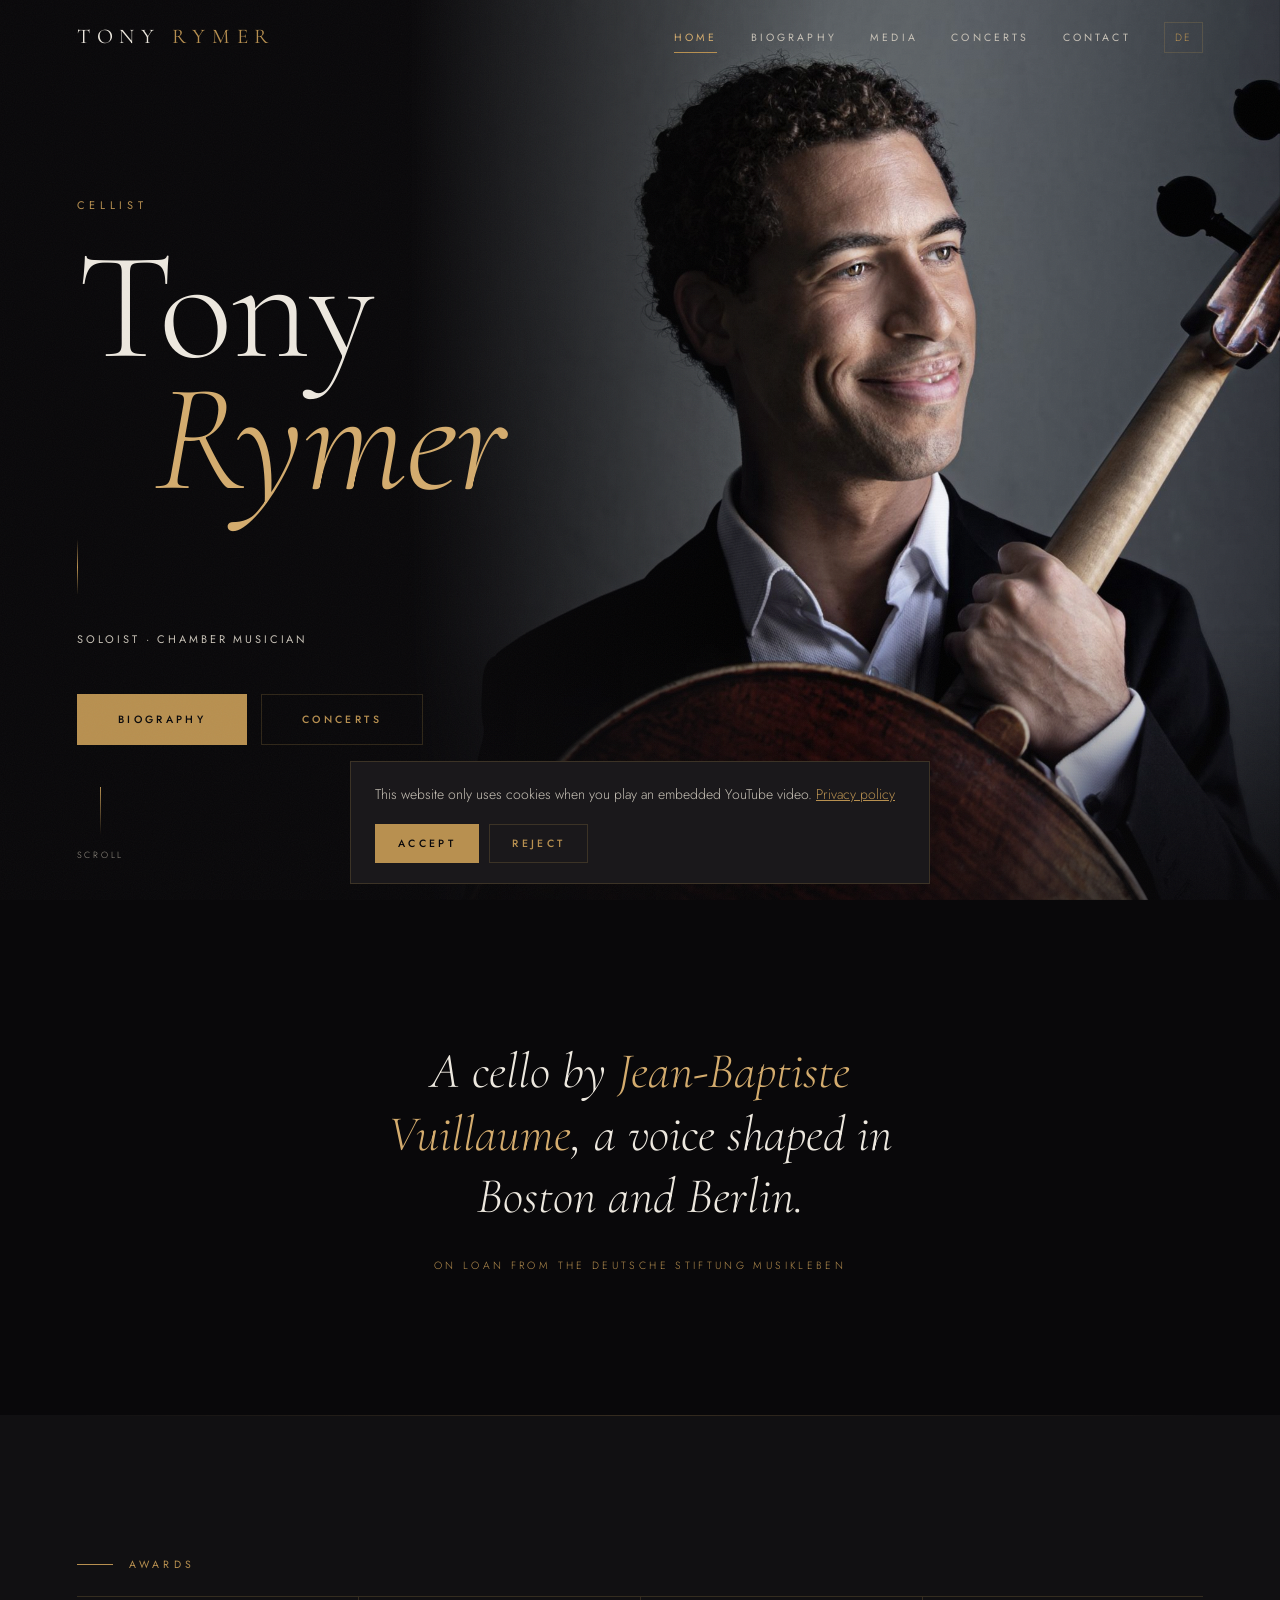
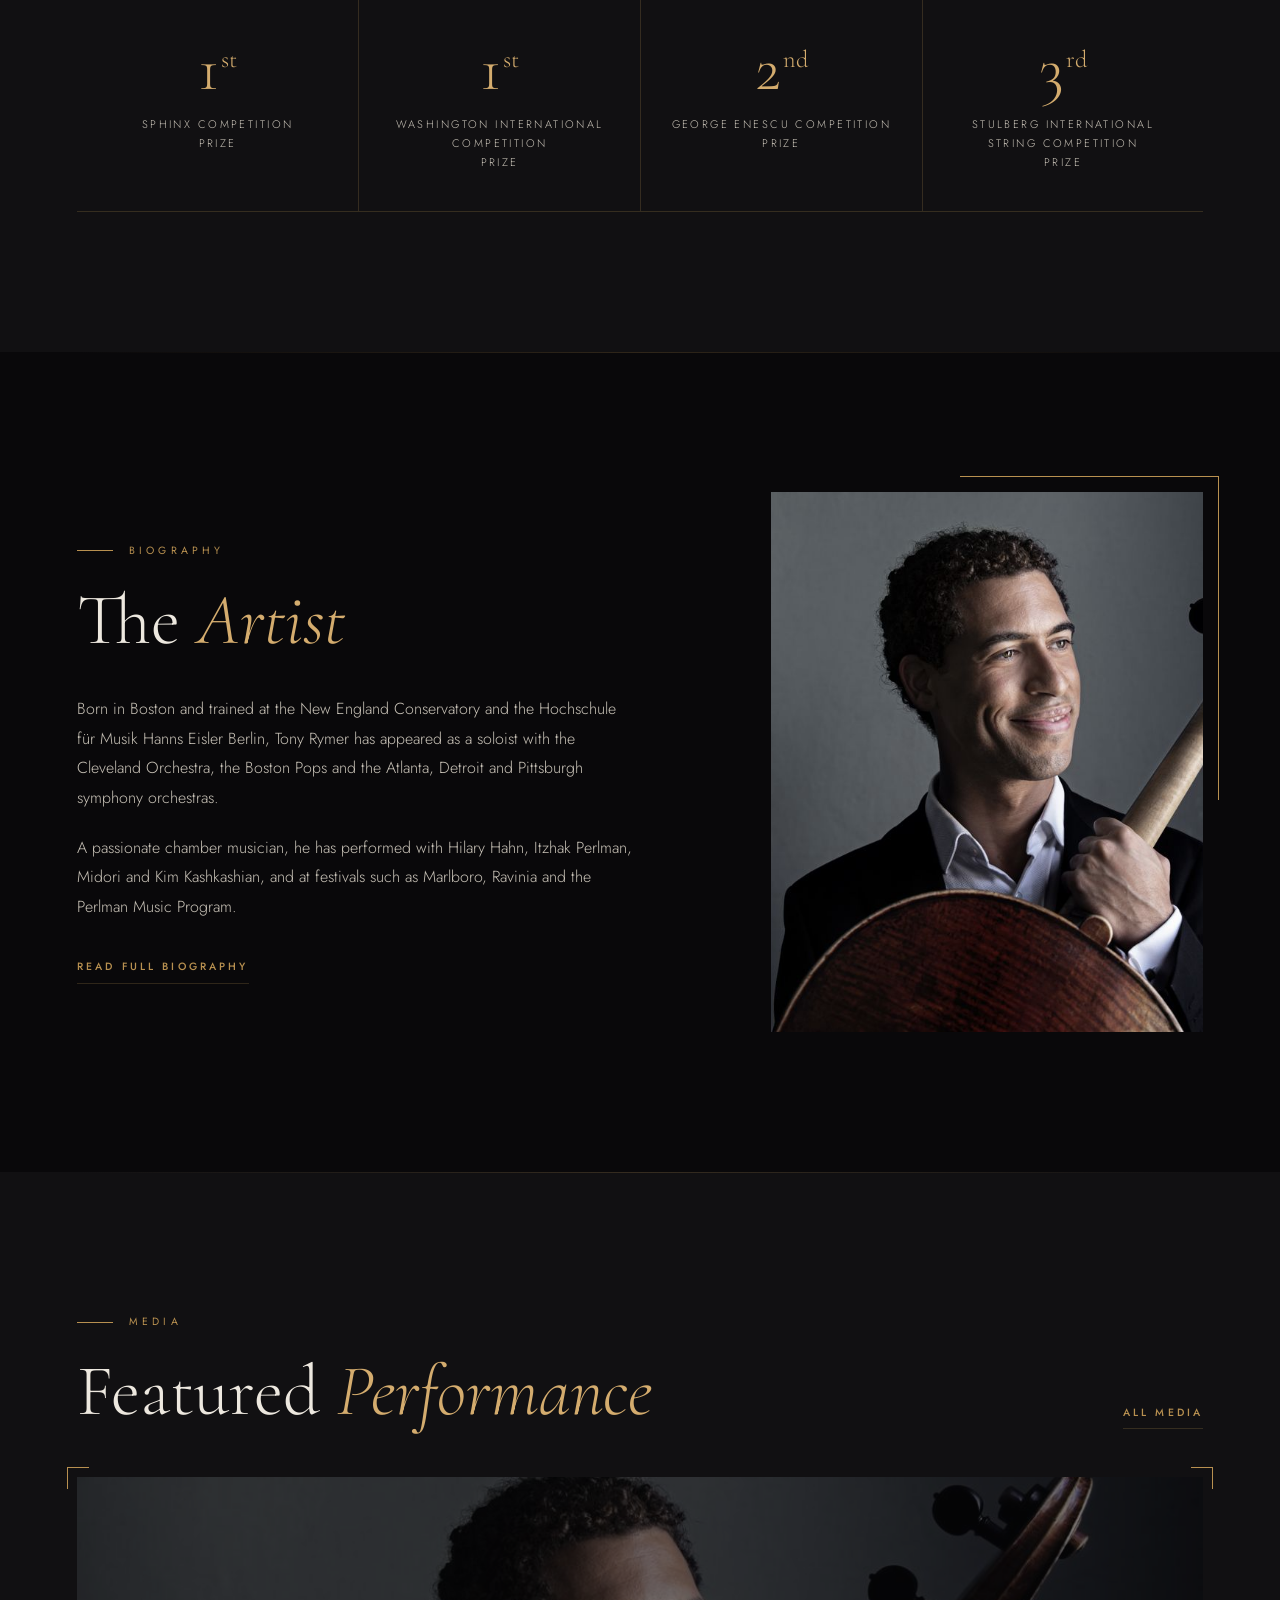
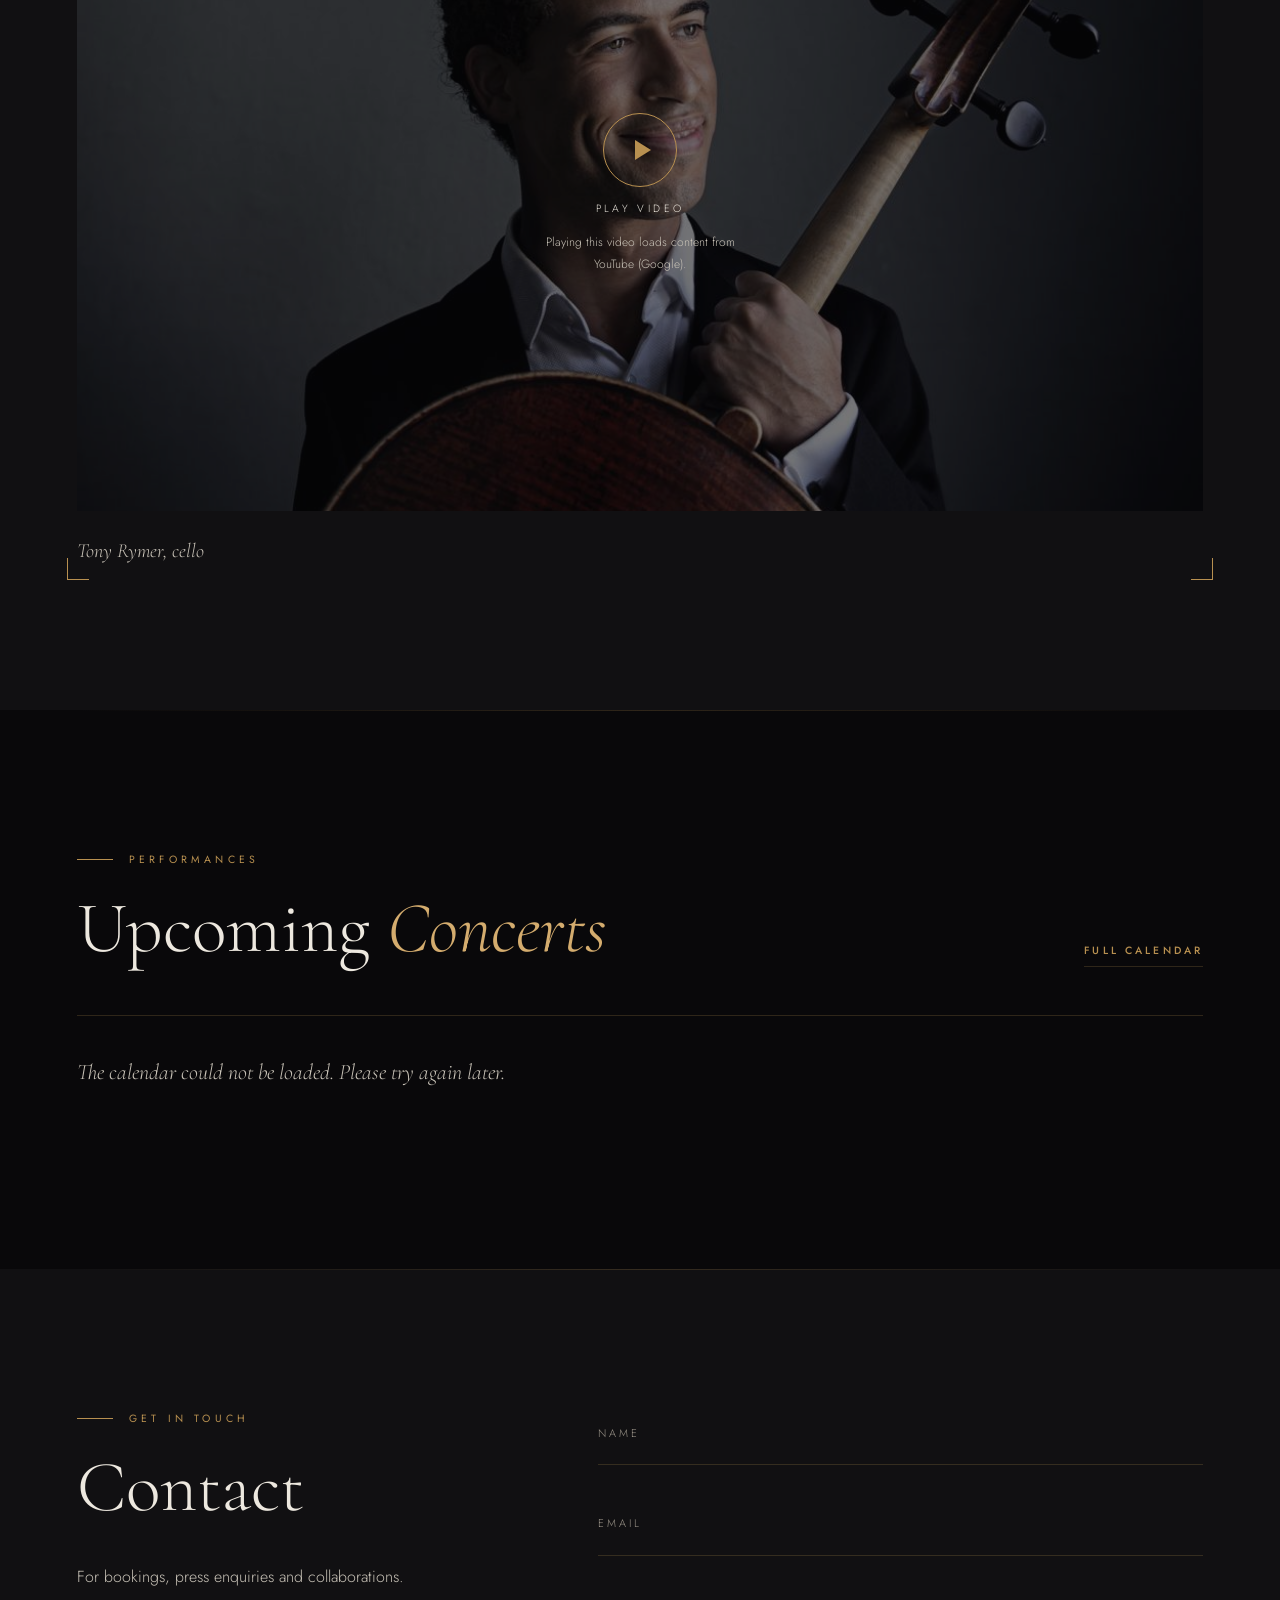
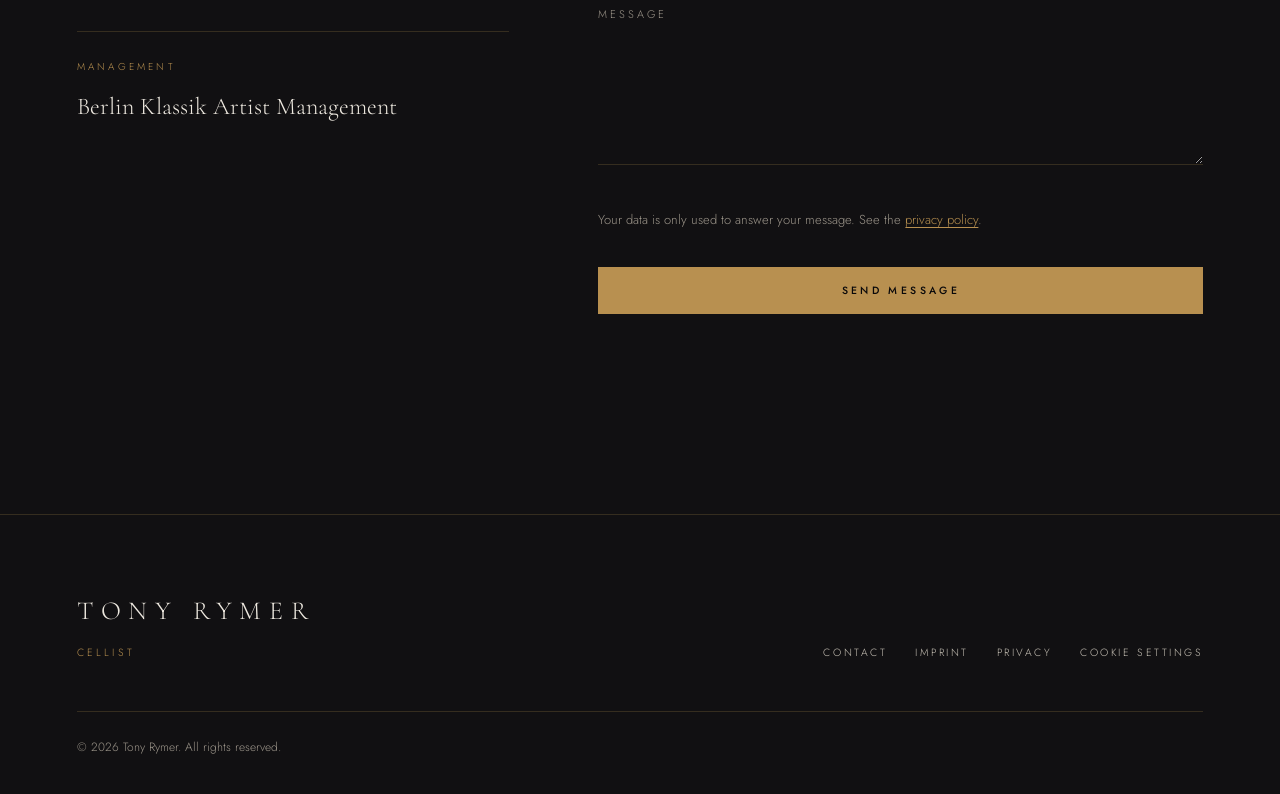
<file: index.html>
<!DOCTYPE html>
<html lang="en">
<head>
  <meta charset="UTF-8" />
  <meta name="viewport" content="width=device-width, initial-scale=1.0" />
  <title>Tony Rymer — Cellist</title>
  <meta name="description" content="Tony Rymer, cellist. Soloist and chamber musician — biography, media, concerts and contact." />
  <link rel="alternate" hreflang="en" href="index.html" />
  <link rel="alternate" hreflang="de" href="de.html" />
  <link rel="icon" href="data:image/svg+xml,%3Csvg xmlns='http://www.w3.org/2000/svg' viewBox='0 0 64 64'%3E%3Crect width='64' height='64' rx='14' fill='%2309080a'/%3E%3Ctext x='32' y='43' text-anchor='middle' font-family='Georgia,serif' font-size='30' fill='%23d4ac6e' letter-spacing='1'%3ETR%3C/text%3E%3C/svg%3E" type="image/svg+xml" />
  <link rel="apple-touch-icon" href="apple-touch-icon.png" />
  <link rel="preload" href="cormorant-garamond-latin-300-normal.woff2" as="font" type="font/woff2" crossorigin />
  <meta name="theme-color" content="#09080a" />
  <meta property="og:type" content="website" />
  <meta property="og:site_name" content="Tony Rymer" />
  <meta property="og:title" content="Tony Rymer — Cellist" />
  <meta property="og:description" content="Tony Rymer, cellist. Soloist and chamber musician — biography, media, concerts and contact." />
  <meta property="og:image" content="tony-rymer-2200.jpg" />
  <meta property="og:locale" content="en_US" />
  <meta name="twitter:card" content="summary_large_image" />
  <link rel="stylesheet" href="style.css" />
  <script type="application/ld+json">
  {"@context": "https://schema.org", "@type": "Person", "name": "Tony Rymer", "jobTitle": "Cellist", "birthPlace": "Boston", "image": "tony-rymer-2200.jpg",
    "alumniOf": [{"@type": "CollegeOrUniversity", "name": "New England Conservatory"}, {"@type": "CollegeOrUniversity", "name": "Hochschule für Musik Hanns Eisler Berlin"}]}
  </script>
</head>
<body>

  <div class="scroll-progress" aria-hidden="true"></div>
  <div class="grain" aria-hidden="true"></div>

  <!-- HEADER -->
  <header class="header" id="header">
    <div class="header-inner">
      <a href="index.html" class="logo" aria-label="Tony Rymer">TONY <span>RYMER</span></a>
      <button class="menu-btn" id="menuBtn" aria-label="Toggle navigation" aria-expanded="false">
        <span></span>
        <span></span>
      </button>
      <nav class="nav" id="nav">
        <a href="index.html" class="nav-link active" aria-current="page">Home</a>
        <a href="bio.html" class="nav-link">Biography</a>
        <a href="media.html" class="nav-link">Media</a>
        <a href="concerts.html" class="nav-link">Concerts</a>
        <a href="#contact" class="nav-link">Contact</a>
        <a href="de.html" class="nav-lang" hreflang="de" lang="de" aria-label="Deutsche Version">DE</a>
      </nav>
    </div>
  </header>

  <!-- HERO -->
  <section class="hero" id="home">
    <div class="hero-photo"><img src="tony-rymer-2200.jpg" alt="Tony Rymer with his cello" fetchpriority="high" /></div>
    <div class="hero-content">
      <p class="eyebrow reveal" style="--d:0">Cellist</p>
      <h1 class="reveal" style="--d:1">Tony<em>Rymer</em></h1>
      <div class="hero-divider reveal" style="--d:2" aria-hidden="true"></div>
      <p class="sub reveal" style="--d:3">Soloist · Chamber Musician</p>
      <div class="hero-actions reveal" style="--d:4">
        <a href="bio.html" class="btn btn--gold">Biography</a>
        <a href="concerts.html" class="btn">Concerts</a>
      </div>
    </div>
    <div class="scroll-indicator" aria-hidden="true"><div class="scroll-line"></div><span>scroll</span></div>
  </section>

  <!-- STATEMENT -->
  <section class="section statement">
    <div class="section-inner" data-animate>
      <p>A cello by <span>Jean-Baptiste Vuillaume</span>, a voice shaped in Boston and Berlin.</p>
      <small>On loan from the Deutsche Stiftung Musikleben</small>
    </div>
  </section>

  <!-- PRIZES -->
  <section class="section section--surface">
    <div class="section-inner">
      <div class="section-label" data-animate>Awards</div>
      <div class="prizes" data-animate>
        <div class="prize"><div class="prize-rank">1<sup>st</sup></div><div class="prize-name">Sphinx Competition<br />Prize</div></div>
        <div class="prize"><div class="prize-rank">1<sup>st</sup></div><div class="prize-name">Washington International Competition<br />Prize</div></div>
        <div class="prize"><div class="prize-rank">2<sup>nd</sup></div><div class="prize-name">George Enescu Competition<br />Prize</div></div>
        <div class="prize"><div class="prize-rank">3<sup>rd</sup></div><div class="prize-name">Stulberg International String Competition<br />Prize</div></div>
      </div>
    </div>
  </section>

  <!-- BIO -->
  <section class="section" id="bio">
    <div class="section-inner bio-grid">
      <div>
        <div class="section-label" data-animate>Biography</div>
        <h2 data-animate>The <em>Artist</em></h2>
        <p class="body-text" data-animate>Born in Boston and trained at the New England Conservatory and the Hochschule für Musik Hanns Eisler Berlin, Tony Rymer has appeared as a soloist with the Cleveland Orchestra, the Boston Pops and the Atlanta, Detroit and Pittsburgh symphony orchestras.</p>
        <p class="body-text" data-animate>A passionate chamber musician, he has performed with Hilary Hahn, Itzhak Perlman, Midori and Kim Kashkashian, and at festivals such as Marlboro, Ravinia and the Perlman Music Program.</p>
        <a class="text-link" href="bio.html" data-animate>Read full biography</a>
      </div>
      <figure class="bio-figure" data-animate>
        <img src="tony-rymer-1100.jpg" alt="Tony Rymer" loading="lazy" />
      </figure>
    </div>
  </section>

  <!-- MEDIA -->
  <section class="section section--surface" id="media">
    <div class="section-inner">
      <div class="section-head">
        <div>
          <div class="section-label" data-animate>Media</div>
          <h2 data-animate>Featured <em>Performance</em></h2>
        </div>
        <a class="text-link" href="media.html" data-animate>All media</a>
      </div>
      <figure class="video-wrapper" data-animate>
        <div class="video-corners" aria-hidden="true"><span class="corner tl"></span><span class="corner tr"></span><span class="corner bl"></span><span class="corner br"></span></div>
        <div class="video-frame" data-video="grtOob1WED0" data-title="Tony Rymer, cello" style="background-image:url('tony-rymer-1100.jpg')">
          <button class="video-consent" type="button">
            <span class="video-consent__play" aria-hidden="true"></span>
            <span class="video-consent__text">Play video</span>
            <span class="video-consent__note">Playing this video loads content from YouTube (Google).</span>
          </button>
        </div>
        <figcaption class="video-caption">Tony Rymer, cello</figcaption>
      </figure>
    </div>
  </section>

  <!-- CONCERTS -->
  <section class="section" id="calendar">
    <div class="section-inner">
      <div class="section-head">
        <div>
          <div class="section-label" data-animate>Performances</div>
          <h2 data-animate>Upcoming <em>Concerts</em></h2>
        </div>
        <a class="text-link" href="concerts.html" data-animate>Full calendar</a>
      </div>
      <div class="events" id="eventsList" data-sheet="1pydU2JADQagQDdhWXr5INKmDRZ-MXWf9yGnrt_BLsj0" data-limit="3">
        <p>Loading concerts…</p>
      </div>
    </div>
  </section>

  <!-- CONTACT -->
  <section class="section section--surface" id="contact">
    <div class="section-inner contact-grid">
      <div class="contact-aside">
        <div class="section-label" data-animate>Get in touch</div>
        <h2 data-animate>Contact</h2>
        <p class="body-text" data-animate>For bookings, press enquiries and collaborations.</p>
        <div class="management" data-animate>
          <small>Management</small>
          <a href="https://www.berlinklassikartistmanagement.com/" target="_blank" rel="noopener noreferrer">Berlin Klassik Artist Management</a>
        </div>
      </div>
      <form class="form" id="contactForm" action="https://api.web3forms.com/submit" method="POST" data-animate>
        <!-- WEB3FORMS: paste Tony's access key here -->
        <input type="hidden" name="access_key" value="PASTE-TONY-WEB3FORMS-ACCESS-KEY" />
        <input type="hidden" name="subject" value="New message from tonyrymer website (EN)" />
        <input type="hidden" name="from_name" value="Tony Rymer — Website" />
        <input type="checkbox" name="botcheck" style="display:none" tabindex="-1" autocomplete="off" />
        <div class="form-group">
          <input type="text" id="f-name" name="name" placeholder=" " autocomplete="name" required />
          <label for="f-name">Name</label>
          <div class="form-line"></div>
        </div>
        <div class="form-group">
          <input type="email" id="f-email" name="email" placeholder=" " autocomplete="email" required />
          <label for="f-email">Email</label>
          <div class="form-line"></div>
        </div>
        <div class="form-group">
          <textarea id="f-msg" name="message" placeholder=" " rows="5" required></textarea>
          <label for="f-msg">Message</label>
          <div class="form-line"></div>
        </div>
        <p class="form-note">Your data is only used to answer your message. See the <a href="privacy.html">privacy policy</a>.</p>
        <button class="btn btn--gold btn--full" type="submit" id="sendBtn">Send message</button>
        <p class="form-status" id="formStatus" aria-live="polite"></p>
      </form>
    </div>
  </section>


  <!-- FOOTER -->
  <footer class="footer">
    <div class="footer-inner">
      <div>
        <div class="footer-logo">TONY RYMER</div>
        <div class="footer-role">Cellist</div>
      </div>
      <nav class="footer-nav">
        <a href="#contact" class="footer-link">Contact</a>
        <a href="imprint.html" class="footer-link">Imprint</a>
        <a href="privacy.html" class="footer-link">Privacy</a>
        <a href="#" class="footer-link" data-cookie-reset>Cookie settings</a>
      </nav>
    </div>
    <div class="footer-bottom">&copy; <span id="year"></span> Tony Rymer. All rights reserved.</div>
  </footer>

  <!-- COOKIE BANNER (only on pages with YouTube videos) -->
  <div class="cookie-banner" id="cookieBanner" role="dialog" aria-label="Cookies" style="display:none;">
    <p>This website only uses cookies when you play an embedded YouTube video. <a href="privacy.html">Privacy policy</a></p>
    <div class="cookie-actions">
      <button class="btn btn--gold" type="button" onclick="acceptCookies()">Accept</button>
      <button class="btn" type="button" onclick="rejectCookies()">Reject</button>
    </div>
  </div>

  <script src="site.js"></script>
  <script src="concerts.js"></script>
</body>
</html>
</file>
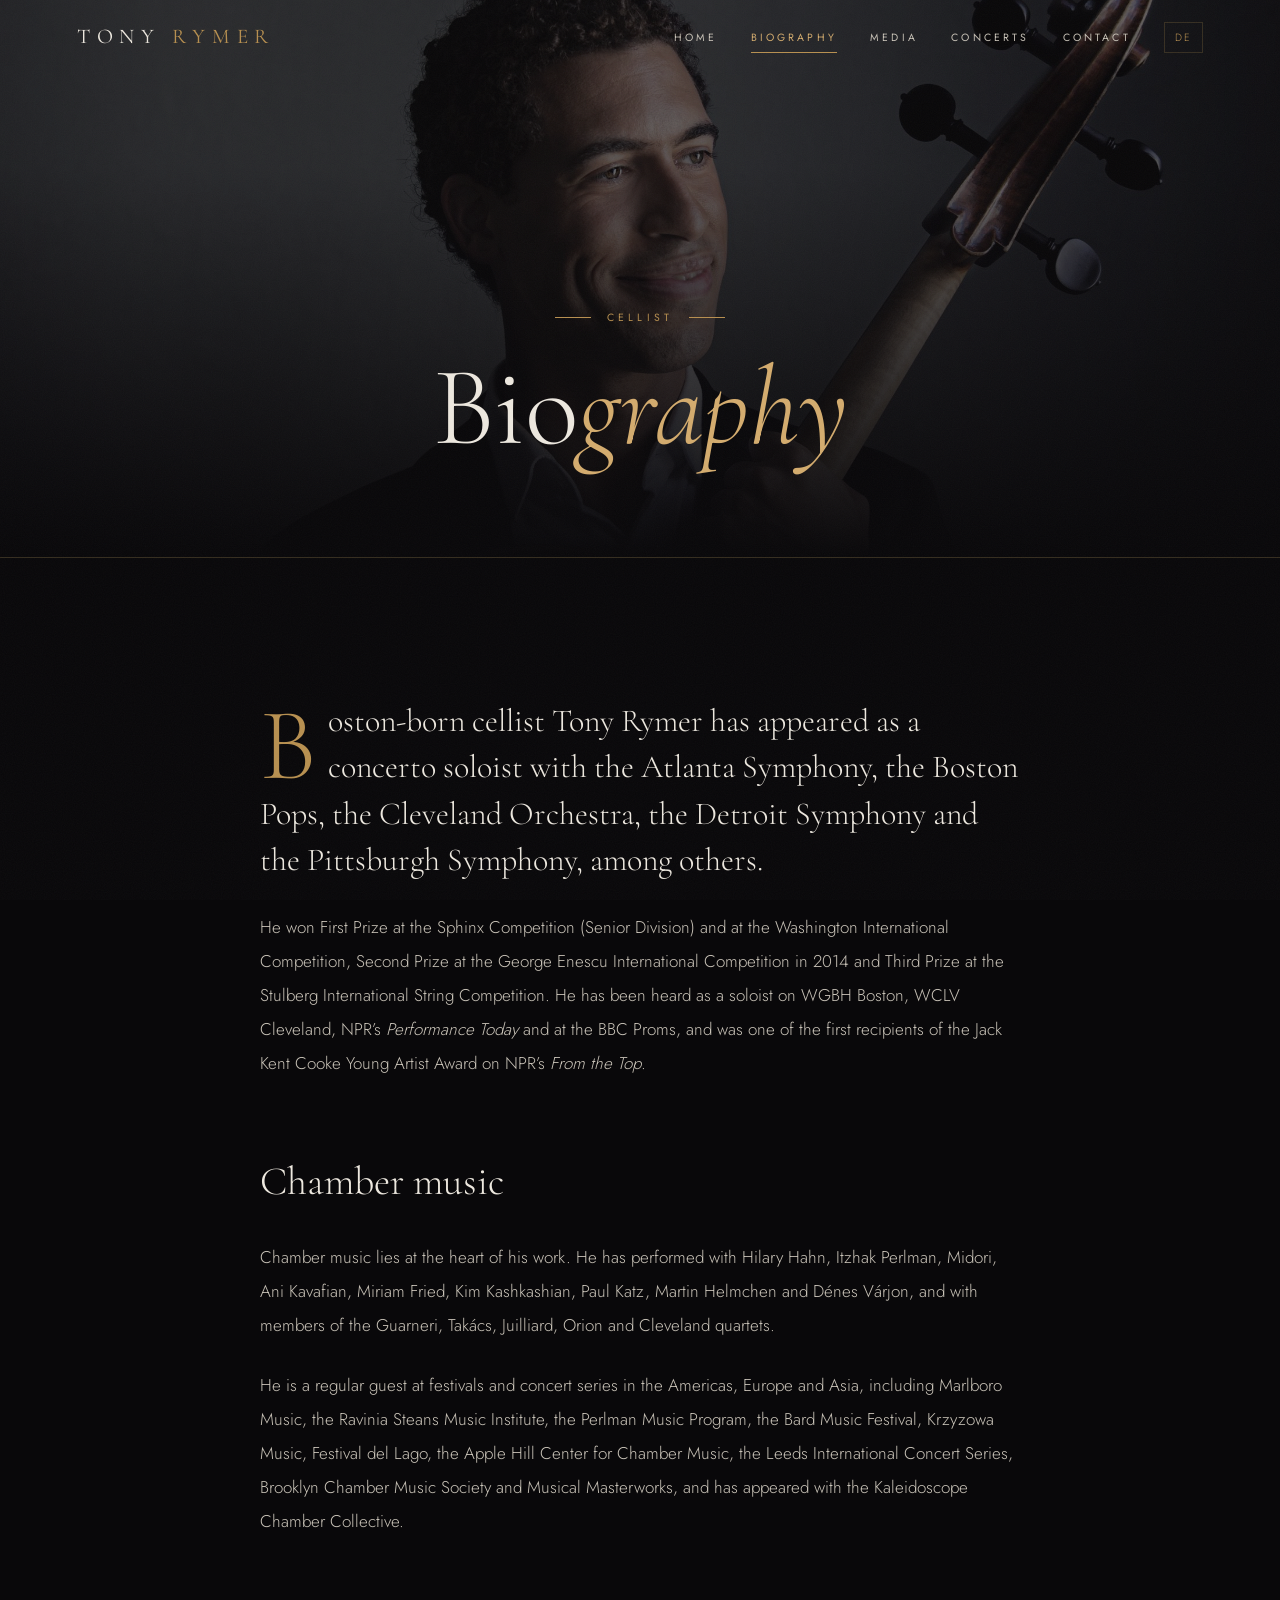
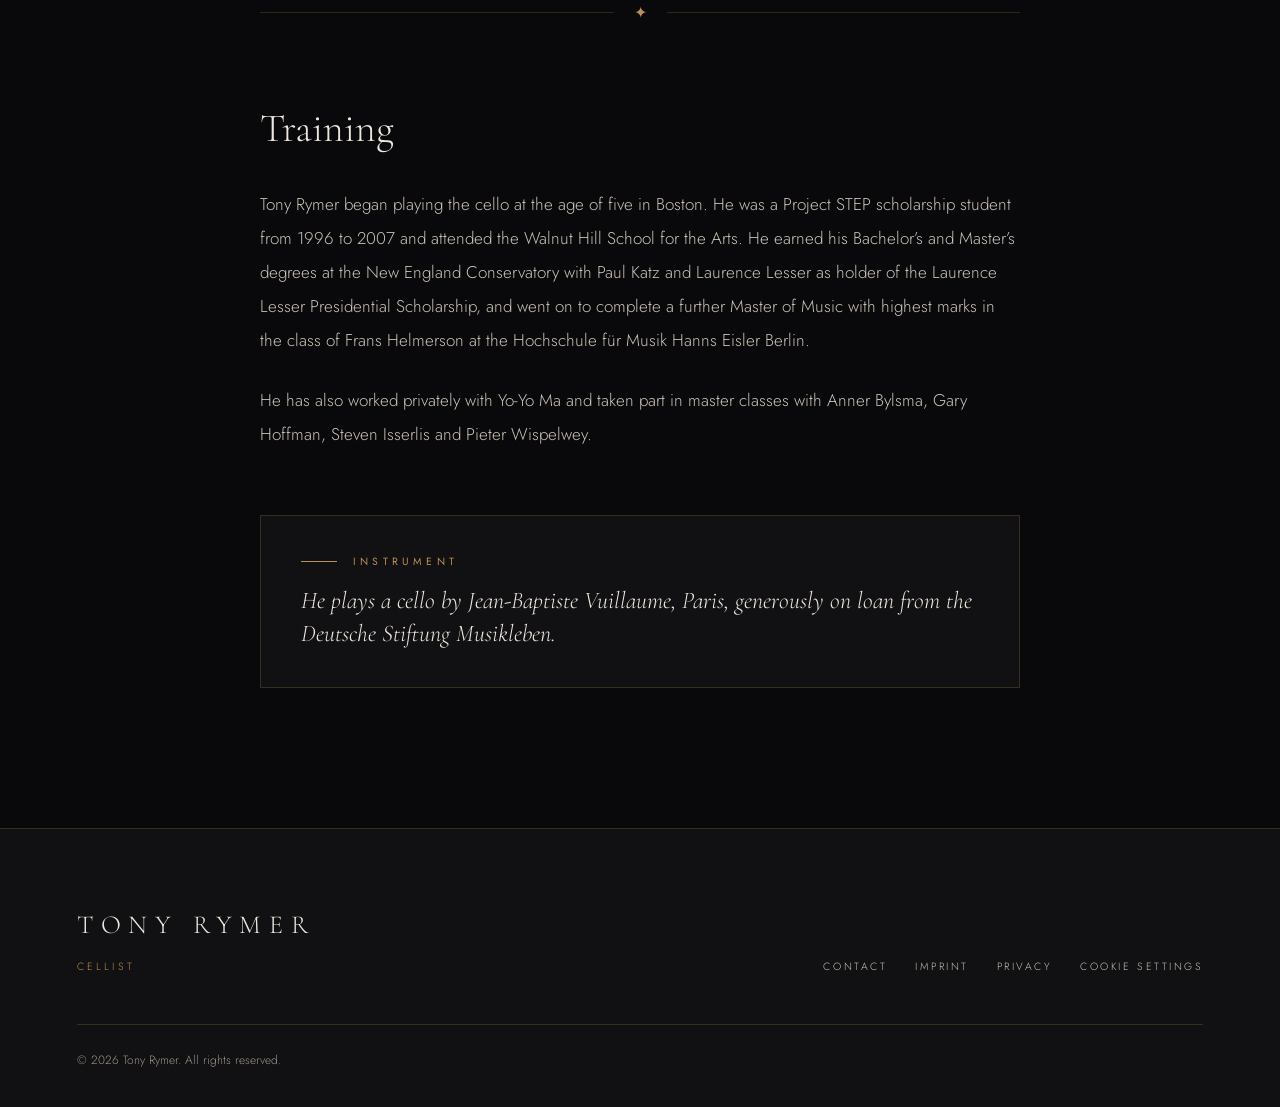
<file: bio.html>
<!DOCTYPE html>
<html lang="en">
<head>
  <meta charset="UTF-8" />
  <meta name="viewport" content="width=device-width, initial-scale=1.0" />
  <title>Biography — Tony Rymer, Cellist</title>
  <meta name="description" content="Biography of cellist Tony Rymer." />
  <link rel="alternate" hreflang="en" href="bio.html" />
  <link rel="alternate" hreflang="de" href="biografie.html" />
  <link rel="icon" href="data:image/svg+xml,%3Csvg xmlns='http://www.w3.org/2000/svg' viewBox='0 0 64 64'%3E%3Crect width='64' height='64' rx='14' fill='%2309080a'/%3E%3Ctext x='32' y='43' text-anchor='middle' font-family='Georgia,serif' font-size='30' fill='%23d4ac6e' letter-spacing='1'%3ETR%3C/text%3E%3C/svg%3E" type="image/svg+xml" />
  <link rel="apple-touch-icon" href="apple-touch-icon.png" />
  <link rel="preload" href="cormorant-garamond-latin-300-normal.woff2" as="font" type="font/woff2" crossorigin />
  <meta name="theme-color" content="#09080a" />
  <meta property="og:type" content="website" />
  <meta property="og:site_name" content="Tony Rymer" />
  <meta property="og:title" content="Biography — Tony Rymer, Cellist" />
  <meta property="og:description" content="Biography of cellist Tony Rymer." />
  <meta property="og:image" content="tony-rymer-2200.jpg" />
  <meta property="og:locale" content="en_US" />
  <meta name="twitter:card" content="summary_large_image" />
  <link rel="stylesheet" href="style.css" />
</head>
<body>

  <div class="scroll-progress" aria-hidden="true"></div>
  <div class="grain" aria-hidden="true"></div>

  <!-- HEADER -->
  <header class="header" id="header">
    <div class="header-inner">
      <a href="index.html" class="logo" aria-label="Tony Rymer">TONY <span>RYMER</span></a>
      <button class="menu-btn" id="menuBtn" aria-label="Toggle navigation" aria-expanded="false">
        <span></span>
        <span></span>
      </button>
      <nav class="nav" id="nav">
        <a href="index.html" class="nav-link">Home</a>
        <a href="bio.html" class="nav-link active" aria-current="page">Biography</a>
        <a href="media.html" class="nav-link">Media</a>
        <a href="concerts.html" class="nav-link">Concerts</a>
        <a href="index.html#contact" class="nav-link">Contact</a>
        <a href="biografie.html" class="nav-lang" hreflang="de" lang="de" aria-label="Deutsche Version">DE</a>
      </nav>
    </div>
  </header>

  <section class="page-hero page-hero--photo">
    <img src="tony-rymer-2200.jpg" alt="" />
    <div>
      <div class="section-label">Cellist</div>
      <h1>Bio<em>graphy</em></h1>
    </div>
  </section>

  <section class="section" id="bio">
    <div class="section-inner">
      <div class="bio-body">
        <p class="body-text lead" data-animate>Boston-born cellist Tony Rymer has appeared as a concerto soloist with the Atlanta Symphony, the Boston Pops, the Cleveland Orchestra, the Detroit Symphony and the Pittsburgh Symphony, among others.</p>
        <p class="body-text" data-animate>He won First Prize at the Sphinx Competition (Senior Division) and at the Washington International Competition, Second Prize at the George Enescu International Competition in 2014 and Third Prize at the Stulberg International String Competition. He has been heard as a soloist on WGBH Boston, WCLV Cleveland, NPR’s <em>Performance Today</em> and at the BBC Proms, and was one of the first recipients of the Jack Kent Cooke Young Artist Award on NPR’s <em>From the Top</em>.</p>
        <span class="bio-chapter" data-animate>Chamber music</span>
        <p class="body-text" data-animate>Chamber music lies at the heart of his work. He has performed with Hilary Hahn, Itzhak Perlman, Midori, Ani Kavafian, Miriam Fried, Kim Kashkashian, Paul Katz, Martin Helmchen and Dénes Várjon, and with members of the Guarneri, Takács, Juilliard, Orion and Cleveland quartets.</p>
        <p class="body-text" data-animate>He is a regular guest at festivals and concert series in the Americas, Europe and Asia, including Marlboro Music, the Ravinia Steans Music Institute, the Perlman Music Program, the Bard Music Festival, Krzyzowa Music, Festival del Lago, the Apple Hill Center for Chamber Music, the Leeds International Concert Series, Brooklyn Chamber Music Society and Musical Masterworks, and has appeared with the Kaleidoscope Chamber Collective.</p>
        <div class="ornament" data-animate aria-hidden="true"><span>✦</span></div>
        <span class="bio-chapter" data-animate>Training</span>
        <p class="body-text" data-animate>Tony Rymer began playing the cello at the age of five in Boston. He was a Project STEP scholarship student from 1996 to 2007 and attended the Walnut Hill School for the Arts. He earned his Bachelor’s and Master’s degrees at the New England Conservatory with Paul Katz and Laurence Lesser as holder of the Laurence Lesser Presidential Scholarship, and went on to complete a further Master of Music with highest marks in the class of Frans Helmerson at the Hochschule für Musik Hanns Eisler Berlin.</p>
        <p class="body-text" data-animate>He has also worked privately with Yo-Yo Ma and taken part in master classes with Anner Bylsma, Gary Hoffman, Steven Isserlis and Pieter Wispelwey.</p>
        <div class="instrument" data-animate>
          <div class="section-label">Instrument</div>
          <p>He plays a cello by Jean-Baptiste Vuillaume, Paris, generously on loan from the Deutsche Stiftung Musikleben.</p>
        </div>
      </div>
    </div>
  </section>


  <!-- FOOTER -->
  <footer class="footer">
    <div class="footer-inner">
      <div>
        <div class="footer-logo">TONY RYMER</div>
        <div class="footer-role">Cellist</div>
      </div>
      <nav class="footer-nav">
        <a href="index.html#contact" class="footer-link">Contact</a>
        <a href="imprint.html" class="footer-link">Imprint</a>
        <a href="privacy.html" class="footer-link">Privacy</a>
        <a href="#" class="footer-link" data-cookie-reset>Cookie settings</a>
      </nav>
    </div>
    <div class="footer-bottom">&copy; <span id="year"></span> Tony Rymer. All rights reserved.</div>
  </footer>

  <!-- COOKIE BANNER (only on pages with YouTube videos) -->
  <div class="cookie-banner" id="cookieBanner" role="dialog" aria-label="Cookies" style="display:none;">
    <p>This website only uses cookies when you play an embedded YouTube video. <a href="privacy.html">Privacy policy</a></p>
    <div class="cookie-actions">
      <button class="btn btn--gold" type="button" onclick="acceptCookies()">Accept</button>
      <button class="btn" type="button" onclick="rejectCookies()">Reject</button>
    </div>
  </div>

  <script src="site.js"></script>
</body>
</html>
</file>
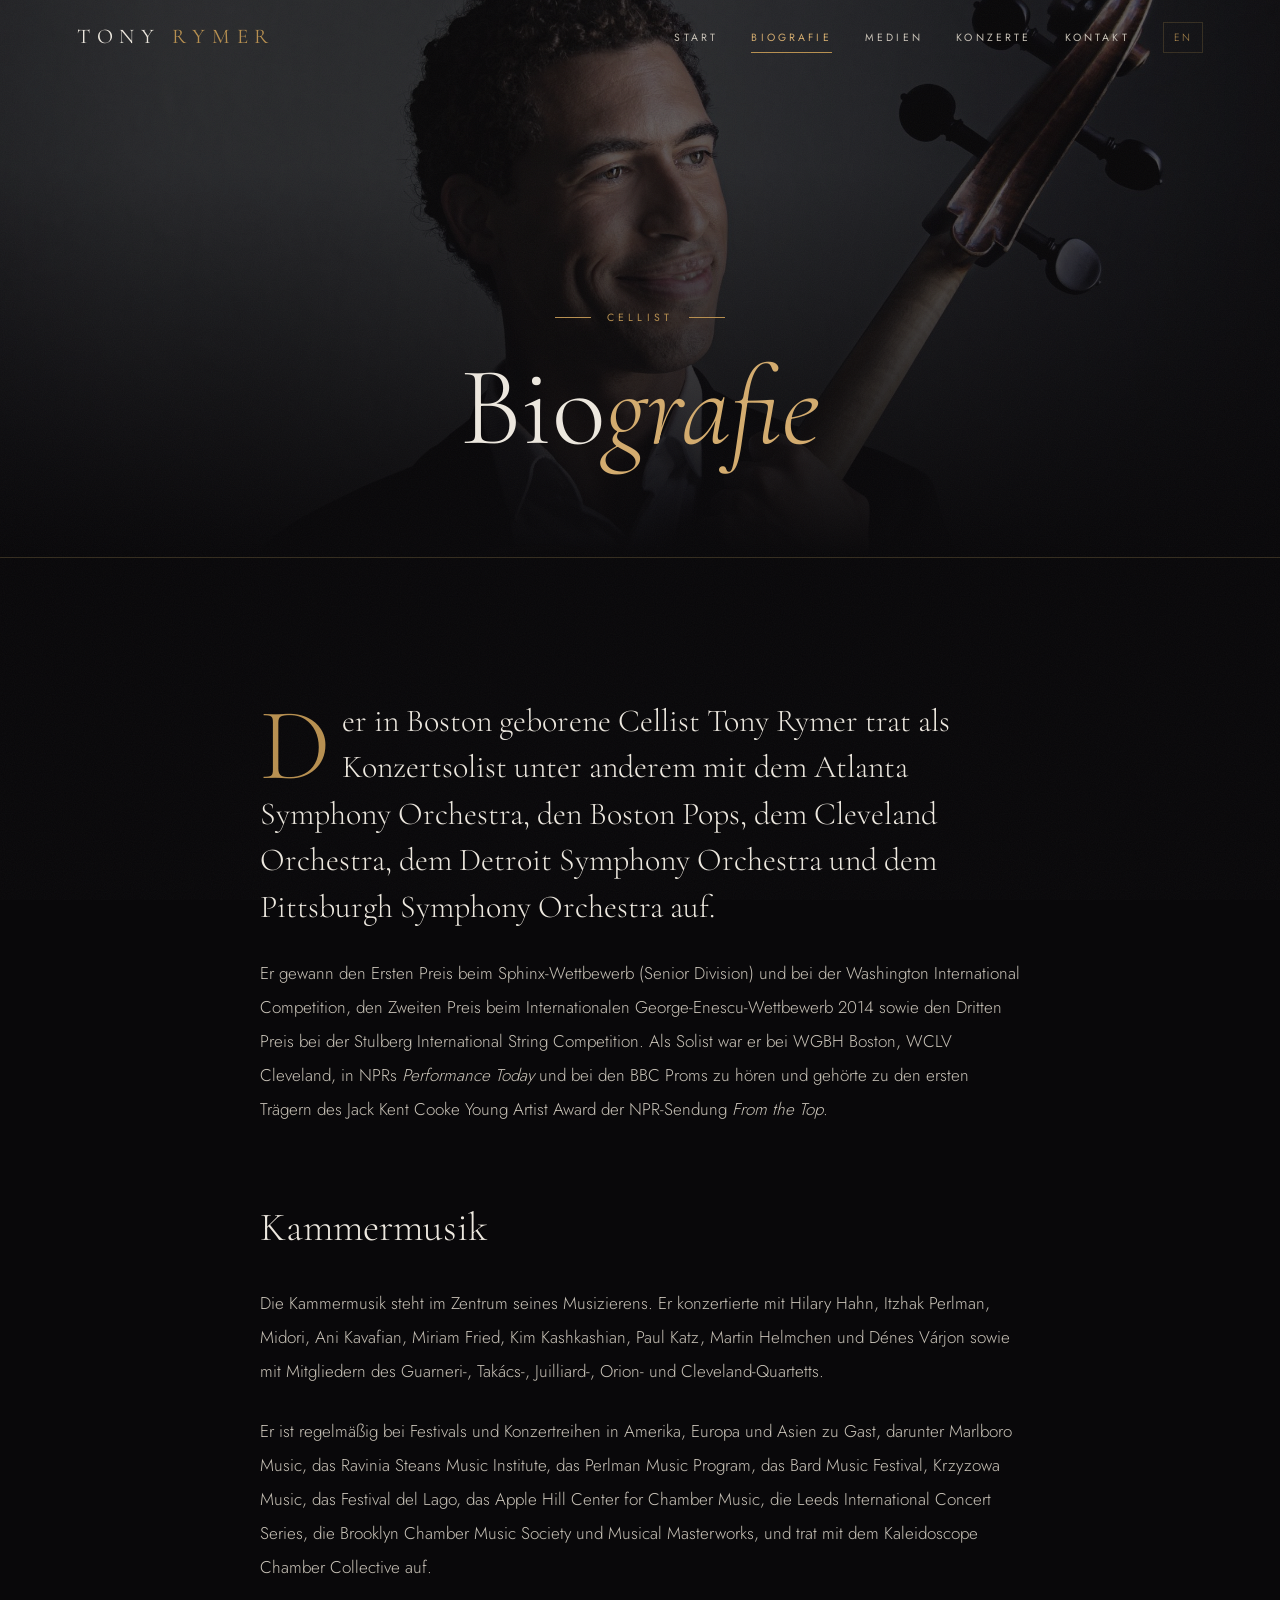
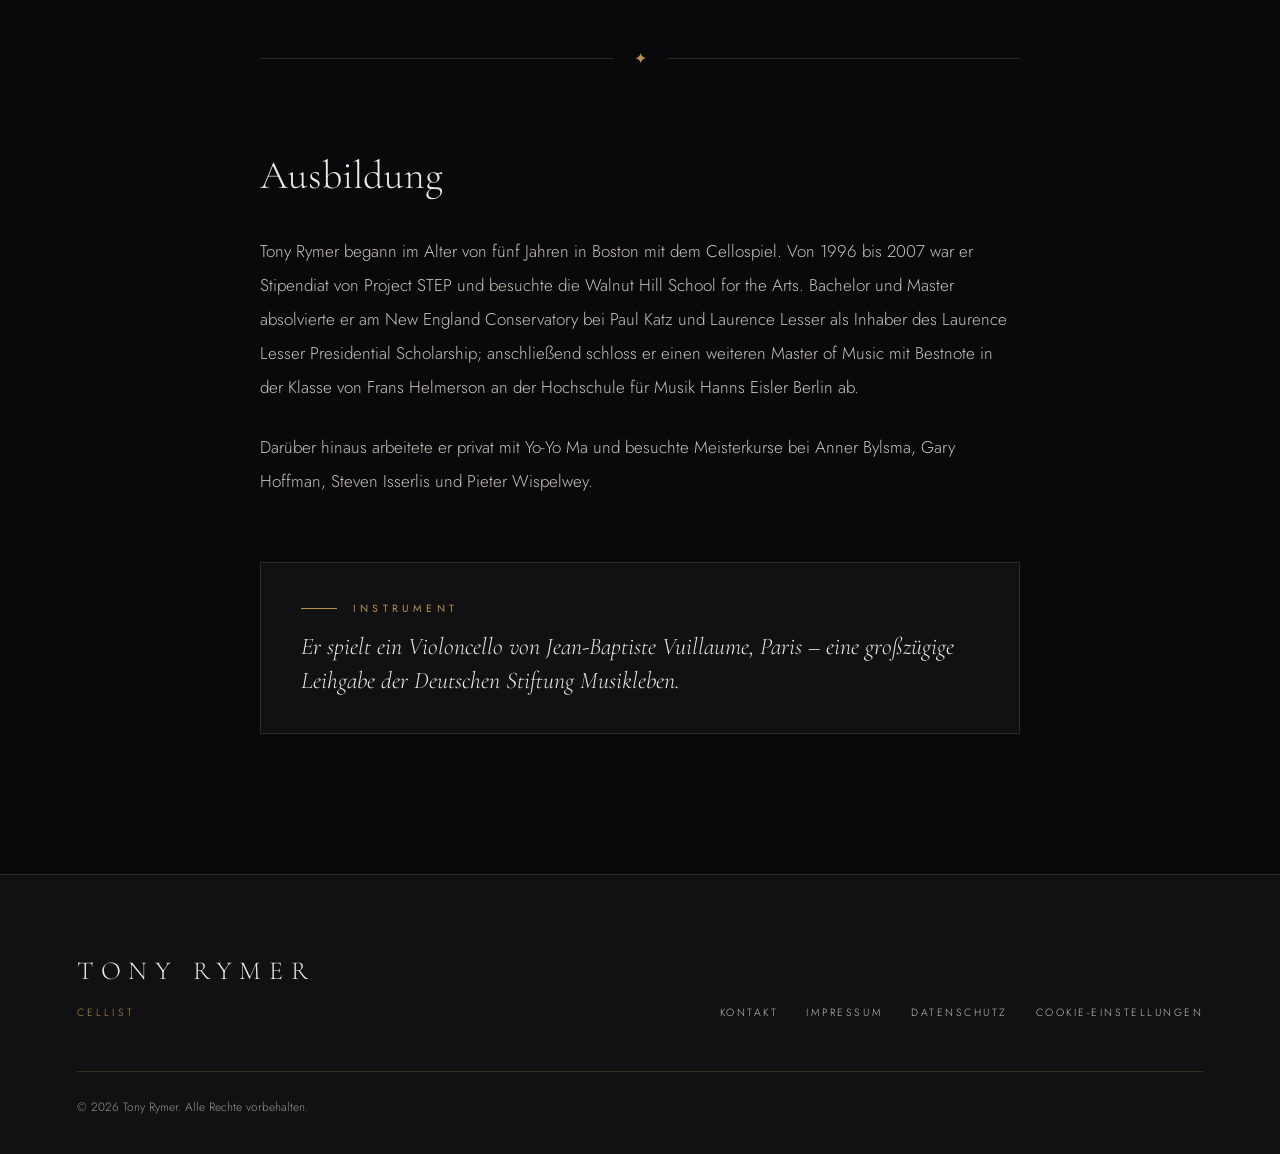
<file: biografie.html>
<!DOCTYPE html>
<html lang="de">
<head>
  <meta charset="UTF-8" />
  <meta name="viewport" content="width=device-width, initial-scale=1.0" />
  <title>Biografie — Tony Rymer, Cellist</title>
  <meta name="description" content="Biografie des Cellisten Tony Rymer." />
  <link rel="alternate" hreflang="en" href="bio.html" />
  <link rel="alternate" hreflang="de" href="biografie.html" />
  <link rel="icon" href="data:image/svg+xml,%3Csvg xmlns='http://www.w3.org/2000/svg' viewBox='0 0 64 64'%3E%3Crect width='64' height='64' rx='14' fill='%2309080a'/%3E%3Ctext x='32' y='43' text-anchor='middle' font-family='Georgia,serif' font-size='30' fill='%23d4ac6e' letter-spacing='1'%3ETR%3C/text%3E%3C/svg%3E" type="image/svg+xml" />
  <link rel="apple-touch-icon" href="apple-touch-icon.png" />
  <link rel="preload" href="cormorant-garamond-latin-300-normal.woff2" as="font" type="font/woff2" crossorigin />
  <meta name="theme-color" content="#09080a" />
  <meta property="og:type" content="website" />
  <meta property="og:site_name" content="Tony Rymer" />
  <meta property="og:title" content="Biografie — Tony Rymer, Cellist" />
  <meta property="og:description" content="Biografie des Cellisten Tony Rymer." />
  <meta property="og:image" content="tony-rymer-2200.jpg" />
  <meta property="og:locale" content="de_DE" />
  <meta name="twitter:card" content="summary_large_image" />
  <link rel="stylesheet" href="style.css" />
</head>
<body>

  <div class="scroll-progress" aria-hidden="true"></div>
  <div class="grain" aria-hidden="true"></div>

  <!-- HEADER -->
  <header class="header" id="header">
    <div class="header-inner">
      <a href="de.html" class="logo" aria-label="Tony Rymer">TONY <span>RYMER</span></a>
      <button class="menu-btn" id="menuBtn" aria-label="Menü öffnen oder schließen" aria-expanded="false">
        <span></span>
        <span></span>
      </button>
      <nav class="nav" id="nav">
        <a href="de.html" class="nav-link">Start</a>
        <a href="biografie.html" class="nav-link active" aria-current="page">Biografie</a>
        <a href="medien.html" class="nav-link">Medien</a>
        <a href="konzerte.html" class="nav-link">Konzerte</a>
        <a href="de.html#contact" class="nav-link">Kontakt</a>
        <a href="bio.html" class="nav-lang" hreflang="en" lang="en" aria-label="English version">EN</a>
      </nav>
    </div>
  </header>

  <section class="page-hero page-hero--photo">
    <img src="tony-rymer-2200.jpg" alt="" />
    <div>
      <div class="section-label">Cellist</div>
      <h1>Bio<em>grafie</em></h1>
    </div>
  </section>

  <section class="section" id="bio">
    <div class="section-inner">
      <div class="bio-body">
        <p class="body-text lead" data-animate>Der in Boston geborene Cellist Tony Rymer trat als Konzertsolist unter anderem mit dem Atlanta Symphony Orchestra, den Boston Pops, dem Cleveland Orchestra, dem Detroit Symphony Orchestra und dem Pittsburgh Symphony Orchestra auf.</p>
        <p class="body-text" data-animate>Er gewann den Ersten Preis beim Sphinx-Wettbewerb (Senior Division) und bei der Washington International Competition, den Zweiten Preis beim Internationalen George-Enescu-Wettbewerb 2014 sowie den Dritten Preis bei der Stulberg International String Competition. Als Solist war er bei WGBH Boston, WCLV Cleveland, in NPRs <em>Performance Today</em> und bei den BBC Proms zu hören und gehörte zu den ersten Trägern des Jack Kent Cooke Young Artist Award der NPR-Sendung <em>From the Top</em>.</p>
        <span class="bio-chapter" data-animate>Kammermusik</span>
        <p class="body-text" data-animate>Die Kammermusik steht im Zentrum seines Musizierens. Er konzertierte mit Hilary Hahn, Itzhak Perlman, Midori, Ani Kavafian, Miriam Fried, Kim Kashkashian, Paul Katz, Martin Helmchen und Dénes Várjon sowie mit Mitgliedern des Guarneri-, Takács-, Juilliard-, Orion- und Cleveland-Quartetts.</p>
        <p class="body-text" data-animate>Er ist regelmäßig bei Festivals und Konzertreihen in Amerika, Europa und Asien zu Gast, darunter Marlboro Music, das Ravinia Steans Music Institute, das Perlman Music Program, das Bard Music Festival, Krzyzowa Music, das Festival del Lago, das Apple Hill Center for Chamber Music, die Leeds International Concert Series, die Brooklyn Chamber Music Society und Musical Masterworks, und trat mit dem Kaleidoscope Chamber Collective auf.</p>
        <div class="ornament" data-animate aria-hidden="true"><span>✦</span></div>
        <span class="bio-chapter" data-animate>Ausbildung</span>
        <p class="body-text" data-animate>Tony Rymer begann im Alter von fünf Jahren in Boston mit dem Cellospiel. Von 1996 bis 2007 war er Stipendiat von Project STEP und besuchte die Walnut Hill School for the Arts. Bachelor und Master absolvierte er am New England Conservatory bei Paul Katz und Laurence Lesser als Inhaber des Laurence Lesser Presidential Scholarship; anschließend schloss er einen weiteren Master of Music mit Bestnote in der Klasse von Frans Helmerson an der Hochschule für Musik Hanns Eisler Berlin ab.</p>
        <p class="body-text" data-animate>Darüber hinaus arbeitete er privat mit Yo-Yo Ma und besuchte Meisterkurse bei Anner Bylsma, Gary Hoffman, Steven Isserlis und Pieter Wispelwey.</p>
        <div class="instrument" data-animate>
          <div class="section-label">Instrument</div>
          <p>Er spielt ein Violoncello von Jean-Baptiste Vuillaume, Paris – eine großzügige Leihgabe der Deutschen Stiftung Musikleben.</p>
        </div>
      </div>
    </div>
  </section>


  <!-- FOOTER -->
  <footer class="footer">
    <div class="footer-inner">
      <div>
        <div class="footer-logo">TONY RYMER</div>
        <div class="footer-role">Cellist</div>
      </div>
      <nav class="footer-nav">
        <a href="de.html#contact" class="footer-link">Kontakt</a>
        <a href="impressum.html" class="footer-link">Impressum</a>
        <a href="datenschutz.html" class="footer-link">Datenschutz</a>
        <a href="#" class="footer-link" data-cookie-reset>Cookie-Einstellungen</a>
      </nav>
    </div>
    <div class="footer-bottom">&copy; <span id="year"></span> Tony Rymer. Alle Rechte vorbehalten.</div>
  </footer>

  <!-- COOKIE BANNER (only on pages with YouTube videos) -->
  <div class="cookie-banner" id="cookieBanner" role="dialog" aria-label="Cookies" style="display:none;">
    <p>Diese Website verwendet Cookies nur, wenn Sie ein eingebettetes YouTube-Video abspielen. <a href="datenschutz.html">Datenschutzerklärung</a></p>
    <div class="cookie-actions">
      <button class="btn btn--gold" type="button" onclick="acceptCookies()">Akzeptieren</button>
      <button class="btn" type="button" onclick="rejectCookies()">Ablehnen</button>
    </div>
  </div>

  <script src="site.js"></script>
</body>
</html>
</file>
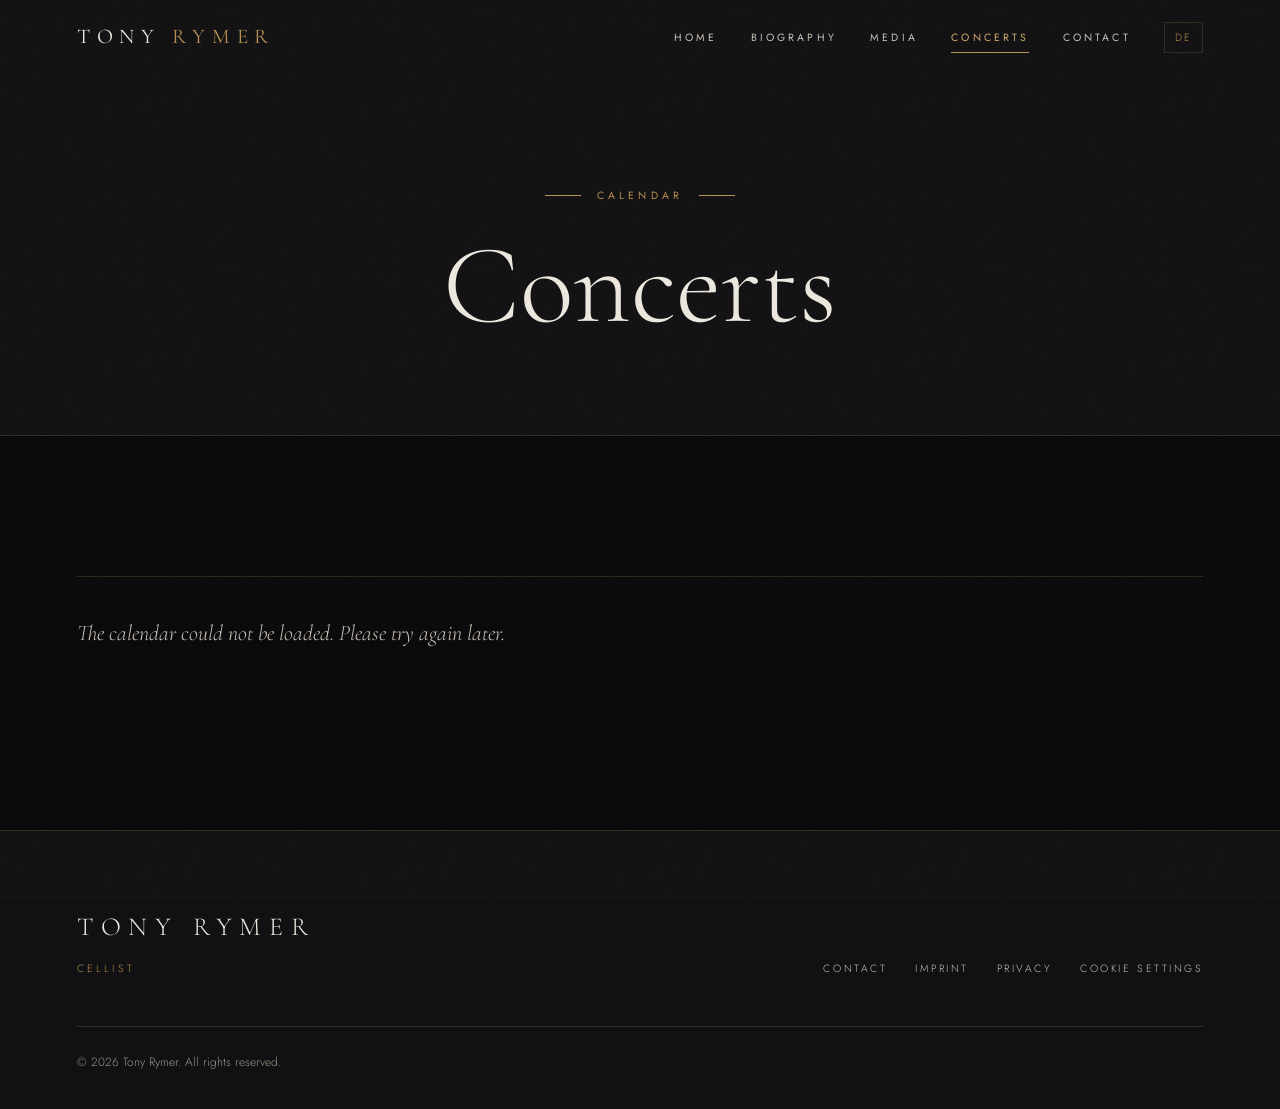
<file: concerts.html>
<!DOCTYPE html>
<html lang="en">
<head>
  <meta charset="UTF-8" />
  <meta name="viewport" content="width=device-width, initial-scale=1.0" />
  <title>Concerts — Tony Rymer, Cellist</title>
  <meta name="description" content="Upcoming concerts of cellist Tony Rymer." />
  <link rel="alternate" hreflang="en" href="concerts.html" />
  <link rel="alternate" hreflang="de" href="konzerte.html" />
  <link rel="icon" href="data:image/svg+xml,%3Csvg xmlns='http://www.w3.org/2000/svg' viewBox='0 0 64 64'%3E%3Crect width='64' height='64' rx='14' fill='%2309080a'/%3E%3Ctext x='32' y='43' text-anchor='middle' font-family='Georgia,serif' font-size='30' fill='%23d4ac6e' letter-spacing='1'%3ETR%3C/text%3E%3C/svg%3E" type="image/svg+xml" />
  <link rel="apple-touch-icon" href="apple-touch-icon.png" />
  <link rel="preload" href="cormorant-garamond-latin-300-normal.woff2" as="font" type="font/woff2" crossorigin />
  <meta name="theme-color" content="#09080a" />
  <meta property="og:type" content="website" />
  <meta property="og:site_name" content="Tony Rymer" />
  <meta property="og:title" content="Concerts — Tony Rymer, Cellist" />
  <meta property="og:description" content="Upcoming concerts of cellist Tony Rymer." />
  <meta property="og:image" content="tony-rymer-2200.jpg" />
  <meta property="og:locale" content="en_US" />
  <meta name="twitter:card" content="summary_large_image" />
  <link rel="stylesheet" href="style.css" />
</head>
<body>

  <div class="scroll-progress" aria-hidden="true"></div>
  <div class="grain" aria-hidden="true"></div>

  <!-- HEADER -->
  <header class="header" id="header">
    <div class="header-inner">
      <a href="index.html" class="logo" aria-label="Tony Rymer">TONY <span>RYMER</span></a>
      <button class="menu-btn" id="menuBtn" aria-label="Toggle navigation" aria-expanded="false">
        <span></span>
        <span></span>
      </button>
      <nav class="nav" id="nav">
        <a href="index.html" class="nav-link">Home</a>
        <a href="bio.html" class="nav-link">Biography</a>
        <a href="media.html" class="nav-link">Media</a>
        <a href="concerts.html" class="nav-link active" aria-current="page">Concerts</a>
        <a href="index.html#contact" class="nav-link">Contact</a>
        <a href="konzerte.html" class="nav-lang" hreflang="de" lang="de" aria-label="Deutsche Version">DE</a>
      </nav>
    </div>
  </header>

  <section class="page-hero">
    <div class="section-label">Calendar</div>
    <h1>Concerts</h1>
  </section>

  <section class="section" id="calendar">
    <div class="section-inner">
      <div class="events" id="eventsList" data-sheet="1pydU2JADQagQDdhWXr5INKmDRZ-MXWf9yGnrt_BLsj0">
        <p>Loading concerts…</p>
      </div>
    </div>
  </section>


  <!-- FOOTER -->
  <footer class="footer">
    <div class="footer-inner">
      <div>
        <div class="footer-logo">TONY RYMER</div>
        <div class="footer-role">Cellist</div>
      </div>
      <nav class="footer-nav">
        <a href="index.html#contact" class="footer-link">Contact</a>
        <a href="imprint.html" class="footer-link">Imprint</a>
        <a href="privacy.html" class="footer-link">Privacy</a>
        <a href="#" class="footer-link" data-cookie-reset>Cookie settings</a>
      </nav>
    </div>
    <div class="footer-bottom">&copy; <span id="year"></span> Tony Rymer. All rights reserved.</div>
  </footer>

  <!-- COOKIE BANNER (only on pages with YouTube videos) -->
  <div class="cookie-banner" id="cookieBanner" role="dialog" aria-label="Cookies" style="display:none;">
    <p>This website only uses cookies when you play an embedded YouTube video. <a href="privacy.html">Privacy policy</a></p>
    <div class="cookie-actions">
      <button class="btn btn--gold" type="button" onclick="acceptCookies()">Accept</button>
      <button class="btn" type="button" onclick="rejectCookies()">Reject</button>
    </div>
  </div>

  <script src="site.js"></script>
  <script src="concerts.js"></script>
</body>
</html>
</file>
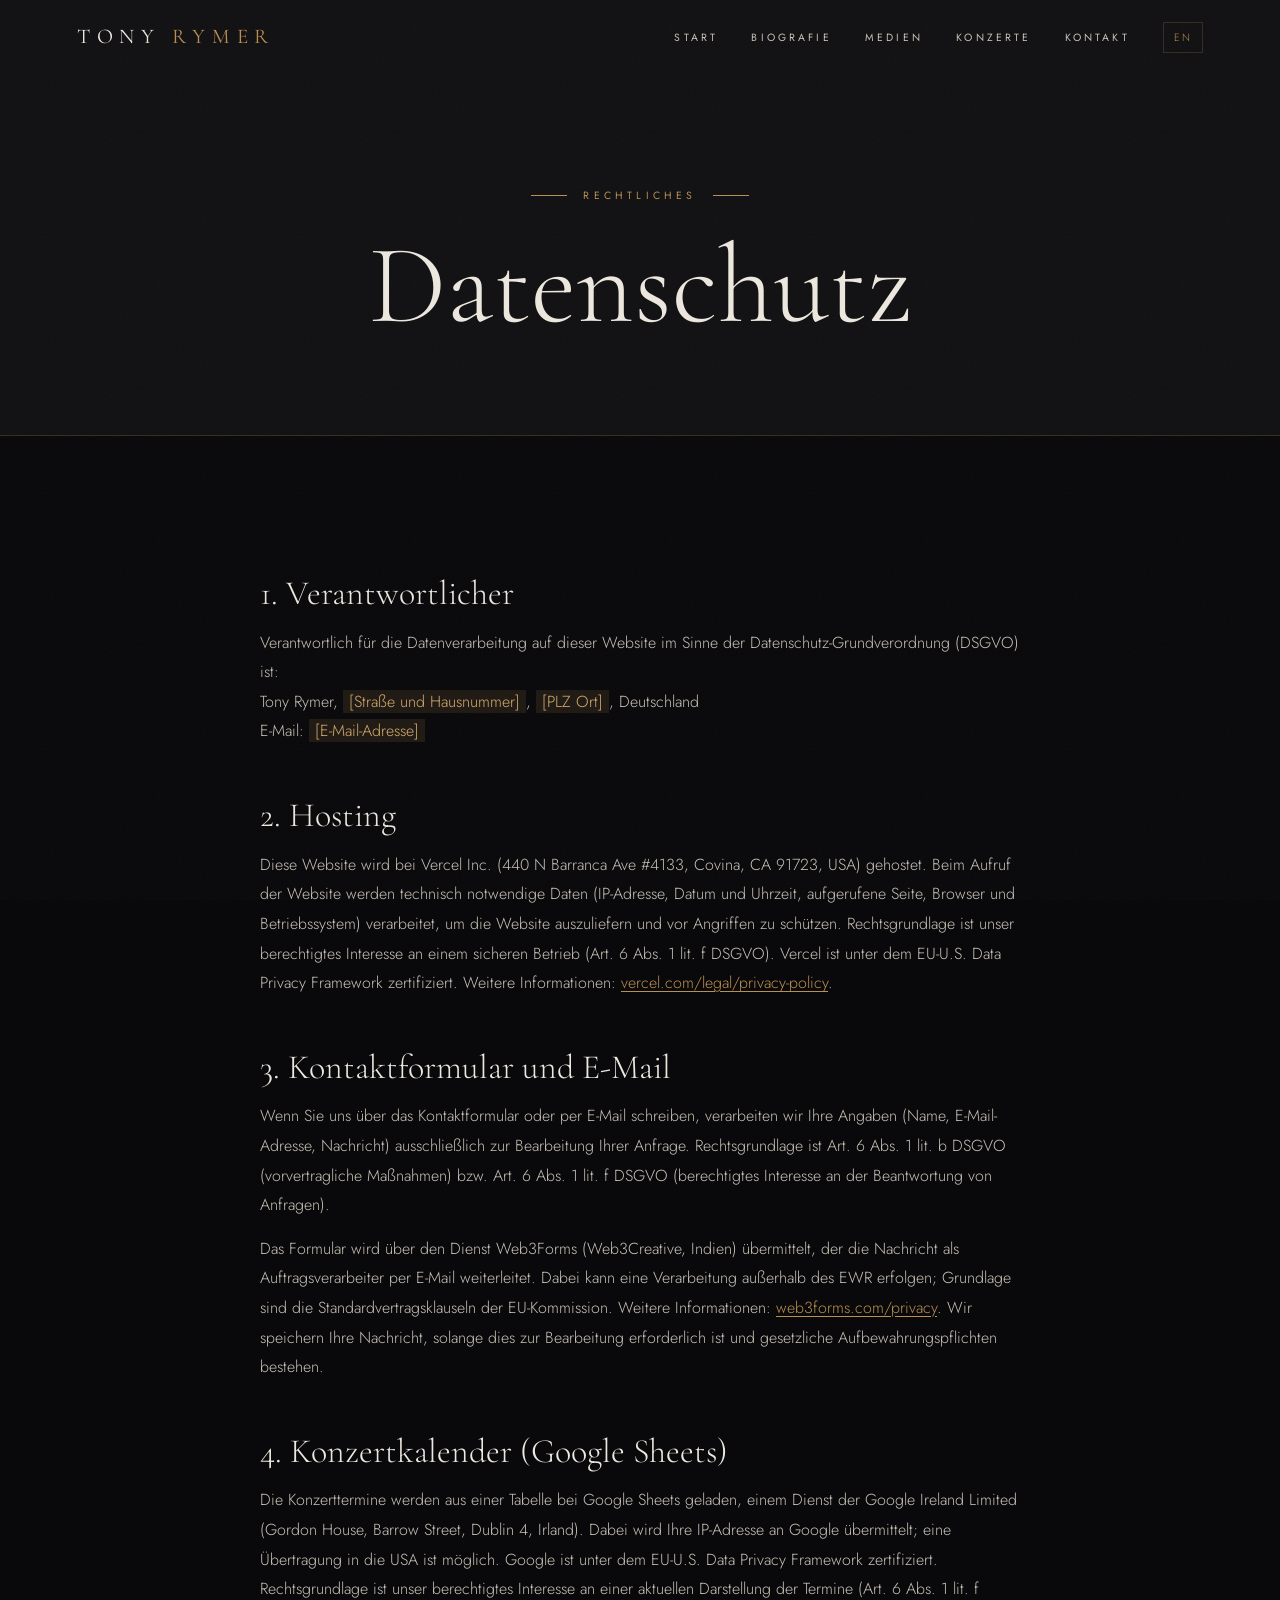
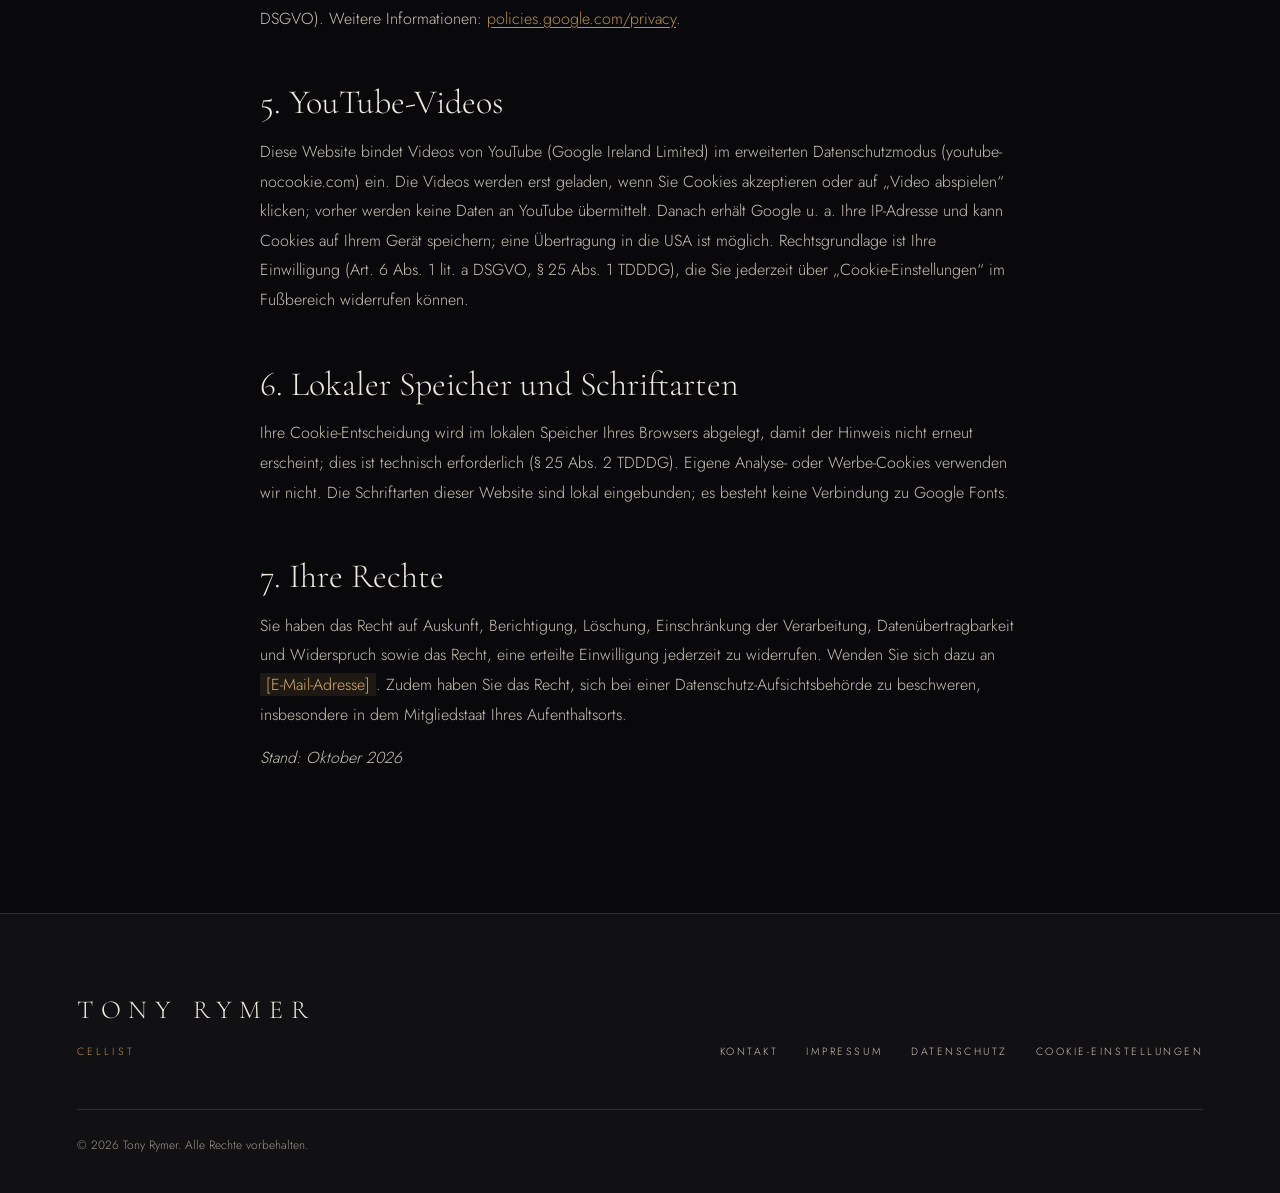
<file: datenschutz.html>
<!DOCTYPE html>
<html lang="de">
<head>
  <meta charset="UTF-8" />
  <meta name="viewport" content="width=device-width, initial-scale=1.0" />
  <title>Datenschutzerklärung — Tony Rymer</title>
  <meta name="description" content="Datenschutzerklärung — Tony Rymer" />
  <link rel="alternate" hreflang="en" href="privacy.html" />
  <link rel="alternate" hreflang="de" href="datenschutz.html" />
  <link rel="icon" href="data:image/svg+xml,%3Csvg xmlns='http://www.w3.org/2000/svg' viewBox='0 0 64 64'%3E%3Crect width='64' height='64' rx='14' fill='%2309080a'/%3E%3Ctext x='32' y='43' text-anchor='middle' font-family='Georgia,serif' font-size='30' fill='%23d4ac6e' letter-spacing='1'%3ETR%3C/text%3E%3C/svg%3E" type="image/svg+xml" />
  <link rel="apple-touch-icon" href="apple-touch-icon.png" />
  <link rel="preload" href="cormorant-garamond-latin-300-normal.woff2" as="font" type="font/woff2" crossorigin />
  <meta name="theme-color" content="#09080a" />
  <meta property="og:type" content="website" />
  <meta property="og:site_name" content="Tony Rymer" />
  <meta property="og:title" content="Datenschutzerklärung — Tony Rymer" />
  <meta property="og:description" content="Datenschutzerklärung — Tony Rymer" />
  <meta property="og:image" content="tony-rymer-2200.jpg" />
  <meta property="og:locale" content="de_DE" />
  <meta name="twitter:card" content="summary_large_image" />
  <link rel="stylesheet" href="style.css" />
</head>
<body>

  <div class="scroll-progress" aria-hidden="true"></div>
  <div class="grain" aria-hidden="true"></div>

  <!-- HEADER -->
  <header class="header" id="header">
    <div class="header-inner">
      <a href="de.html" class="logo" aria-label="Tony Rymer">TONY <span>RYMER</span></a>
      <button class="menu-btn" id="menuBtn" aria-label="Menü öffnen oder schließen" aria-expanded="false">
        <span></span>
        <span></span>
      </button>
      <nav class="nav" id="nav">
        <a href="de.html" class="nav-link">Start</a>
        <a href="biografie.html" class="nav-link">Biografie</a>
        <a href="medien.html" class="nav-link">Medien</a>
        <a href="konzerte.html" class="nav-link">Konzerte</a>
        <a href="de.html#contact" class="nav-link">Kontakt</a>
        <a href="privacy.html" class="nav-lang" hreflang="en" lang="en" aria-label="English version">EN</a>
      </nav>
    </div>
  </header>

  <section class="page-hero">
    <div class="section-label">Rechtliches</div>
    <h1>Datenschutz</h1>
  </section>

  <section class="section legal">
    <div class="section-inner section-inner--narrow">
        <h2>1. Verantwortlicher</h2>
        <p>Verantwortlich für die Datenverarbeitung auf dieser Website im Sinne der Datenschutz-Grundverordnung (DSGVO) ist:<br />Tony Rymer, <span class="placeholder">[Straße und Hausnummer]</span>, <span class="placeholder">[PLZ Ort]</span>, Deutschland<br />E-Mail: <span class="placeholder">[E-Mail-Adresse]</span></p>

        <h2>2. Hosting</h2>
        <p>Diese Website wird bei Vercel Inc. (440 N Barranca Ave #4133, Covina, CA 91723, USA) gehostet. Beim Aufruf der Website werden technisch notwendige Daten (IP-Adresse, Datum und Uhrzeit, aufgerufene Seite, Browser und Betriebssystem) verarbeitet, um die Website auszuliefern und vor Angriffen zu schützen. Rechtsgrundlage ist unser berechtigtes Interesse an einem sicheren Betrieb (Art. 6 Abs. 1 lit. f DSGVO). Vercel ist unter dem EU-U.S. Data Privacy Framework zertifiziert. Weitere Informationen: <a href="https://vercel.com/legal/privacy-policy" target="_blank" rel="noopener noreferrer">vercel.com/legal/privacy-policy</a>.</p>

        <h2>3. Kontaktformular und E-Mail</h2>
        <p>Wenn Sie uns über das Kontaktformular oder per E-Mail schreiben, verarbeiten wir Ihre Angaben (Name, E-Mail-Adresse, Nachricht) ausschließlich zur Bearbeitung Ihrer Anfrage. Rechtsgrundlage ist Art. 6 Abs. 1 lit. b DSGVO (vorvertragliche Maßnahmen) bzw. Art. 6 Abs. 1 lit. f DSGVO (berechtigtes Interesse an der Beantwortung von Anfragen).</p>
        <p>Das Formular wird über den Dienst Web3Forms (Web3Creative, Indien) übermittelt, der die Nachricht als Auftragsverarbeiter per E-Mail weiterleitet. Dabei kann eine Verarbeitung außerhalb des EWR erfolgen; Grundlage sind die Standardvertragsklauseln der EU-Kommission. Weitere Informationen: <a href="https://web3forms.com/privacy" target="_blank" rel="noopener noreferrer">web3forms.com/privacy</a>. Wir speichern Ihre Nachricht, solange dies zur Bearbeitung erforderlich ist und gesetzliche Aufbewahrungspflichten bestehen.</p>

        <h2>4. Konzertkalender (Google Sheets)</h2>
        <p>Die Konzerttermine werden aus einer Tabelle bei Google Sheets geladen, einem Dienst der Google Ireland Limited (Gordon House, Barrow Street, Dublin 4, Irland). Dabei wird Ihre IP-Adresse an Google übermittelt; eine Übertragung in die USA ist möglich. Google ist unter dem EU-U.S. Data Privacy Framework zertifiziert. Rechtsgrundlage ist unser berechtigtes Interesse an einer aktuellen Darstellung der Termine (Art. 6 Abs. 1 lit. f DSGVO). Weitere Informationen: <a href="https://policies.google.com/privacy" target="_blank" rel="noopener noreferrer">policies.google.com/privacy</a>.</p>

        <h2>5. YouTube-Videos</h2>
        <p>Diese Website bindet Videos von YouTube (Google Ireland Limited) im erweiterten Datenschutzmodus (youtube-nocookie.com) ein. Die Videos werden erst geladen, wenn Sie Cookies akzeptieren oder auf „Video abspielen“ klicken; vorher werden keine Daten an YouTube übermittelt. Danach erhält Google u. a. Ihre IP-Adresse und kann Cookies auf Ihrem Gerät speichern; eine Übertragung in die USA ist möglich. Rechtsgrundlage ist Ihre Einwilligung (Art. 6 Abs. 1 lit. a DSGVO, § 25 Abs. 1 TDDDG), die Sie jederzeit über „Cookie-Einstellungen“ im Fußbereich widerrufen können.</p>

        <h2>6. Lokaler Speicher und Schriftarten</h2>
        <p>Ihre Cookie-Entscheidung wird im lokalen Speicher Ihres Browsers abgelegt, damit der Hinweis nicht erneut erscheint; dies ist technisch erforderlich (§ 25 Abs. 2 TDDDG). Eigene Analyse- oder Werbe-Cookies verwenden wir nicht. Die Schriftarten dieser Website sind lokal eingebunden; es besteht keine Verbindung zu Google Fonts.</p>

        <h2>7. Ihre Rechte</h2>
        <p>Sie haben das Recht auf Auskunft, Berichtigung, Löschung, Einschränkung der Verarbeitung, Datenübertragbarkeit und Widerspruch sowie das Recht, eine erteilte Einwilligung jederzeit zu widerrufen. Wenden Sie sich dazu an <span class="placeholder">[E-Mail-Adresse]</span>. Zudem haben Sie das Recht, sich bei einer Datenschutz-Aufsichtsbehörde zu beschweren, insbesondere in dem Mitgliedstaat Ihres Aufenthaltsorts.</p>

        <p><em>Stand: Oktober 2026</em></p>
    </div>
  </section>


  <!-- FOOTER -->
  <footer class="footer">
    <div class="footer-inner">
      <div>
        <div class="footer-logo">TONY RYMER</div>
        <div class="footer-role">Cellist</div>
      </div>
      <nav class="footer-nav">
        <a href="de.html#contact" class="footer-link">Kontakt</a>
        <a href="impressum.html" class="footer-link">Impressum</a>
        <a href="datenschutz.html" class="footer-link">Datenschutz</a>
        <a href="#" class="footer-link" data-cookie-reset>Cookie-Einstellungen</a>
      </nav>
    </div>
    <div class="footer-bottom">&copy; <span id="year"></span> Tony Rymer. Alle Rechte vorbehalten.</div>
  </footer>

  <!-- COOKIE BANNER (only on pages with YouTube videos) -->
  <div class="cookie-banner" id="cookieBanner" role="dialog" aria-label="Cookies" style="display:none;">
    <p>Diese Website verwendet Cookies nur, wenn Sie ein eingebettetes YouTube-Video abspielen. <a href="datenschutz.html">Datenschutzerklärung</a></p>
    <div class="cookie-actions">
      <button class="btn btn--gold" type="button" onclick="acceptCookies()">Akzeptieren</button>
      <button class="btn" type="button" onclick="rejectCookies()">Ablehnen</button>
    </div>
  </div>

  <script src="site.js"></script>
</body>
</html>
</file>
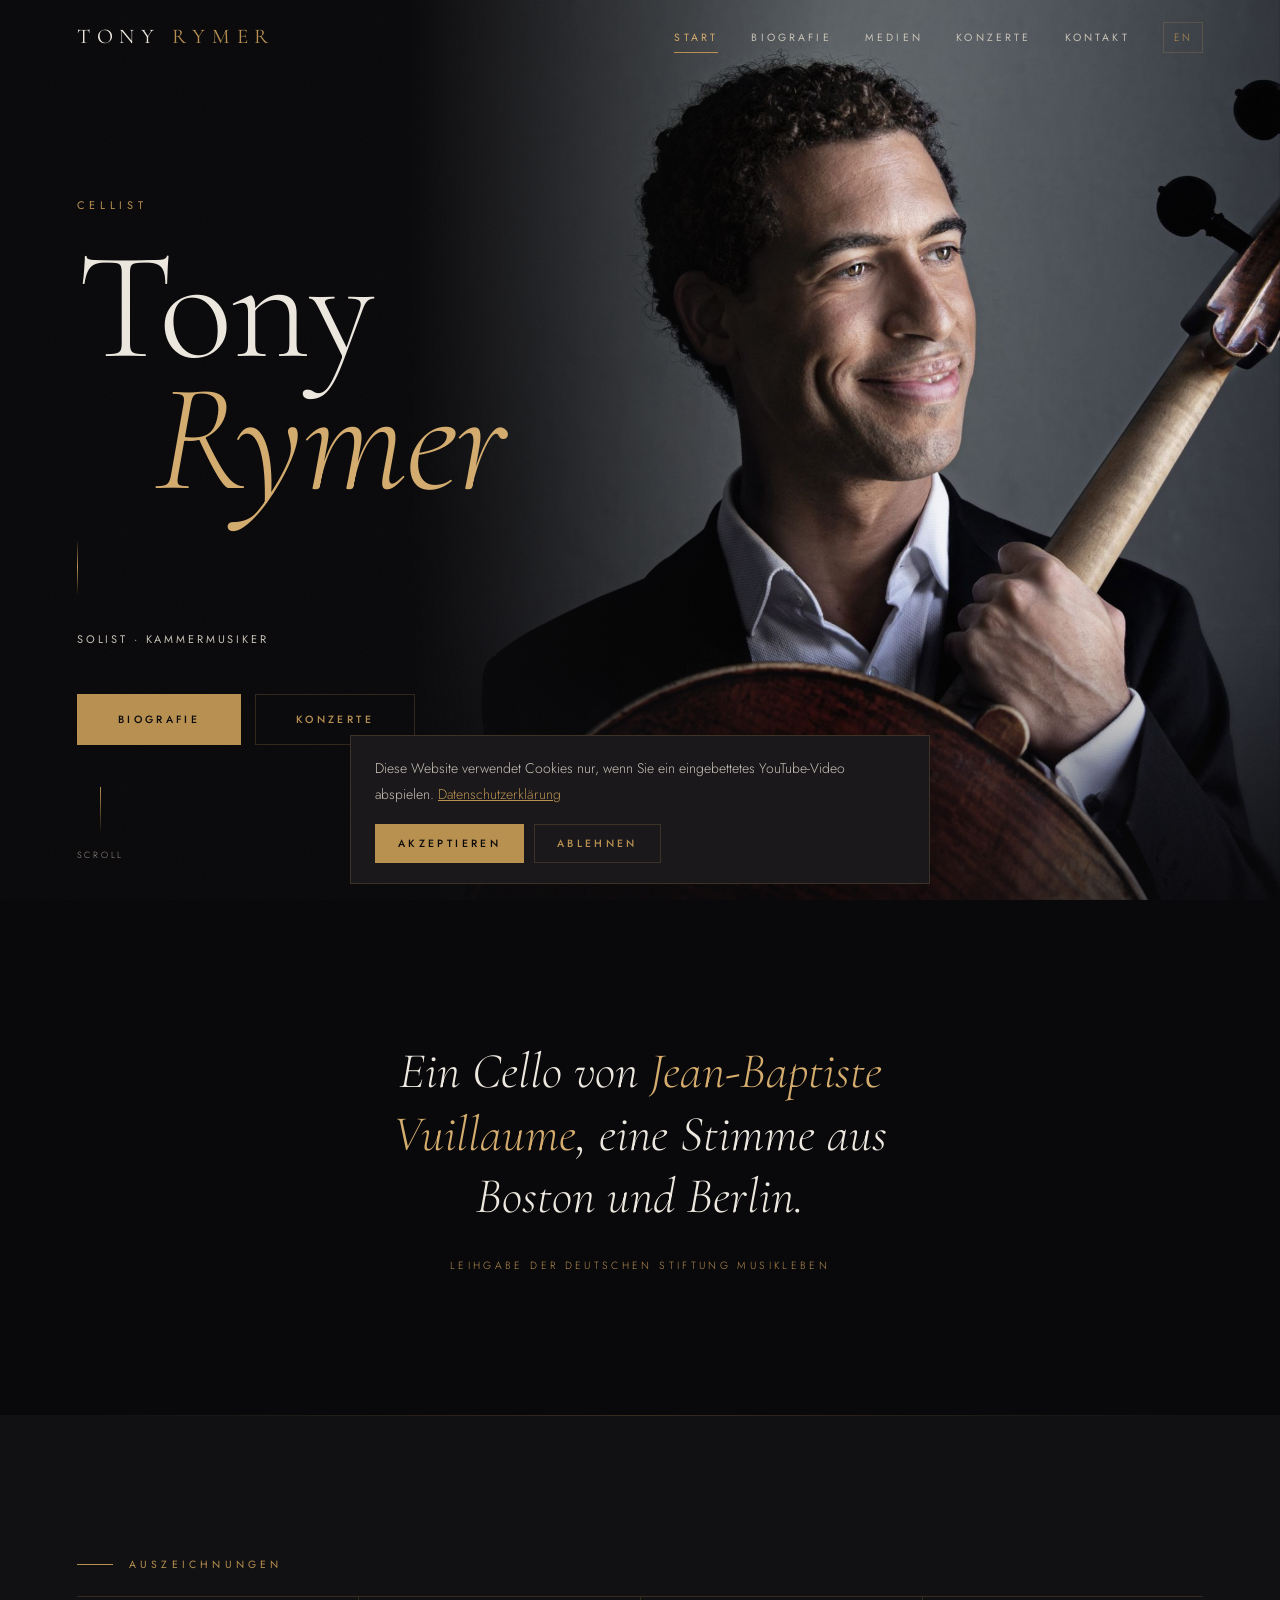
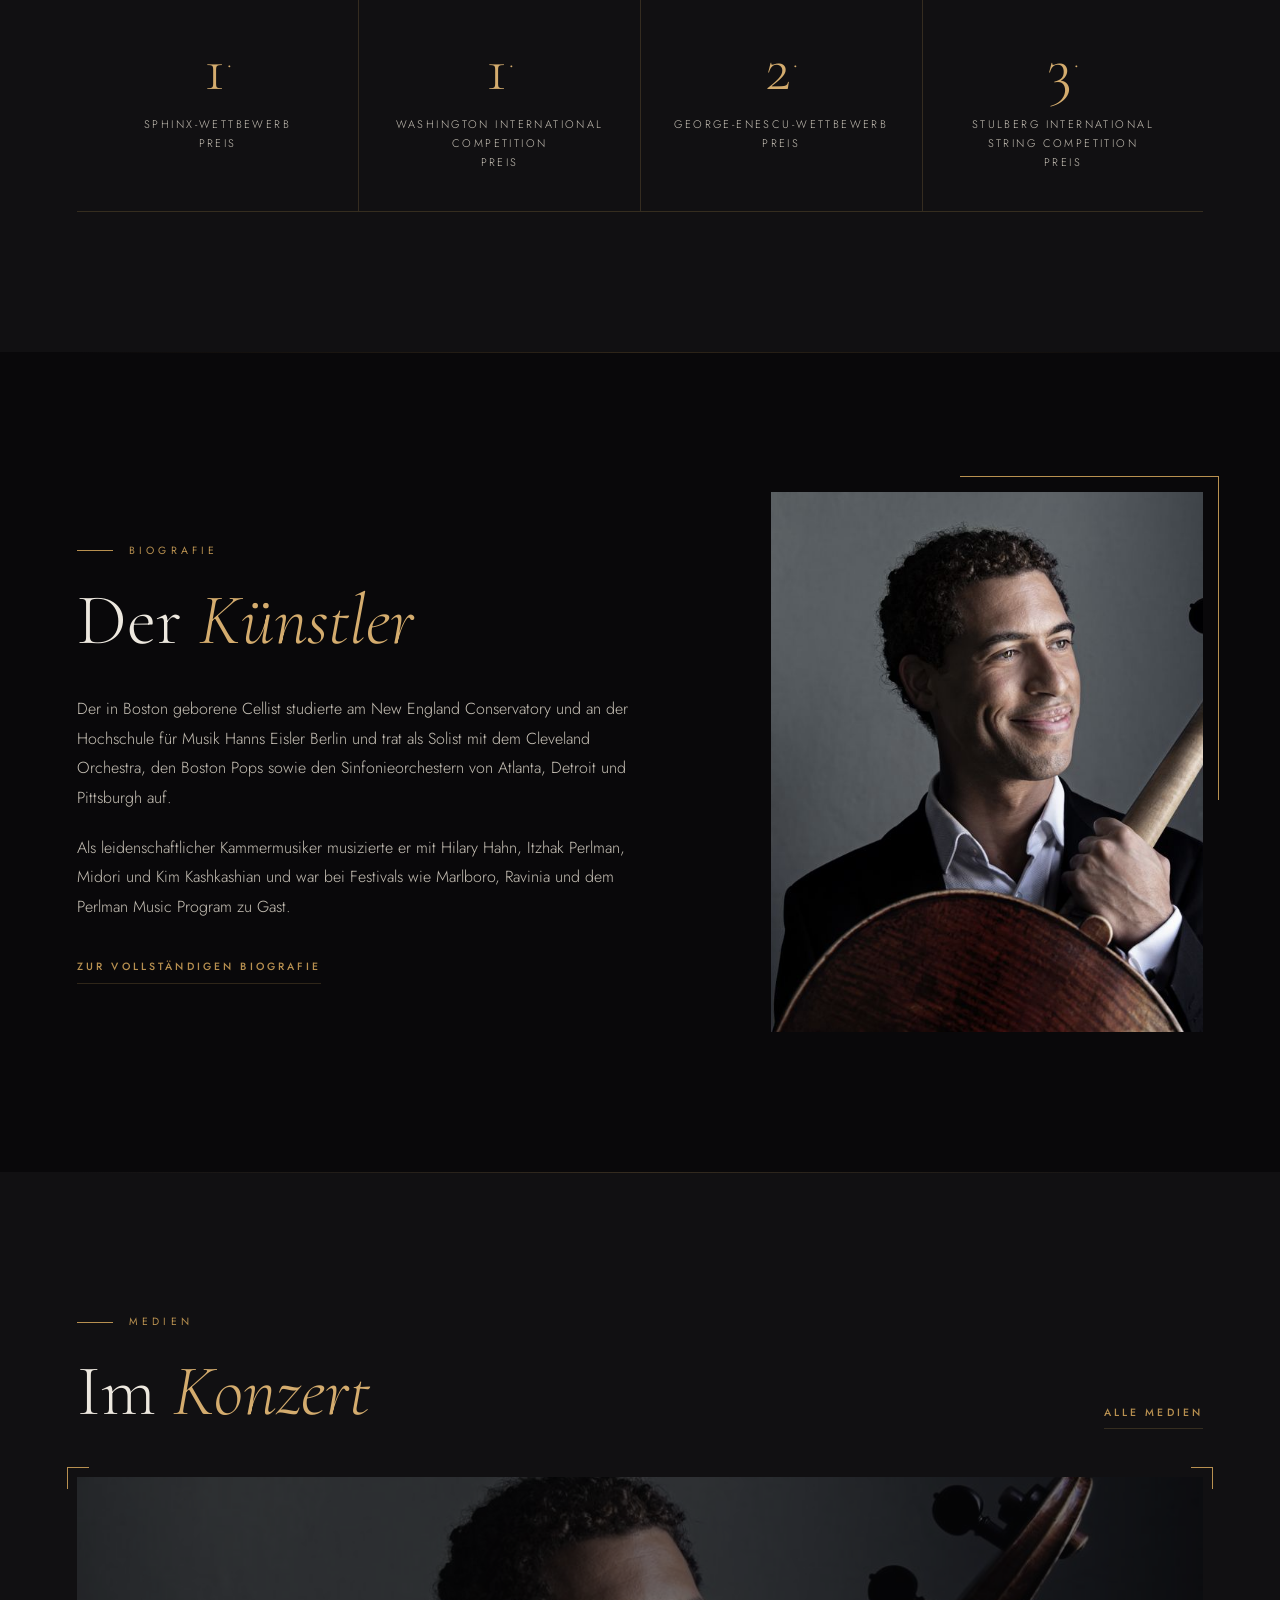
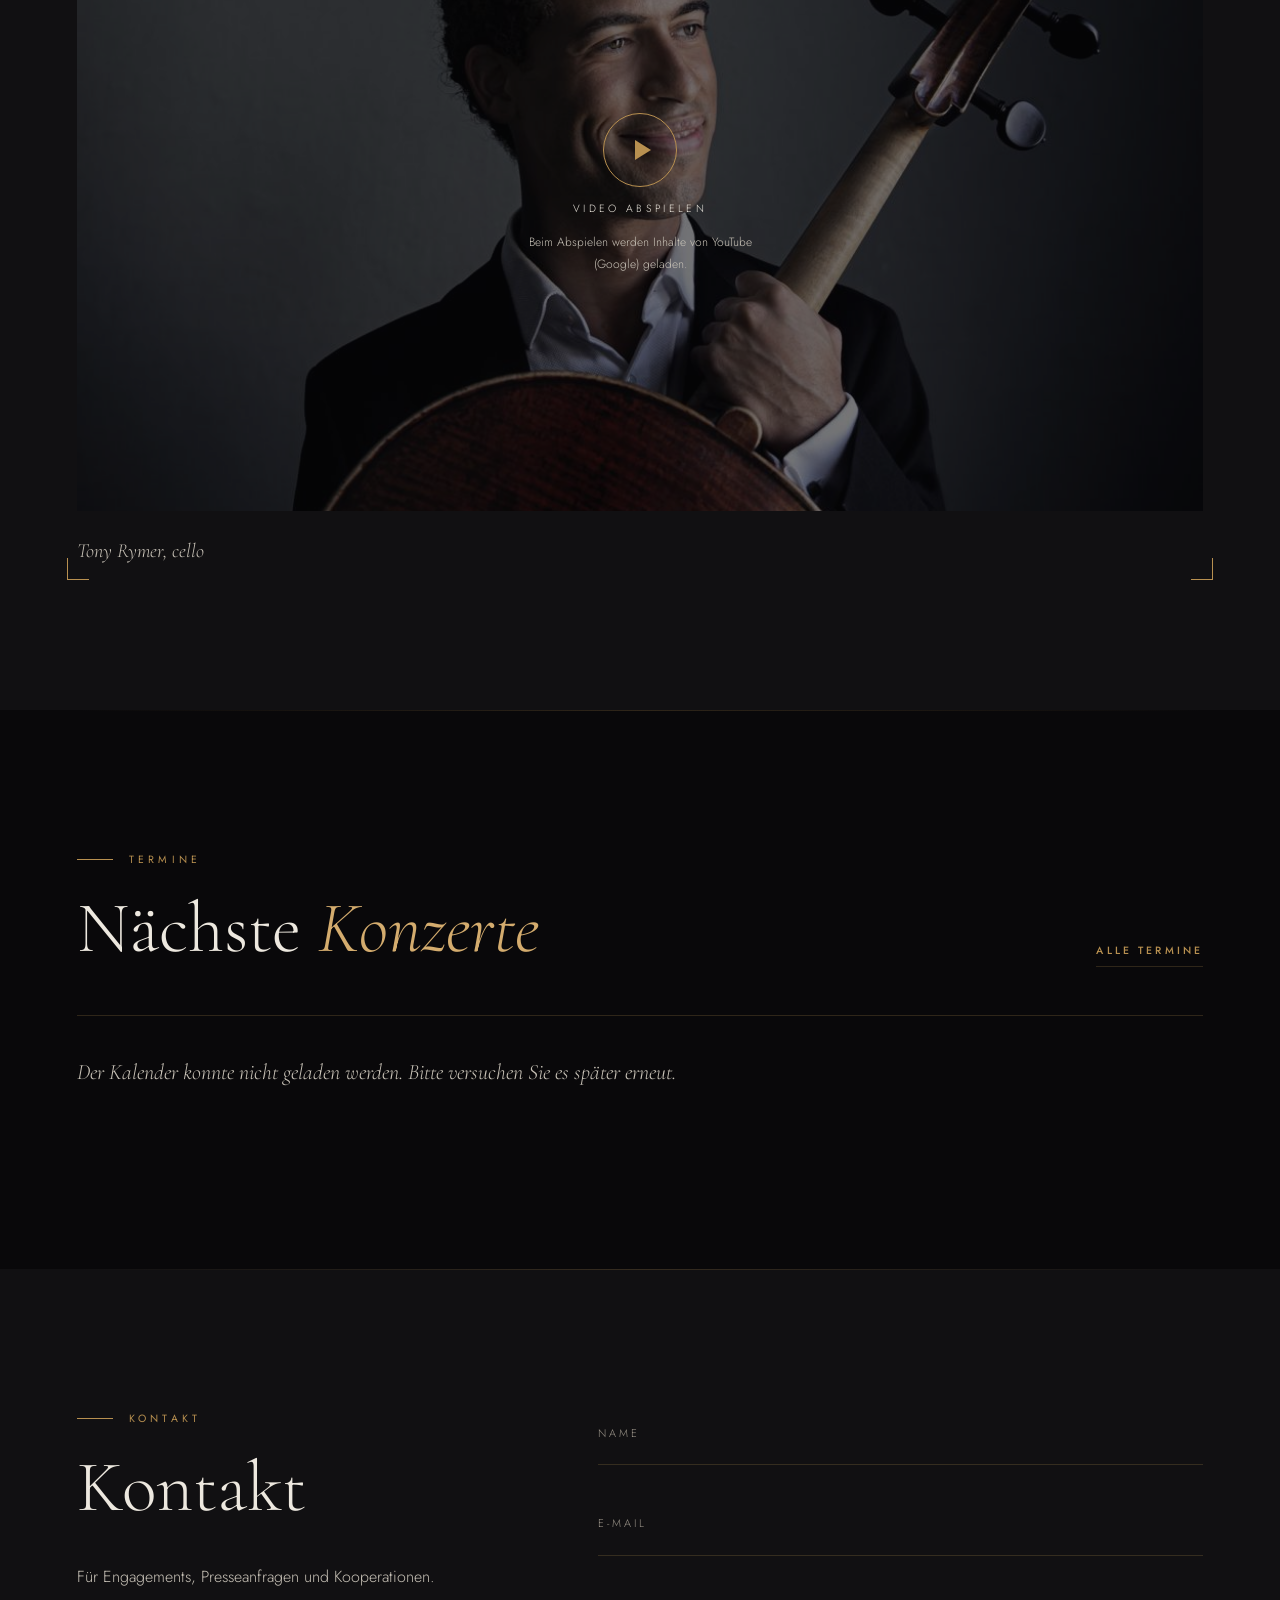
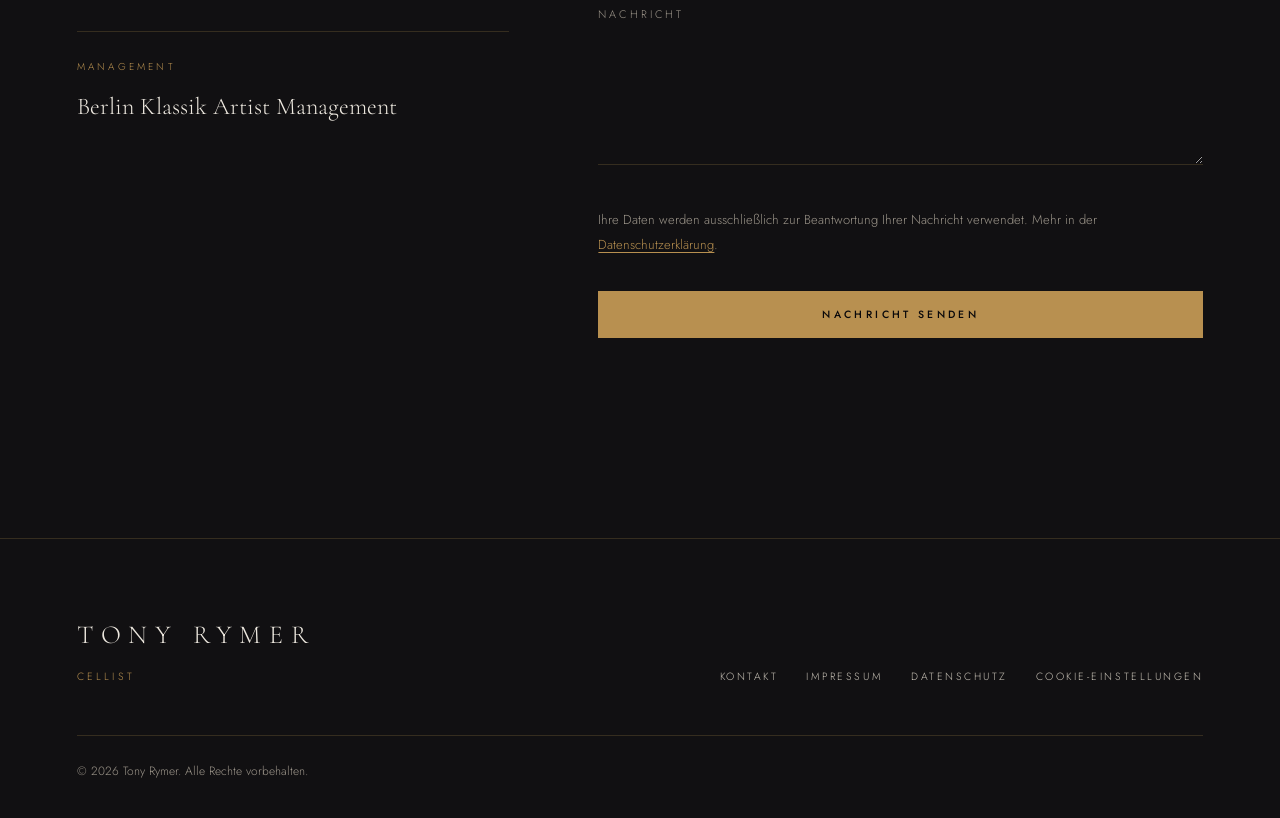
<file: de.html>
<!DOCTYPE html>
<html lang="de">
<head>
  <meta charset="UTF-8" />
  <meta name="viewport" content="width=device-width, initial-scale=1.0" />
  <title>Tony Rymer — Cellist</title>
  <meta name="description" content="Tony Rymer, Cellist. Solist und Kammermusiker – Biografie, Medien, Konzerte und Kontakt." />
  <link rel="alternate" hreflang="en" href="index.html" />
  <link rel="alternate" hreflang="de" href="de.html" />
  <link rel="icon" href="data:image/svg+xml,%3Csvg xmlns='http://www.w3.org/2000/svg' viewBox='0 0 64 64'%3E%3Crect width='64' height='64' rx='14' fill='%2309080a'/%3E%3Ctext x='32' y='43' text-anchor='middle' font-family='Georgia,serif' font-size='30' fill='%23d4ac6e' letter-spacing='1'%3ETR%3C/text%3E%3C/svg%3E" type="image/svg+xml" />
  <link rel="apple-touch-icon" href="apple-touch-icon.png" />
  <link rel="preload" href="cormorant-garamond-latin-300-normal.woff2" as="font" type="font/woff2" crossorigin />
  <meta name="theme-color" content="#09080a" />
  <meta property="og:type" content="website" />
  <meta property="og:site_name" content="Tony Rymer" />
  <meta property="og:title" content="Tony Rymer — Cellist" />
  <meta property="og:description" content="Tony Rymer, Cellist. Solist und Kammermusiker – Biografie, Medien, Konzerte und Kontakt." />
  <meta property="og:image" content="tony-rymer-2200.jpg" />
  <meta property="og:locale" content="de_DE" />
  <meta name="twitter:card" content="summary_large_image" />
  <link rel="stylesheet" href="style.css" />
  <script type="application/ld+json">
  {"@context": "https://schema.org", "@type": "Person", "name": "Tony Rymer", "jobTitle": "Cellist", "birthPlace": "Boston", "image": "tony-rymer-2200.jpg",
    "alumniOf": [{"@type": "CollegeOrUniversity", "name": "New England Conservatory"}, {"@type": "CollegeOrUniversity", "name": "Hochschule für Musik Hanns Eisler Berlin"}]}
  </script>
</head>
<body>

  <div class="scroll-progress" aria-hidden="true"></div>
  <div class="grain" aria-hidden="true"></div>

  <!-- HEADER -->
  <header class="header" id="header">
    <div class="header-inner">
      <a href="de.html" class="logo" aria-label="Tony Rymer">TONY <span>RYMER</span></a>
      <button class="menu-btn" id="menuBtn" aria-label="Menü öffnen oder schließen" aria-expanded="false">
        <span></span>
        <span></span>
      </button>
      <nav class="nav" id="nav">
        <a href="de.html" class="nav-link active" aria-current="page">Start</a>
        <a href="biografie.html" class="nav-link">Biografie</a>
        <a href="medien.html" class="nav-link">Medien</a>
        <a href="konzerte.html" class="nav-link">Konzerte</a>
        <a href="#contact" class="nav-link">Kontakt</a>
        <a href="index.html" class="nav-lang" hreflang="en" lang="en" aria-label="English version">EN</a>
      </nav>
    </div>
  </header>

  <!-- HERO -->
  <section class="hero" id="home">
    <div class="hero-photo"><img src="tony-rymer-2200.jpg" alt="Tony Rymer mit seinem Violoncello" fetchpriority="high" /></div>
    <div class="hero-content">
      <p class="eyebrow reveal" style="--d:0">Cellist</p>
      <h1 class="reveal" style="--d:1">Tony<em>Rymer</em></h1>
      <div class="hero-divider reveal" style="--d:2" aria-hidden="true"></div>
      <p class="sub reveal" style="--d:3">Solist · Kammermusiker</p>
      <div class="hero-actions reveal" style="--d:4">
        <a href="biografie.html" class="btn btn--gold">Biografie</a>
        <a href="konzerte.html" class="btn">Konzerte</a>
      </div>
    </div>
    <div class="scroll-indicator" aria-hidden="true"><div class="scroll-line"></div><span>scroll</span></div>
  </section>

  <!-- STATEMENT -->
  <section class="section statement">
    <div class="section-inner" data-animate>
      <p>Ein Cello von <span>Jean-Baptiste Vuillaume</span>, eine Stimme aus Boston und Berlin.</p>
      <small>Leihgabe der Deutschen Stiftung Musikleben</small>
    </div>
  </section>

  <!-- PRIZES -->
  <section class="section section--surface">
    <div class="section-inner">
      <div class="section-label" data-animate>Auszeichnungen</div>
      <div class="prizes" data-animate>
        <div class="prize"><div class="prize-rank">1<sup>.</sup></div><div class="prize-name">Sphinx-Wettbewerb<br />Preis</div></div>
        <div class="prize"><div class="prize-rank">1<sup>.</sup></div><div class="prize-name">Washington International Competition<br />Preis</div></div>
        <div class="prize"><div class="prize-rank">2<sup>.</sup></div><div class="prize-name">George-Enescu-Wettbewerb<br />Preis</div></div>
        <div class="prize"><div class="prize-rank">3<sup>.</sup></div><div class="prize-name">Stulberg International String Competition<br />Preis</div></div>
      </div>
    </div>
  </section>

  <!-- BIO -->
  <section class="section" id="bio">
    <div class="section-inner bio-grid">
      <div>
        <div class="section-label" data-animate>Biografie</div>
        <h2 data-animate>Der <em>Künstler</em></h2>
        <p class="body-text" data-animate>Der in Boston geborene Cellist studierte am New England Conservatory und an der Hochschule für Musik Hanns Eisler Berlin und trat als Solist mit dem Cleveland Orchestra, den Boston Pops sowie den Sinfonieorchestern von Atlanta, Detroit und Pittsburgh auf.</p>
        <p class="body-text" data-animate>Als leidenschaftlicher Kammermusiker musizierte er mit Hilary Hahn, Itzhak Perlman, Midori und Kim Kashkashian und war bei Festivals wie Marlboro, Ravinia und dem Perlman Music Program zu Gast.</p>
        <a class="text-link" href="biografie.html" data-animate>Zur vollständigen Biografie</a>
      </div>
      <figure class="bio-figure" data-animate>
        <img src="tony-rymer-1100.jpg" alt="Tony Rymer" loading="lazy" />
      </figure>
    </div>
  </section>

  <!-- MEDIA -->
  <section class="section section--surface" id="media">
    <div class="section-inner">
      <div class="section-head">
        <div>
          <div class="section-label" data-animate>Medien</div>
          <h2 data-animate>Im <em>Konzert</em></h2>
        </div>
        <a class="text-link" href="medien.html" data-animate>Alle Medien</a>
      </div>
      <figure class="video-wrapper" data-animate>
        <div class="video-corners" aria-hidden="true"><span class="corner tl"></span><span class="corner tr"></span><span class="corner bl"></span><span class="corner br"></span></div>
        <div class="video-frame" data-video="grtOob1WED0" data-title="Tony Rymer, cello" style="background-image:url('tony-rymer-1100.jpg')">
          <button class="video-consent" type="button">
            <span class="video-consent__play" aria-hidden="true"></span>
            <span class="video-consent__text">Video abspielen</span>
            <span class="video-consent__note">Beim Abspielen werden Inhalte von YouTube (Google) geladen.</span>
          </button>
        </div>
        <figcaption class="video-caption">Tony Rymer, cello</figcaption>
      </figure>
    </div>
  </section>

  <!-- CONCERTS -->
  <section class="section" id="calendar">
    <div class="section-inner">
      <div class="section-head">
        <div>
          <div class="section-label" data-animate>Termine</div>
          <h2 data-animate>Nächste <em>Konzerte</em></h2>
        </div>
        <a class="text-link" href="konzerte.html" data-animate>Alle Termine</a>
      </div>
      <div class="events" id="eventsList" data-sheet="1pydU2JADQagQDdhWXr5INKmDRZ-MXWf9yGnrt_BLsj0" data-limit="3">
        <p>Konzerte werden geladen …</p>
      </div>
    </div>
  </section>

  <!-- CONTACT -->
  <section class="section section--surface" id="contact">
    <div class="section-inner contact-grid">
      <div class="contact-aside">
        <div class="section-label" data-animate>Kontakt</div>
        <h2 data-animate>Kontakt</h2>
        <p class="body-text" data-animate>Für Engagements, Presseanfragen und Kooperationen.</p>
        <div class="management" data-animate>
          <small>Management</small>
          <a href="https://www.berlinklassikartistmanagement.com/" target="_blank" rel="noopener noreferrer">Berlin Klassik Artist Management</a>
        </div>
      </div>
      <form class="form" id="contactForm" action="https://api.web3forms.com/submit" method="POST" data-animate>
        <!-- WEB3FORMS: paste Tony's access key here -->
        <input type="hidden" name="access_key" value="PASTE-TONY-WEB3FORMS-ACCESS-KEY" />
        <input type="hidden" name="subject" value="Neue Nachricht über die Website (DE)" />
        <input type="hidden" name="from_name" value="Tony Rymer — Website" />
        <input type="checkbox" name="botcheck" style="display:none" tabindex="-1" autocomplete="off" />
        <div class="form-group">
          <input type="text" id="f-name" name="name" placeholder=" " autocomplete="name" required />
          <label for="f-name">Name</label>
          <div class="form-line"></div>
        </div>
        <div class="form-group">
          <input type="email" id="f-email" name="email" placeholder=" " autocomplete="email" required />
          <label for="f-email">E-Mail</label>
          <div class="form-line"></div>
        </div>
        <div class="form-group">
          <textarea id="f-msg" name="message" placeholder=" " rows="5" required></textarea>
          <label for="f-msg">Nachricht</label>
          <div class="form-line"></div>
        </div>
        <p class="form-note">Ihre Daten werden ausschließlich zur Beantwortung Ihrer Nachricht verwendet. Mehr in der <a href="datenschutz.html">Datenschutzerklärung</a>.</p>
        <button class="btn btn--gold btn--full" type="submit" id="sendBtn">Nachricht senden</button>
        <p class="form-status" id="formStatus" aria-live="polite"></p>
      </form>
    </div>
  </section>


  <!-- FOOTER -->
  <footer class="footer">
    <div class="footer-inner">
      <div>
        <div class="footer-logo">TONY RYMER</div>
        <div class="footer-role">Cellist</div>
      </div>
      <nav class="footer-nav">
        <a href="#contact" class="footer-link">Kontakt</a>
        <a href="impressum.html" class="footer-link">Impressum</a>
        <a href="datenschutz.html" class="footer-link">Datenschutz</a>
        <a href="#" class="footer-link" data-cookie-reset>Cookie-Einstellungen</a>
      </nav>
    </div>
    <div class="footer-bottom">&copy; <span id="year"></span> Tony Rymer. Alle Rechte vorbehalten.</div>
  </footer>

  <!-- COOKIE BANNER (only on pages with YouTube videos) -->
  <div class="cookie-banner" id="cookieBanner" role="dialog" aria-label="Cookies" style="display:none;">
    <p>Diese Website verwendet Cookies nur, wenn Sie ein eingebettetes YouTube-Video abspielen. <a href="datenschutz.html">Datenschutzerklärung</a></p>
    <div class="cookie-actions">
      <button class="btn btn--gold" type="button" onclick="acceptCookies()">Akzeptieren</button>
      <button class="btn" type="button" onclick="rejectCookies()">Ablehnen</button>
    </div>
  </div>

  <script src="site.js"></script>
  <script src="concerts.js"></script>
</body>
</html>
</file>
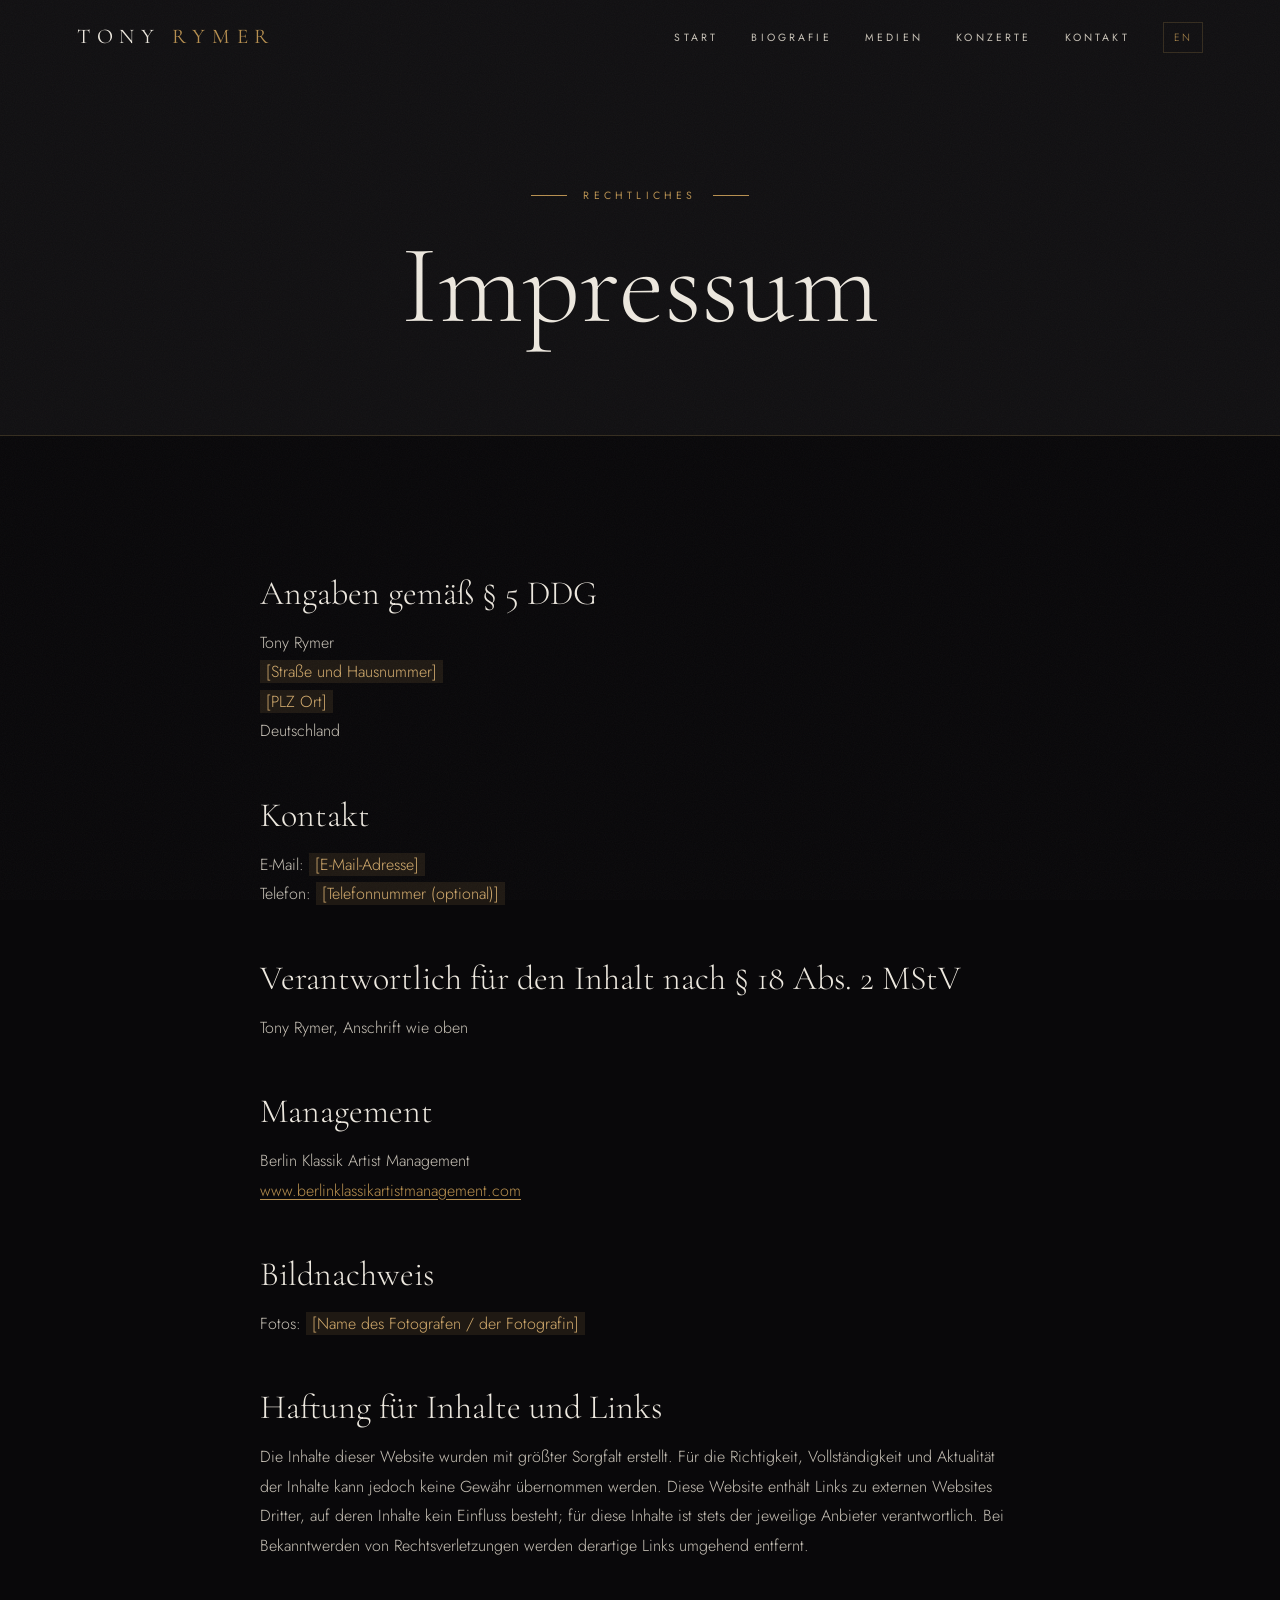
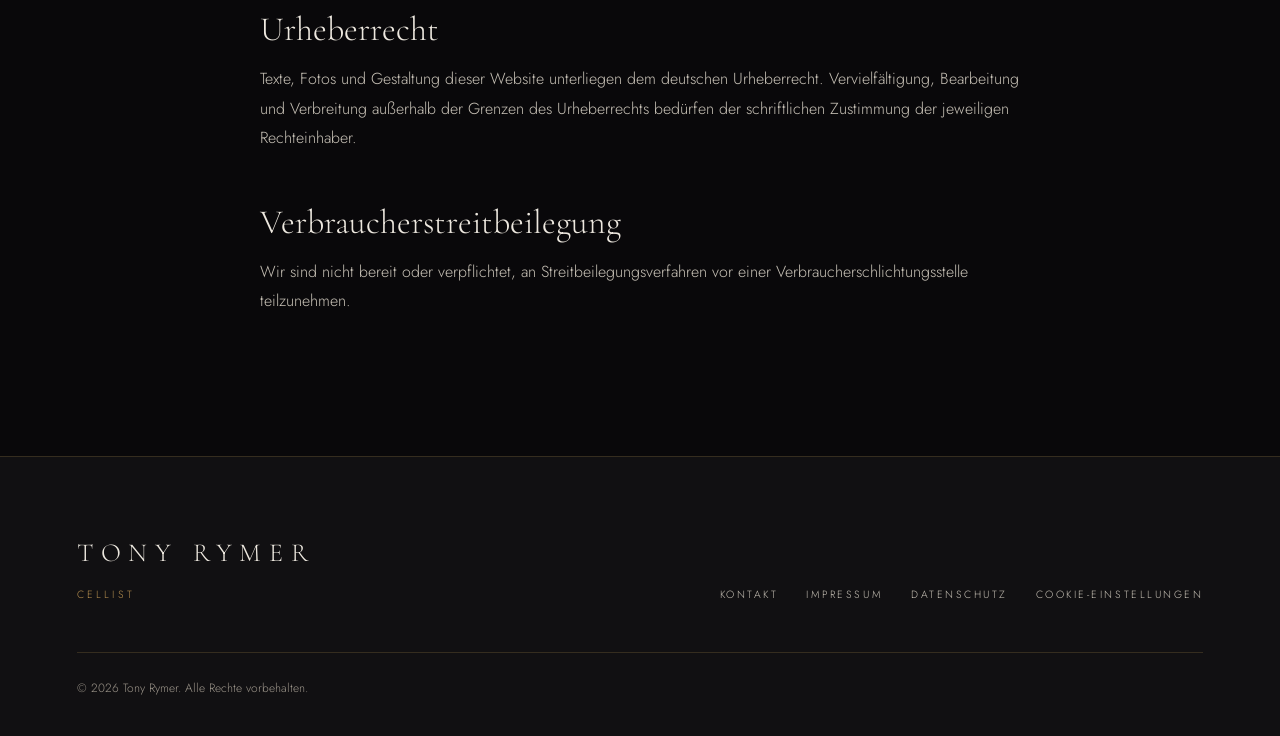
<file: impressum.html>
<!DOCTYPE html>
<html lang="de">
<head>
  <meta charset="UTF-8" />
  <meta name="viewport" content="width=device-width, initial-scale=1.0" />
  <title>Impressum — Tony Rymer</title>
  <meta name="description" content="Impressum — Tony Rymer" />
  <link rel="alternate" hreflang="en" href="imprint.html" />
  <link rel="alternate" hreflang="de" href="impressum.html" />
  <link rel="icon" href="data:image/svg+xml,%3Csvg xmlns='http://www.w3.org/2000/svg' viewBox='0 0 64 64'%3E%3Crect width='64' height='64' rx='14' fill='%2309080a'/%3E%3Ctext x='32' y='43' text-anchor='middle' font-family='Georgia,serif' font-size='30' fill='%23d4ac6e' letter-spacing='1'%3ETR%3C/text%3E%3C/svg%3E" type="image/svg+xml" />
  <link rel="apple-touch-icon" href="apple-touch-icon.png" />
  <link rel="preload" href="cormorant-garamond-latin-300-normal.woff2" as="font" type="font/woff2" crossorigin />
  <meta name="theme-color" content="#09080a" />
  <meta property="og:type" content="website" />
  <meta property="og:site_name" content="Tony Rymer" />
  <meta property="og:title" content="Impressum — Tony Rymer" />
  <meta property="og:description" content="Impressum — Tony Rymer" />
  <meta property="og:image" content="tony-rymer-2200.jpg" />
  <meta property="og:locale" content="de_DE" />
  <meta name="twitter:card" content="summary_large_image" />
  <link rel="stylesheet" href="style.css" />
</head>
<body>

  <div class="scroll-progress" aria-hidden="true"></div>
  <div class="grain" aria-hidden="true"></div>

  <!-- HEADER -->
  <header class="header" id="header">
    <div class="header-inner">
      <a href="de.html" class="logo" aria-label="Tony Rymer">TONY <span>RYMER</span></a>
      <button class="menu-btn" id="menuBtn" aria-label="Menü öffnen oder schließen" aria-expanded="false">
        <span></span>
        <span></span>
      </button>
      <nav class="nav" id="nav">
        <a href="de.html" class="nav-link">Start</a>
        <a href="biografie.html" class="nav-link">Biografie</a>
        <a href="medien.html" class="nav-link">Medien</a>
        <a href="konzerte.html" class="nav-link">Konzerte</a>
        <a href="de.html#contact" class="nav-link">Kontakt</a>
        <a href="imprint.html" class="nav-lang" hreflang="en" lang="en" aria-label="English version">EN</a>
      </nav>
    </div>
  </header>

  <section class="page-hero">
    <div class="section-label">Rechtliches</div>
    <h1>Impressum</h1>
  </section>

  <section class="section legal">
    <div class="section-inner section-inner--narrow">
        <h2>Angaben gemäß § 5 DDG</h2>
        <p>Tony Rymer<br /><span class="placeholder">[Straße und Hausnummer]</span><br /><span class="placeholder">[PLZ Ort]</span><br />Deutschland</p>
        <h2>Kontakt</h2>
        <p>E-Mail: <span class="placeholder">[E-Mail-Adresse]</span><br />Telefon: <span class="placeholder">[Telefonnummer (optional)]</span></p>
        <h2>Verantwortlich für den Inhalt nach § 18 Abs. 2 MStV</h2>
        <p>Tony Rymer, Anschrift wie oben</p>
        <h2>Management</h2>
        <p>Berlin Klassik Artist Management<br /><a href="https://www.berlinklassikartistmanagement.com/" target="_blank" rel="noopener noreferrer">www.berlinklassikartistmanagement.com</a></p>
        <h2>Bildnachweis</h2>
        <p>Fotos: <span class="placeholder">[Name des Fotografen / der Fotografin]</span></p>
        <h2>Haftung für Inhalte und Links</h2>
        <p>Die Inhalte dieser Website wurden mit größter Sorgfalt erstellt. Für die Richtigkeit, Vollständigkeit und Aktualität der Inhalte kann jedoch keine Gewähr übernommen werden. Diese Website enthält Links zu externen Websites Dritter, auf deren Inhalte kein Einfluss besteht; für diese Inhalte ist stets der jeweilige Anbieter verantwortlich. Bei Bekanntwerden von Rechtsverletzungen werden derartige Links umgehend entfernt.</p>
        <h2>Urheberrecht</h2>
        <p>Texte, Fotos und Gestaltung dieser Website unterliegen dem deutschen Urheberrecht. Vervielfältigung, Bearbeitung und Verbreitung außerhalb der Grenzen des Urheberrechts bedürfen der schriftlichen Zustimmung der jeweiligen Rechteinhaber.</p>
        <h2>Verbraucherstreitbeilegung</h2>
        <p>Wir sind nicht bereit oder verpflichtet, an Streitbeilegungsverfahren vor einer Verbraucherschlichtungsstelle teilzunehmen.</p>
    </div>
  </section>


  <!-- FOOTER -->
  <footer class="footer">
    <div class="footer-inner">
      <div>
        <div class="footer-logo">TONY RYMER</div>
        <div class="footer-role">Cellist</div>
      </div>
      <nav class="footer-nav">
        <a href="de.html#contact" class="footer-link">Kontakt</a>
        <a href="impressum.html" class="footer-link">Impressum</a>
        <a href="datenschutz.html" class="footer-link">Datenschutz</a>
        <a href="#" class="footer-link" data-cookie-reset>Cookie-Einstellungen</a>
      </nav>
    </div>
    <div class="footer-bottom">&copy; <span id="year"></span> Tony Rymer. Alle Rechte vorbehalten.</div>
  </footer>

  <!-- COOKIE BANNER (only on pages with YouTube videos) -->
  <div class="cookie-banner" id="cookieBanner" role="dialog" aria-label="Cookies" style="display:none;">
    <p>Diese Website verwendet Cookies nur, wenn Sie ein eingebettetes YouTube-Video abspielen. <a href="datenschutz.html">Datenschutzerklärung</a></p>
    <div class="cookie-actions">
      <button class="btn btn--gold" type="button" onclick="acceptCookies()">Akzeptieren</button>
      <button class="btn" type="button" onclick="rejectCookies()">Ablehnen</button>
    </div>
  </div>

  <script src="site.js"></script>
</body>
</html>
</file>
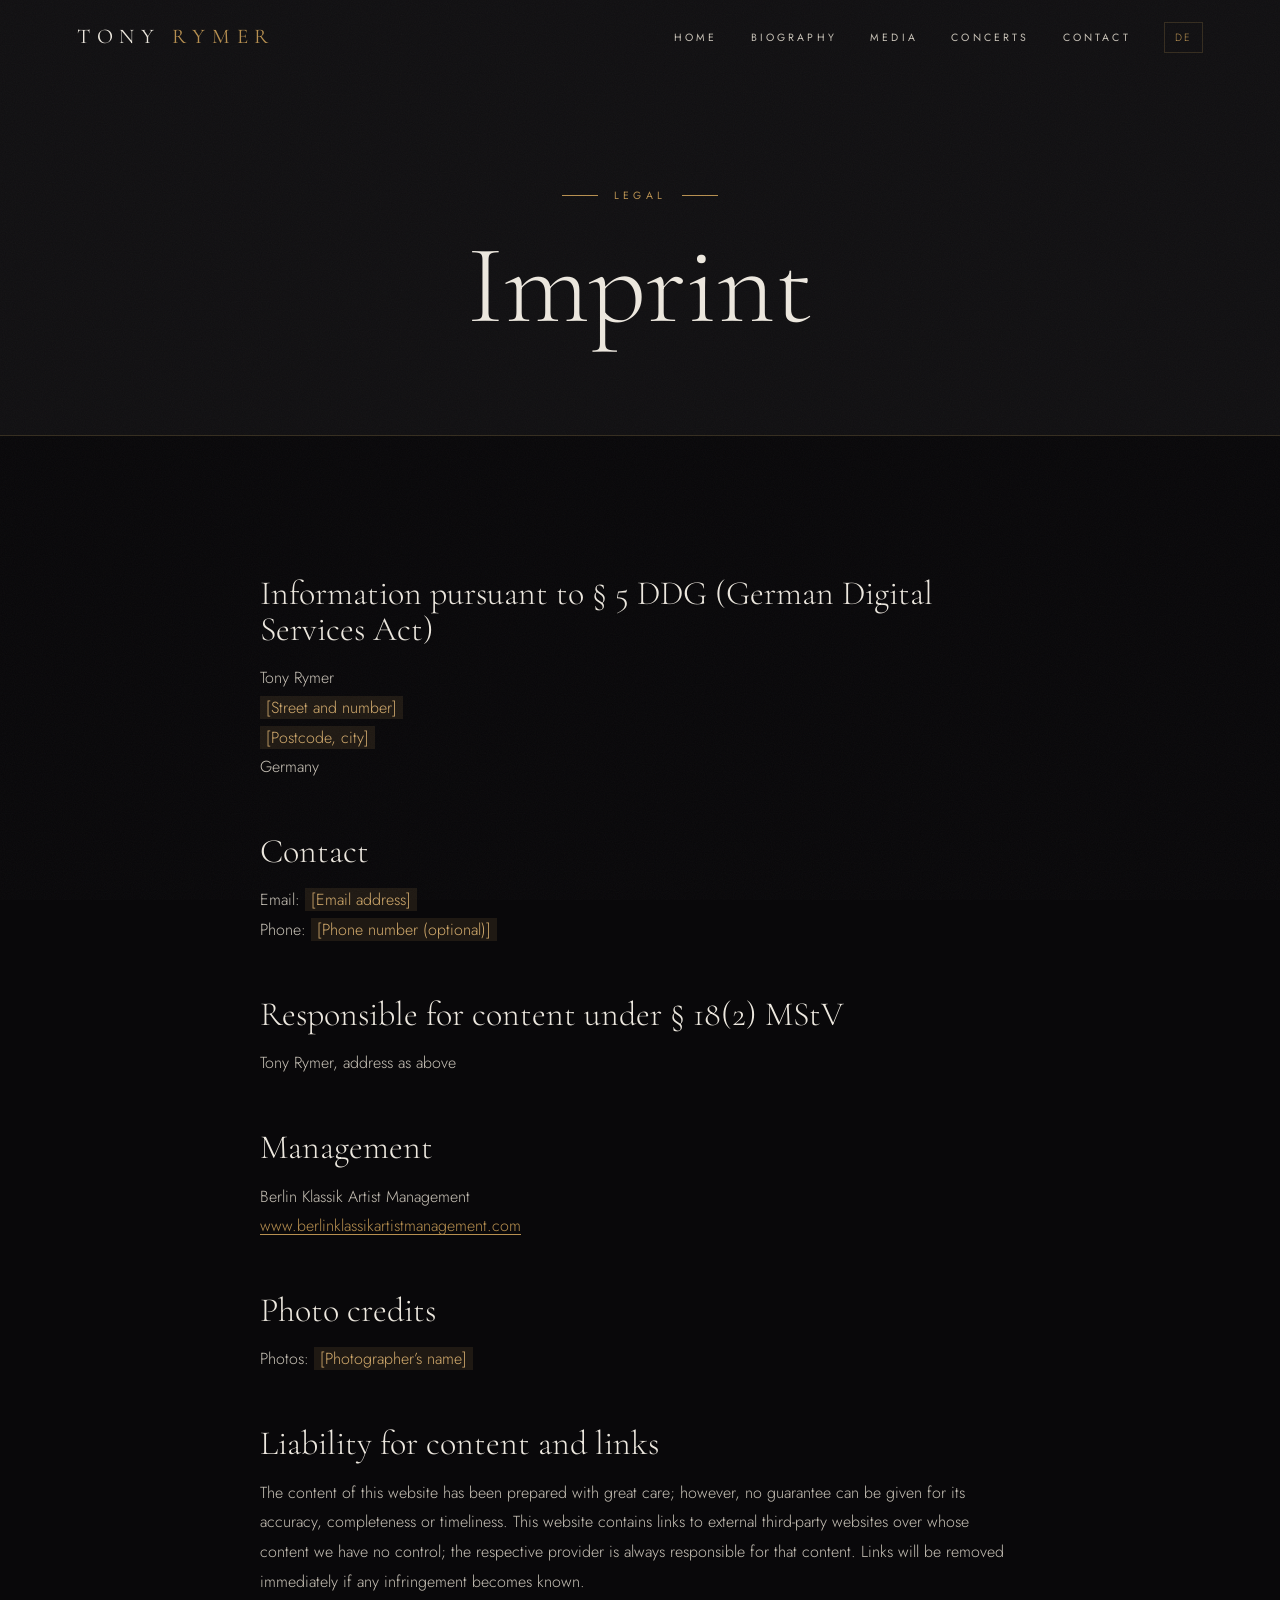
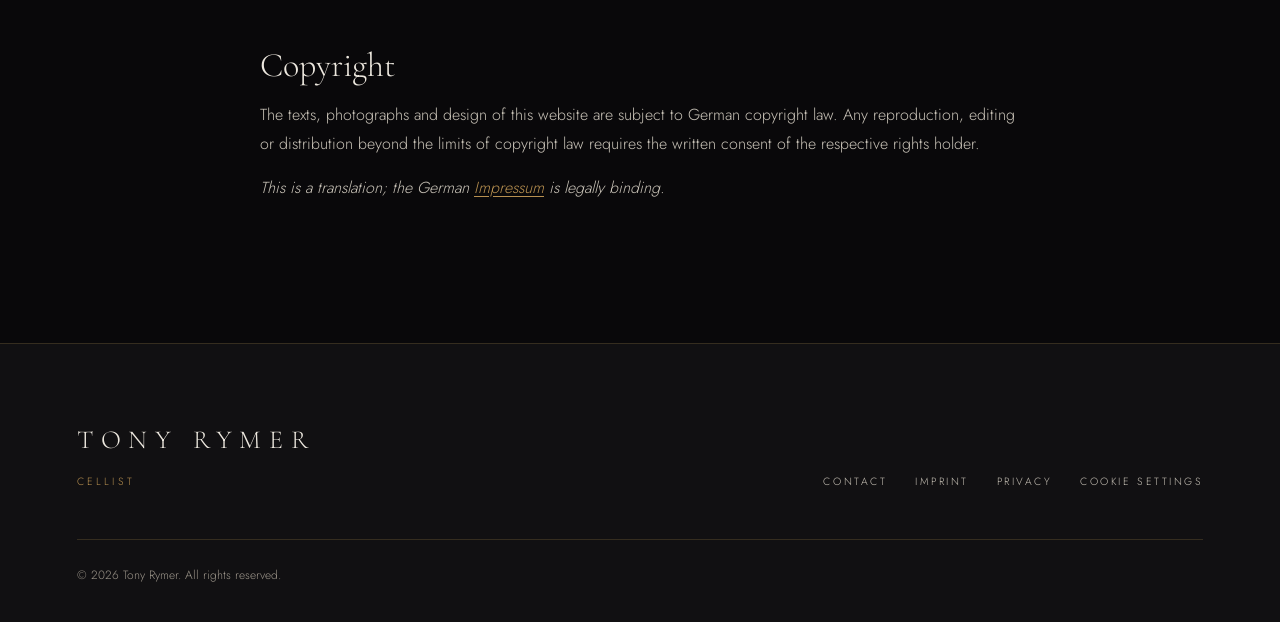
<file: imprint.html>
<!DOCTYPE html>
<html lang="en">
<head>
  <meta charset="UTF-8" />
  <meta name="viewport" content="width=device-width, initial-scale=1.0" />
  <title>Imprint — Tony Rymer</title>
  <meta name="description" content="Imprint — Tony Rymer" />
  <link rel="alternate" hreflang="en" href="imprint.html" />
  <link rel="alternate" hreflang="de" href="impressum.html" />
  <link rel="icon" href="data:image/svg+xml,%3Csvg xmlns='http://www.w3.org/2000/svg' viewBox='0 0 64 64'%3E%3Crect width='64' height='64' rx='14' fill='%2309080a'/%3E%3Ctext x='32' y='43' text-anchor='middle' font-family='Georgia,serif' font-size='30' fill='%23d4ac6e' letter-spacing='1'%3ETR%3C/text%3E%3C/svg%3E" type="image/svg+xml" />
  <link rel="apple-touch-icon" href="apple-touch-icon.png" />
  <link rel="preload" href="cormorant-garamond-latin-300-normal.woff2" as="font" type="font/woff2" crossorigin />
  <meta name="theme-color" content="#09080a" />
  <meta property="og:type" content="website" />
  <meta property="og:site_name" content="Tony Rymer" />
  <meta property="og:title" content="Imprint — Tony Rymer" />
  <meta property="og:description" content="Imprint — Tony Rymer" />
  <meta property="og:image" content="tony-rymer-2200.jpg" />
  <meta property="og:locale" content="en_US" />
  <meta name="twitter:card" content="summary_large_image" />
  <link rel="stylesheet" href="style.css" />
</head>
<body>

  <div class="scroll-progress" aria-hidden="true"></div>
  <div class="grain" aria-hidden="true"></div>

  <!-- HEADER -->
  <header class="header" id="header">
    <div class="header-inner">
      <a href="index.html" class="logo" aria-label="Tony Rymer">TONY <span>RYMER</span></a>
      <button class="menu-btn" id="menuBtn" aria-label="Toggle navigation" aria-expanded="false">
        <span></span>
        <span></span>
      </button>
      <nav class="nav" id="nav">
        <a href="index.html" class="nav-link">Home</a>
        <a href="bio.html" class="nav-link">Biography</a>
        <a href="media.html" class="nav-link">Media</a>
        <a href="concerts.html" class="nav-link">Concerts</a>
        <a href="index.html#contact" class="nav-link">Contact</a>
        <a href="impressum.html" class="nav-lang" hreflang="de" lang="de" aria-label="Deutsche Version">DE</a>
      </nav>
    </div>
  </header>

  <section class="page-hero">
    <div class="section-label">Legal</div>
    <h1>Imprint</h1>
  </section>

  <section class="section legal">
    <div class="section-inner section-inner--narrow">
        <h2>Information pursuant to § 5 DDG (German Digital Services Act)</h2>
        <p>Tony Rymer<br /><span class="placeholder">[Street and number]</span><br /><span class="placeholder">[Postcode, city]</span><br />Germany</p>
        <h2>Contact</h2>
        <p>Email: <span class="placeholder">[Email address]</span><br />Phone: <span class="placeholder">[Phone number (optional)]</span></p>
        <h2>Responsible for content under § 18(2) MStV</h2>
        <p>Tony Rymer, address as above</p>
        <h2>Management</h2>
        <p>Berlin Klassik Artist Management<br /><a href="https://www.berlinklassikartistmanagement.com/" target="_blank" rel="noopener noreferrer">www.berlinklassikartistmanagement.com</a></p>
        <h2>Photo credits</h2>
        <p>Photos: <span class="placeholder">[Photographer’s name]</span></p>
        <h2>Liability for content and links</h2>
        <p>The content of this website has been prepared with great care; however, no guarantee can be given for its accuracy, completeness or timeliness. This website contains links to external third-party websites over whose content we have no control; the respective provider is always responsible for that content. Links will be removed immediately if any infringement becomes known.</p>
        <h2>Copyright</h2>
        <p>The texts, photographs and design of this website are subject to German copyright law. Any reproduction, editing or distribution beyond the limits of copyright law requires the written consent of the respective rights holder.</p>
        <p><em>This is a translation; the German <a href="impressum.html">Impressum</a> is legally binding.</em></p>
    </div>
  </section>


  <!-- FOOTER -->
  <footer class="footer">
    <div class="footer-inner">
      <div>
        <div class="footer-logo">TONY RYMER</div>
        <div class="footer-role">Cellist</div>
      </div>
      <nav class="footer-nav">
        <a href="index.html#contact" class="footer-link">Contact</a>
        <a href="imprint.html" class="footer-link">Imprint</a>
        <a href="privacy.html" class="footer-link">Privacy</a>
        <a href="#" class="footer-link" data-cookie-reset>Cookie settings</a>
      </nav>
    </div>
    <div class="footer-bottom">&copy; <span id="year"></span> Tony Rymer. All rights reserved.</div>
  </footer>

  <!-- COOKIE BANNER (only on pages with YouTube videos) -->
  <div class="cookie-banner" id="cookieBanner" role="dialog" aria-label="Cookies" style="display:none;">
    <p>This website only uses cookies when you play an embedded YouTube video. <a href="privacy.html">Privacy policy</a></p>
    <div class="cookie-actions">
      <button class="btn btn--gold" type="button" onclick="acceptCookies()">Accept</button>
      <button class="btn" type="button" onclick="rejectCookies()">Reject</button>
    </div>
  </div>

  <script src="site.js"></script>
</body>
</html>
</file>
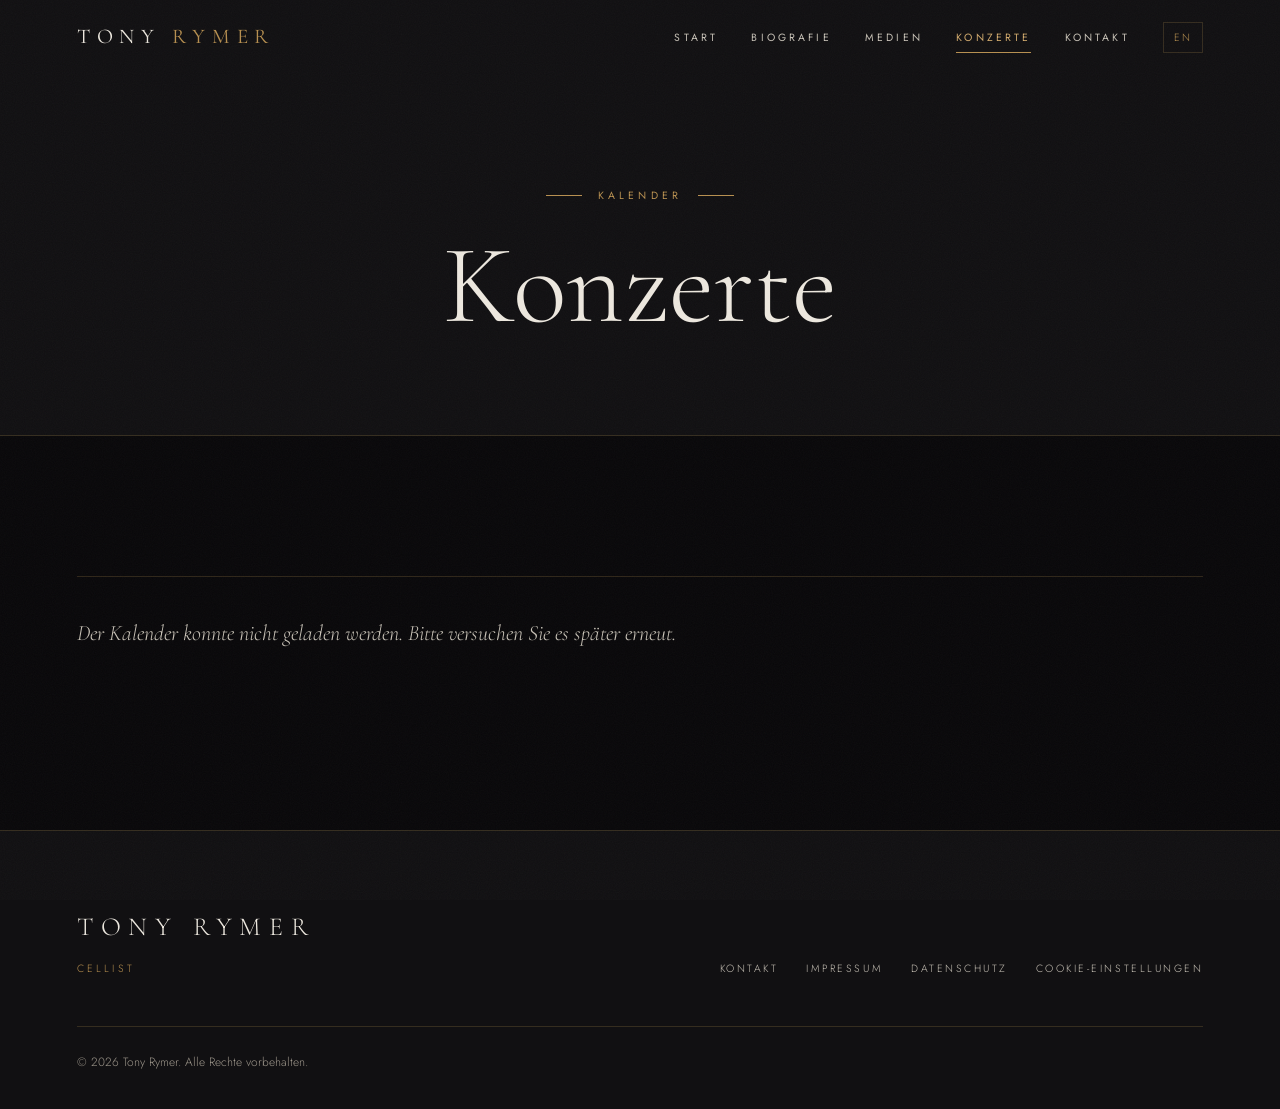
<file: konzerte.html>
<!DOCTYPE html>
<html lang="de">
<head>
  <meta charset="UTF-8" />
  <meta name="viewport" content="width=device-width, initial-scale=1.0" />
  <title>Konzerte — Tony Rymer, Cellist</title>
  <meta name="description" content="Nächste Konzerte des Cellisten Tony Rymer." />
  <link rel="alternate" hreflang="en" href="concerts.html" />
  <link rel="alternate" hreflang="de" href="konzerte.html" />
  <link rel="icon" href="data:image/svg+xml,%3Csvg xmlns='http://www.w3.org/2000/svg' viewBox='0 0 64 64'%3E%3Crect width='64' height='64' rx='14' fill='%2309080a'/%3E%3Ctext x='32' y='43' text-anchor='middle' font-family='Georgia,serif' font-size='30' fill='%23d4ac6e' letter-spacing='1'%3ETR%3C/text%3E%3C/svg%3E" type="image/svg+xml" />
  <link rel="apple-touch-icon" href="apple-touch-icon.png" />
  <link rel="preload" href="cormorant-garamond-latin-300-normal.woff2" as="font" type="font/woff2" crossorigin />
  <meta name="theme-color" content="#09080a" />
  <meta property="og:type" content="website" />
  <meta property="og:site_name" content="Tony Rymer" />
  <meta property="og:title" content="Konzerte — Tony Rymer, Cellist" />
  <meta property="og:description" content="Nächste Konzerte des Cellisten Tony Rymer." />
  <meta property="og:image" content="tony-rymer-2200.jpg" />
  <meta property="og:locale" content="de_DE" />
  <meta name="twitter:card" content="summary_large_image" />
  <link rel="stylesheet" href="style.css" />
</head>
<body>

  <div class="scroll-progress" aria-hidden="true"></div>
  <div class="grain" aria-hidden="true"></div>

  <!-- HEADER -->
  <header class="header" id="header">
    <div class="header-inner">
      <a href="de.html" class="logo" aria-label="Tony Rymer">TONY <span>RYMER</span></a>
      <button class="menu-btn" id="menuBtn" aria-label="Menü öffnen oder schließen" aria-expanded="false">
        <span></span>
        <span></span>
      </button>
      <nav class="nav" id="nav">
        <a href="de.html" class="nav-link">Start</a>
        <a href="biografie.html" class="nav-link">Biografie</a>
        <a href="medien.html" class="nav-link">Medien</a>
        <a href="konzerte.html" class="nav-link active" aria-current="page">Konzerte</a>
        <a href="de.html#contact" class="nav-link">Kontakt</a>
        <a href="concerts.html" class="nav-lang" hreflang="en" lang="en" aria-label="English version">EN</a>
      </nav>
    </div>
  </header>

  <section class="page-hero">
    <div class="section-label">Kalender</div>
    <h1>Konzerte</h1>
  </section>

  <section class="section" id="calendar">
    <div class="section-inner">
      <div class="events" id="eventsList" data-sheet="1pydU2JADQagQDdhWXr5INKmDRZ-MXWf9yGnrt_BLsj0">
        <p>Konzerte werden geladen …</p>
      </div>
    </div>
  </section>


  <!-- FOOTER -->
  <footer class="footer">
    <div class="footer-inner">
      <div>
        <div class="footer-logo">TONY RYMER</div>
        <div class="footer-role">Cellist</div>
      </div>
      <nav class="footer-nav">
        <a href="de.html#contact" class="footer-link">Kontakt</a>
        <a href="impressum.html" class="footer-link">Impressum</a>
        <a href="datenschutz.html" class="footer-link">Datenschutz</a>
        <a href="#" class="footer-link" data-cookie-reset>Cookie-Einstellungen</a>
      </nav>
    </div>
    <div class="footer-bottom">&copy; <span id="year"></span> Tony Rymer. Alle Rechte vorbehalten.</div>
  </footer>

  <!-- COOKIE BANNER (only on pages with YouTube videos) -->
  <div class="cookie-banner" id="cookieBanner" role="dialog" aria-label="Cookies" style="display:none;">
    <p>Diese Website verwendet Cookies nur, wenn Sie ein eingebettetes YouTube-Video abspielen. <a href="datenschutz.html">Datenschutzerklärung</a></p>
    <div class="cookie-actions">
      <button class="btn btn--gold" type="button" onclick="acceptCookies()">Akzeptieren</button>
      <button class="btn" type="button" onclick="rejectCookies()">Ablehnen</button>
    </div>
  </div>

  <script src="site.js"></script>
  <script src="concerts.js"></script>
</body>
</html>
</file>
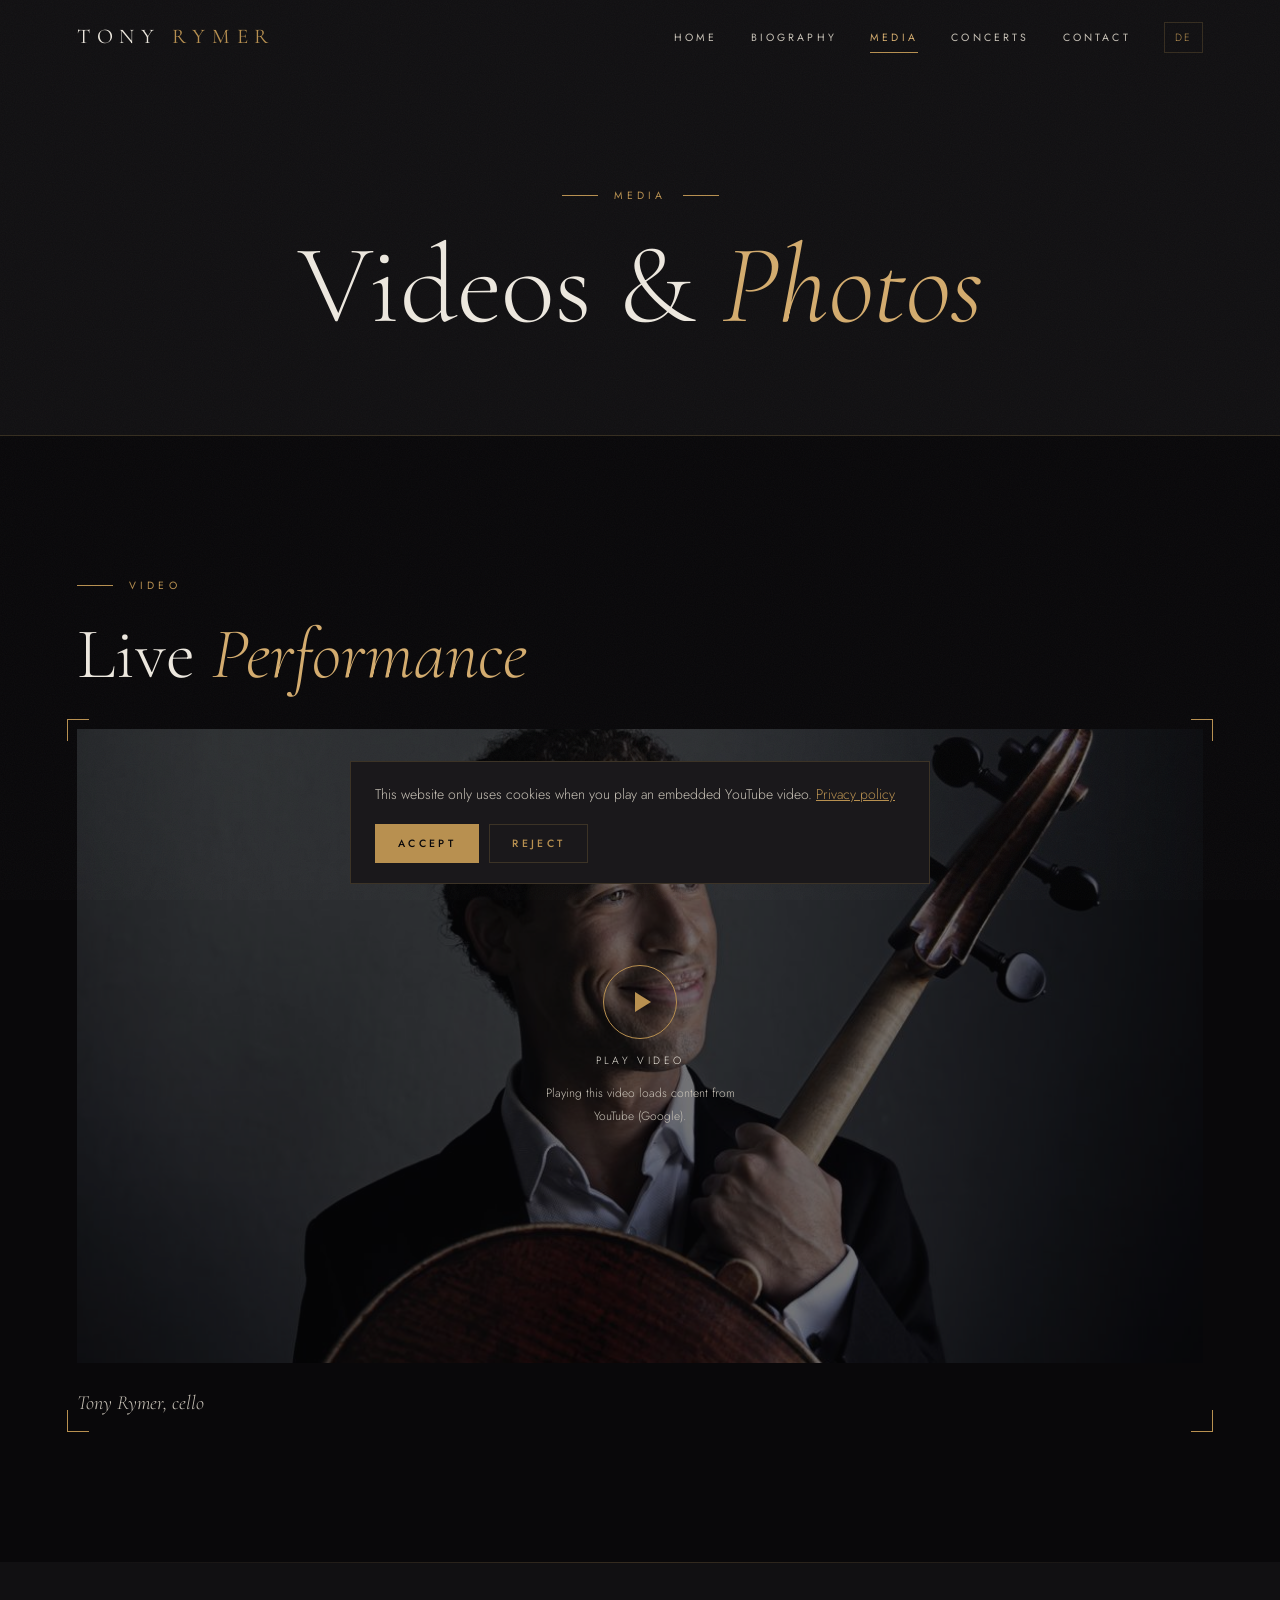
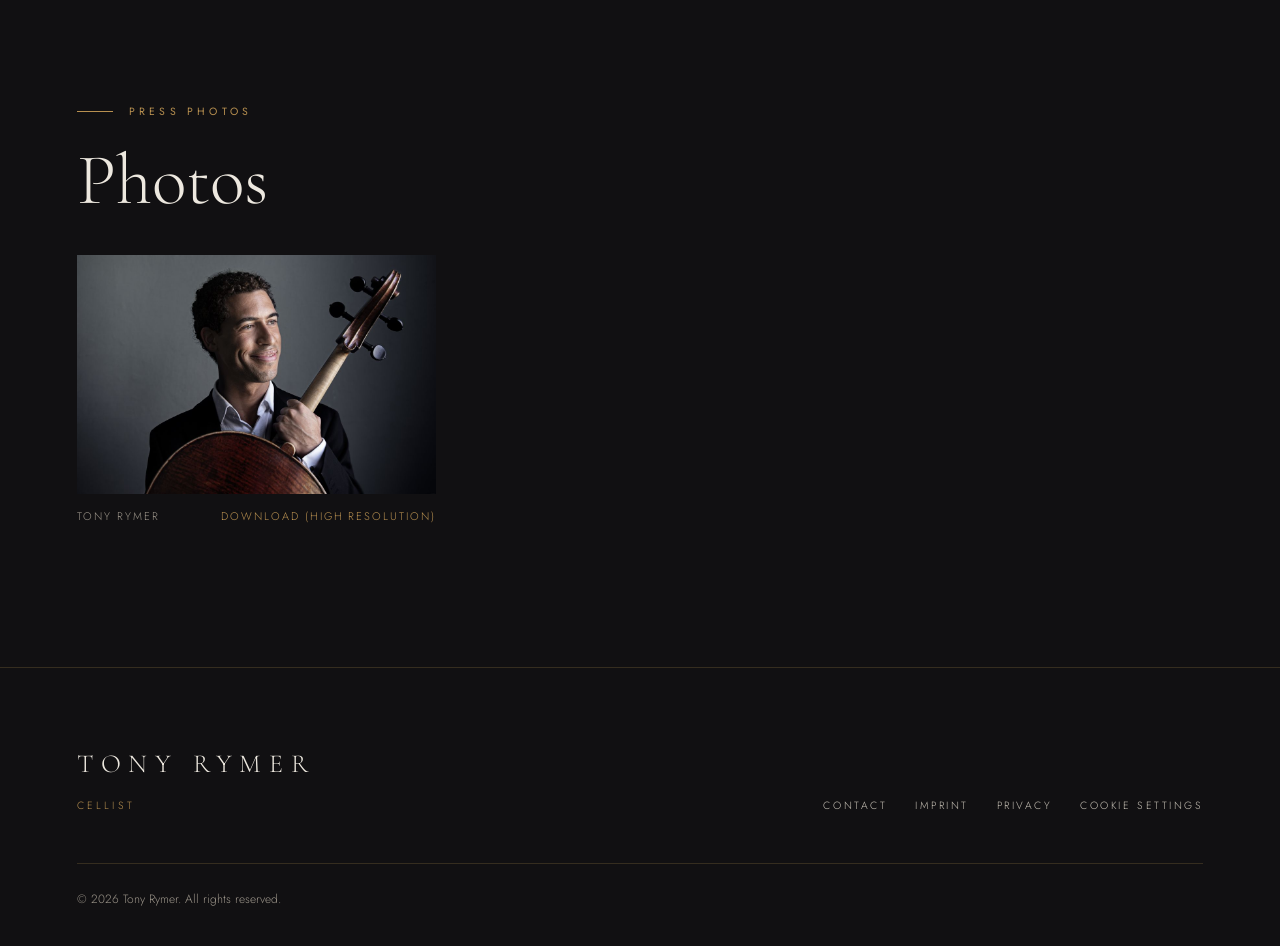
<file: media.html>
<!DOCTYPE html>
<html lang="en">
<head>
  <meta charset="UTF-8" />
  <meta name="viewport" content="width=device-width, initial-scale=1.0" />
  <title>Media — Tony Rymer, Cellist</title>
  <meta name="description" content="Videos and press photos of cellist Tony Rymer." />
  <link rel="alternate" hreflang="en" href="media.html" />
  <link rel="alternate" hreflang="de" href="medien.html" />
  <link rel="icon" href="data:image/svg+xml,%3Csvg xmlns='http://www.w3.org/2000/svg' viewBox='0 0 64 64'%3E%3Crect width='64' height='64' rx='14' fill='%2309080a'/%3E%3Ctext x='32' y='43' text-anchor='middle' font-family='Georgia,serif' font-size='30' fill='%23d4ac6e' letter-spacing='1'%3ETR%3C/text%3E%3C/svg%3E" type="image/svg+xml" />
  <link rel="apple-touch-icon" href="apple-touch-icon.png" />
  <link rel="preload" href="cormorant-garamond-latin-300-normal.woff2" as="font" type="font/woff2" crossorigin />
  <meta name="theme-color" content="#09080a" />
  <meta property="og:type" content="website" />
  <meta property="og:site_name" content="Tony Rymer" />
  <meta property="og:title" content="Media — Tony Rymer, Cellist" />
  <meta property="og:description" content="Videos and press photos of cellist Tony Rymer." />
  <meta property="og:image" content="tony-rymer-2200.jpg" />
  <meta property="og:locale" content="en_US" />
  <meta name="twitter:card" content="summary_large_image" />
  <link rel="stylesheet" href="style.css" />
</head>
<body>

  <div class="scroll-progress" aria-hidden="true"></div>
  <div class="grain" aria-hidden="true"></div>

  <!-- HEADER -->
  <header class="header" id="header">
    <div class="header-inner">
      <a href="index.html" class="logo" aria-label="Tony Rymer">TONY <span>RYMER</span></a>
      <button class="menu-btn" id="menuBtn" aria-label="Toggle navigation" aria-expanded="false">
        <span></span>
        <span></span>
      </button>
      <nav class="nav" id="nav">
        <a href="index.html" class="nav-link">Home</a>
        <a href="bio.html" class="nav-link">Biography</a>
        <a href="media.html" class="nav-link active" aria-current="page">Media</a>
        <a href="concerts.html" class="nav-link">Concerts</a>
        <a href="index.html#contact" class="nav-link">Contact</a>
        <a href="medien.html" class="nav-lang" hreflang="de" lang="de" aria-label="Deutsche Version">DE</a>
      </nav>
    </div>
  </header>

  <section class="page-hero">
    <div class="section-label">Media</div>
    <h1>Videos &amp; <em>Photos</em></h1>
  </section>

  <section class="section" id="videos">
    <div class="section-inner">
      <div class="section-label" data-animate>Video</div>
      <h2 data-animate>Live <em>Performance</em></h2>
      <div class="video-grid">
      <figure class="video-wrapper" data-animate>
        <div class="video-corners" aria-hidden="true"><span class="corner tl"></span><span class="corner tr"></span><span class="corner bl"></span><span class="corner br"></span></div>
        <div class="video-frame" data-video="grtOob1WED0" data-title="Tony Rymer, cello" style="background-image:url('tony-rymer-1100.jpg')">
          <button class="video-consent" type="button">
            <span class="video-consent__play" aria-hidden="true"></span>
            <span class="video-consent__text">Play video</span>
            <span class="video-consent__note">Playing this video loads content from YouTube (Google).</span>
          </button>
        </div>
        <figcaption class="video-caption">Tony Rymer, cello</figcaption>
      </figure>
        <!-- TO ADD A VIDEO: copy the <figure> above and change data-video (the YouTube ID after "watch?v=") and the caption. -->
      </div>
    </div>
  </section>

  <section class="section section--surface" id="photos">
    <div class="section-inner">
      <div class="section-label" data-animate>Press photos</div>
      <h2 data-animate>Photos</h2>
      <div class="photo-grid">
        <figure data-animate>
          <img src="tony-rymer-1100.jpg" alt="Tony Rymer with his cello" loading="lazy" />
          <figcaption><span>Tony Rymer</span><a href="DSC_9597ed9.jpg" download>Download (high resolution)</a></figcaption>
        </figure>
        <!-- TO ADD A PHOTO: upload the image to the repository and copy the <figure> above, changing the file names. -->
      </div>
    </div>
  </section>


  <!-- FOOTER -->
  <footer class="footer">
    <div class="footer-inner">
      <div>
        <div class="footer-logo">TONY RYMER</div>
        <div class="footer-role">Cellist</div>
      </div>
      <nav class="footer-nav">
        <a href="index.html#contact" class="footer-link">Contact</a>
        <a href="imprint.html" class="footer-link">Imprint</a>
        <a href="privacy.html" class="footer-link">Privacy</a>
        <a href="#" class="footer-link" data-cookie-reset>Cookie settings</a>
      </nav>
    </div>
    <div class="footer-bottom">&copy; <span id="year"></span> Tony Rymer. All rights reserved.</div>
  </footer>

  <!-- COOKIE BANNER (only on pages with YouTube videos) -->
  <div class="cookie-banner" id="cookieBanner" role="dialog" aria-label="Cookies" style="display:none;">
    <p>This website only uses cookies when you play an embedded YouTube video. <a href="privacy.html">Privacy policy</a></p>
    <div class="cookie-actions">
      <button class="btn btn--gold" type="button" onclick="acceptCookies()">Accept</button>
      <button class="btn" type="button" onclick="rejectCookies()">Reject</button>
    </div>
  </div>

  <script src="site.js"></script>
</body>
</html>
</file>
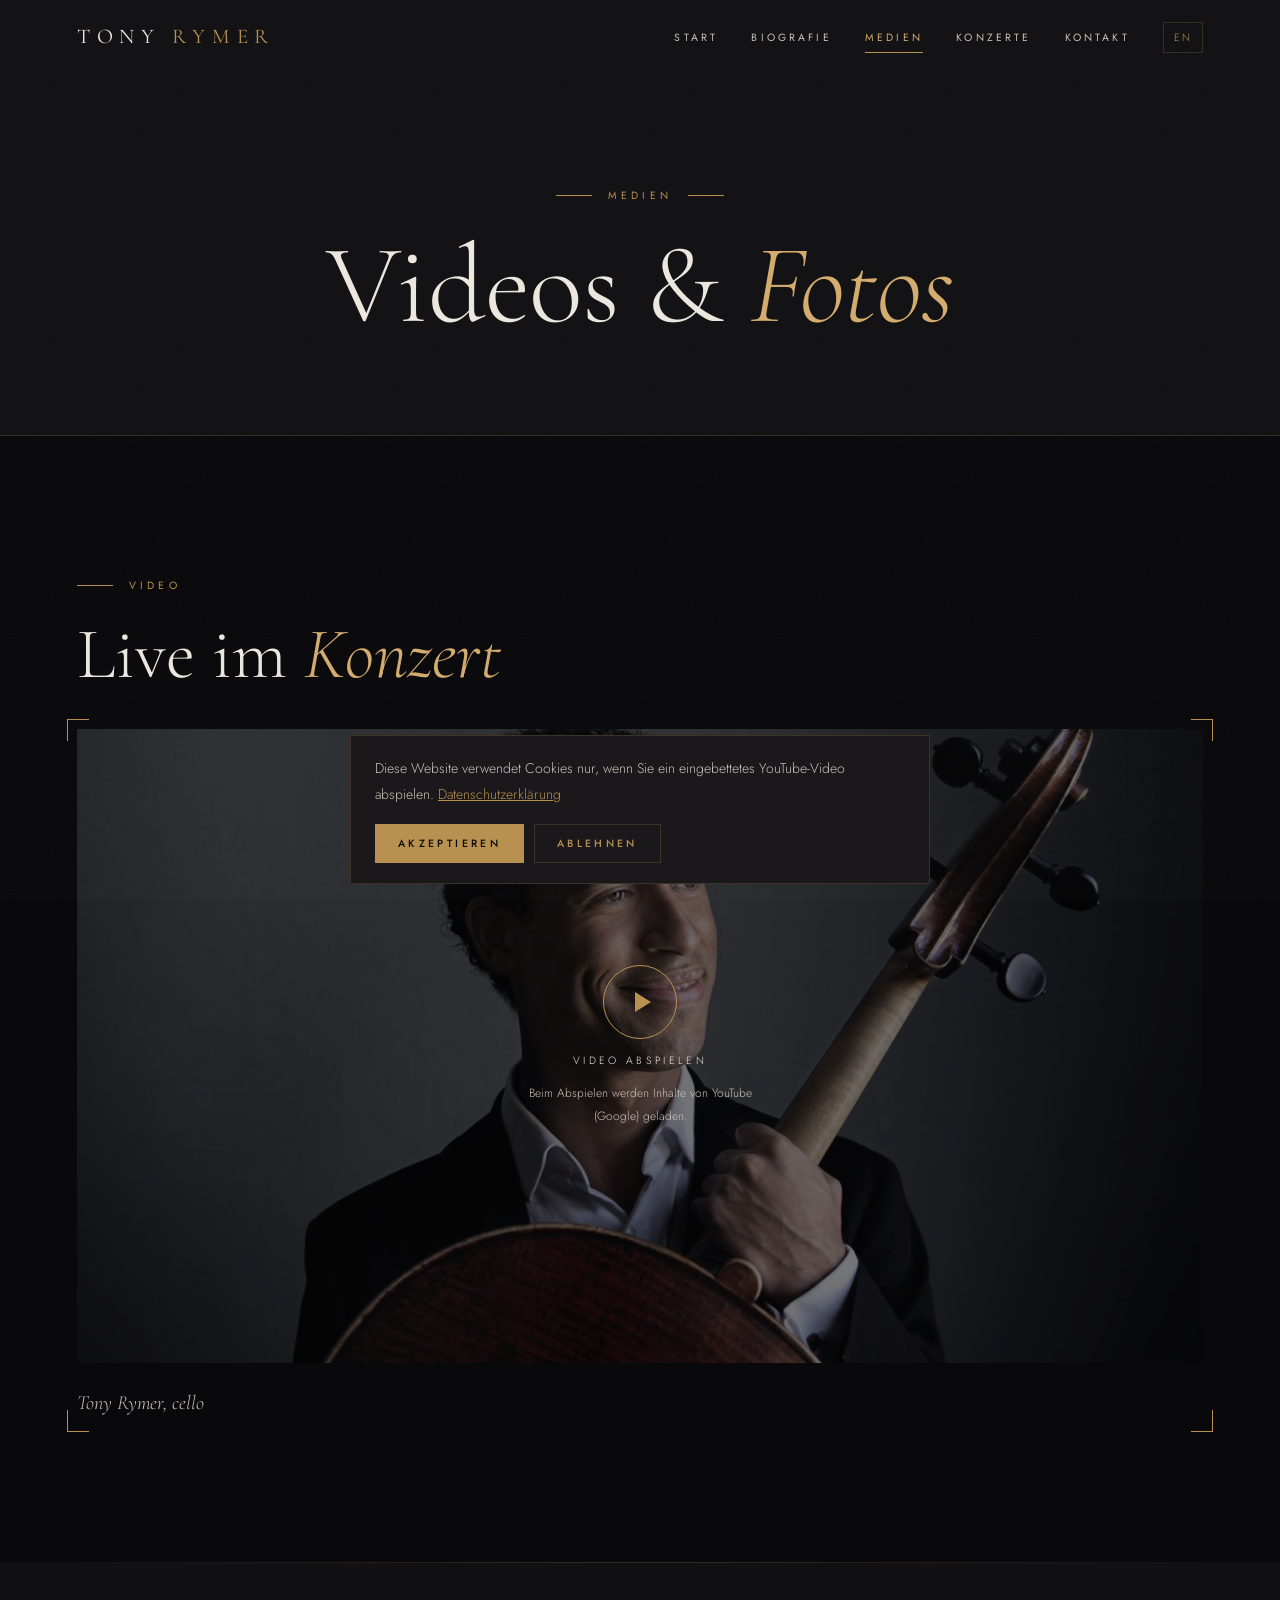
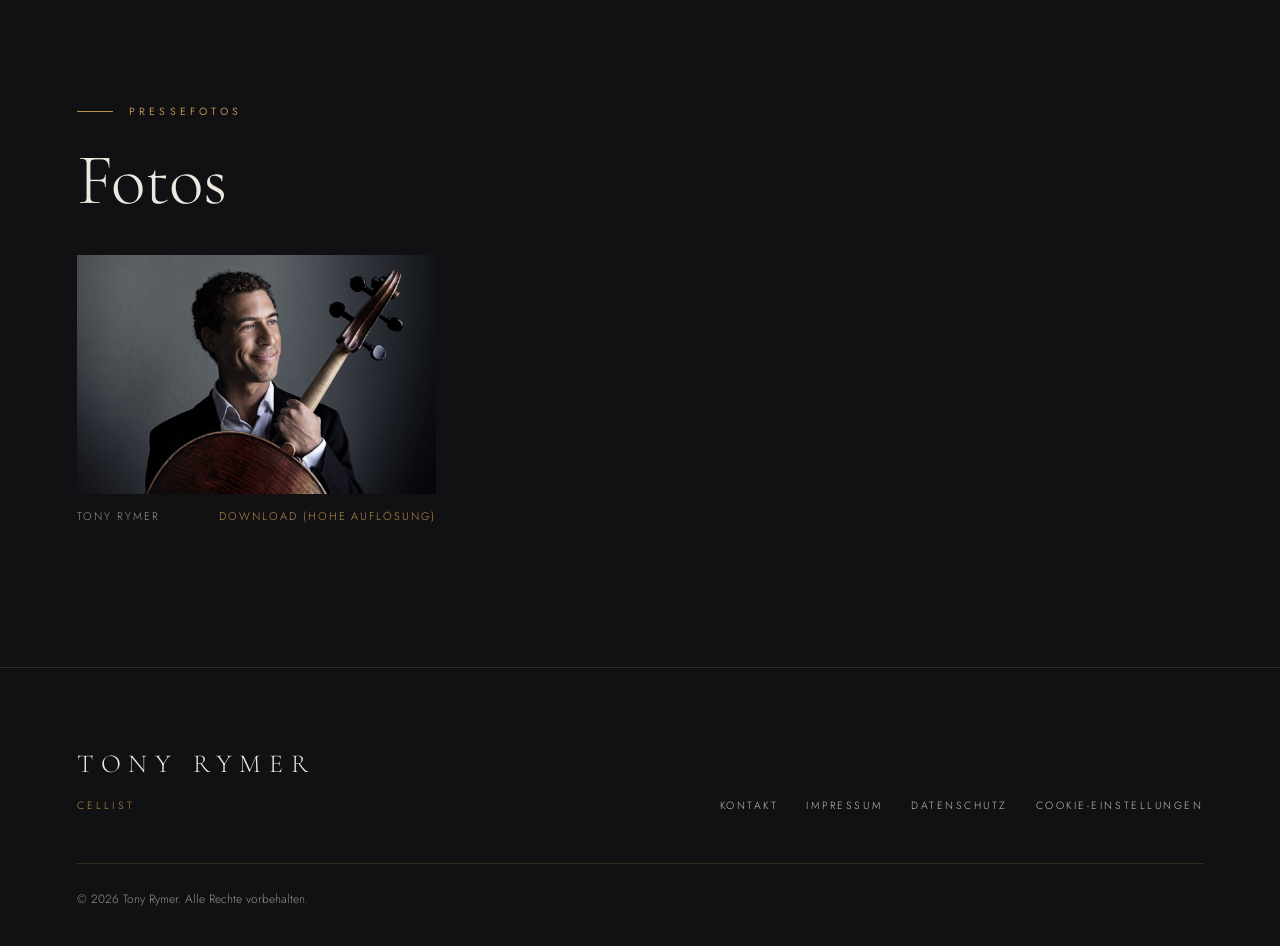
<file: medien.html>
<!DOCTYPE html>
<html lang="de">
<head>
  <meta charset="UTF-8" />
  <meta name="viewport" content="width=device-width, initial-scale=1.0" />
  <title>Medien — Tony Rymer, Cellist</title>
  <meta name="description" content="Videos und Pressefotos des Cellisten Tony Rymer." />
  <link rel="alternate" hreflang="en" href="media.html" />
  <link rel="alternate" hreflang="de" href="medien.html" />
  <link rel="icon" href="data:image/svg+xml,%3Csvg xmlns='http://www.w3.org/2000/svg' viewBox='0 0 64 64'%3E%3Crect width='64' height='64' rx='14' fill='%2309080a'/%3E%3Ctext x='32' y='43' text-anchor='middle' font-family='Georgia,serif' font-size='30' fill='%23d4ac6e' letter-spacing='1'%3ETR%3C/text%3E%3C/svg%3E" type="image/svg+xml" />
  <link rel="apple-touch-icon" href="apple-touch-icon.png" />
  <link rel="preload" href="cormorant-garamond-latin-300-normal.woff2" as="font" type="font/woff2" crossorigin />
  <meta name="theme-color" content="#09080a" />
  <meta property="og:type" content="website" />
  <meta property="og:site_name" content="Tony Rymer" />
  <meta property="og:title" content="Medien — Tony Rymer, Cellist" />
  <meta property="og:description" content="Videos und Pressefotos des Cellisten Tony Rymer." />
  <meta property="og:image" content="tony-rymer-2200.jpg" />
  <meta property="og:locale" content="de_DE" />
  <meta name="twitter:card" content="summary_large_image" />
  <link rel="stylesheet" href="style.css" />
</head>
<body>

  <div class="scroll-progress" aria-hidden="true"></div>
  <div class="grain" aria-hidden="true"></div>

  <!-- HEADER -->
  <header class="header" id="header">
    <div class="header-inner">
      <a href="de.html" class="logo" aria-label="Tony Rymer">TONY <span>RYMER</span></a>
      <button class="menu-btn" id="menuBtn" aria-label="Menü öffnen oder schließen" aria-expanded="false">
        <span></span>
        <span></span>
      </button>
      <nav class="nav" id="nav">
        <a href="de.html" class="nav-link">Start</a>
        <a href="biografie.html" class="nav-link">Biografie</a>
        <a href="medien.html" class="nav-link active" aria-current="page">Medien</a>
        <a href="konzerte.html" class="nav-link">Konzerte</a>
        <a href="de.html#contact" class="nav-link">Kontakt</a>
        <a href="media.html" class="nav-lang" hreflang="en" lang="en" aria-label="English version">EN</a>
      </nav>
    </div>
  </header>

  <section class="page-hero">
    <div class="section-label">Medien</div>
    <h1>Videos &amp; <em>Fotos</em></h1>
  </section>

  <section class="section" id="videos">
    <div class="section-inner">
      <div class="section-label" data-animate>Video</div>
      <h2 data-animate>Live im <em>Konzert</em></h2>
      <div class="video-grid">
      <figure class="video-wrapper" data-animate>
        <div class="video-corners" aria-hidden="true"><span class="corner tl"></span><span class="corner tr"></span><span class="corner bl"></span><span class="corner br"></span></div>
        <div class="video-frame" data-video="grtOob1WED0" data-title="Tony Rymer, cello" style="background-image:url('tony-rymer-1100.jpg')">
          <button class="video-consent" type="button">
            <span class="video-consent__play" aria-hidden="true"></span>
            <span class="video-consent__text">Video abspielen</span>
            <span class="video-consent__note">Beim Abspielen werden Inhalte von YouTube (Google) geladen.</span>
          </button>
        </div>
        <figcaption class="video-caption">Tony Rymer, cello</figcaption>
      </figure>
        <!-- NEUES VIDEO: <figure> oben kopieren und data-video (YouTube-ID nach "watch?v=") sowie die Bildunterschrift ändern. -->
      </div>
    </div>
  </section>

  <section class="section section--surface" id="photos">
    <div class="section-inner">
      <div class="section-label" data-animate>Pressefotos</div>
      <h2 data-animate>Fotos</h2>
      <div class="photo-grid">
        <figure data-animate>
          <img src="tony-rymer-1100.jpg" alt="Tony Rymer mit seinem Violoncello" loading="lazy" />
          <figcaption><span>Tony Rymer</span><a href="DSC_9597ed9.jpg" download>Download (hohe Auflösung)</a></figcaption>
        </figure>
        <!-- NEUES FOTO: Bild ins Repository hochladen und <figure> oben kopieren, Dateinamen ändern. -->
      </div>
    </div>
  </section>


  <!-- FOOTER -->
  <footer class="footer">
    <div class="footer-inner">
      <div>
        <div class="footer-logo">TONY RYMER</div>
        <div class="footer-role">Cellist</div>
      </div>
      <nav class="footer-nav">
        <a href="de.html#contact" class="footer-link">Kontakt</a>
        <a href="impressum.html" class="footer-link">Impressum</a>
        <a href="datenschutz.html" class="footer-link">Datenschutz</a>
        <a href="#" class="footer-link" data-cookie-reset>Cookie-Einstellungen</a>
      </nav>
    </div>
    <div class="footer-bottom">&copy; <span id="year"></span> Tony Rymer. Alle Rechte vorbehalten.</div>
  </footer>

  <!-- COOKIE BANNER (only on pages with YouTube videos) -->
  <div class="cookie-banner" id="cookieBanner" role="dialog" aria-label="Cookies" style="display:none;">
    <p>Diese Website verwendet Cookies nur, wenn Sie ein eingebettetes YouTube-Video abspielen. <a href="datenschutz.html">Datenschutzerklärung</a></p>
    <div class="cookie-actions">
      <button class="btn btn--gold" type="button" onclick="acceptCookies()">Akzeptieren</button>
      <button class="btn" type="button" onclick="rejectCookies()">Ablehnen</button>
    </div>
  </div>

  <script src="site.js"></script>
</body>
</html>
</file>
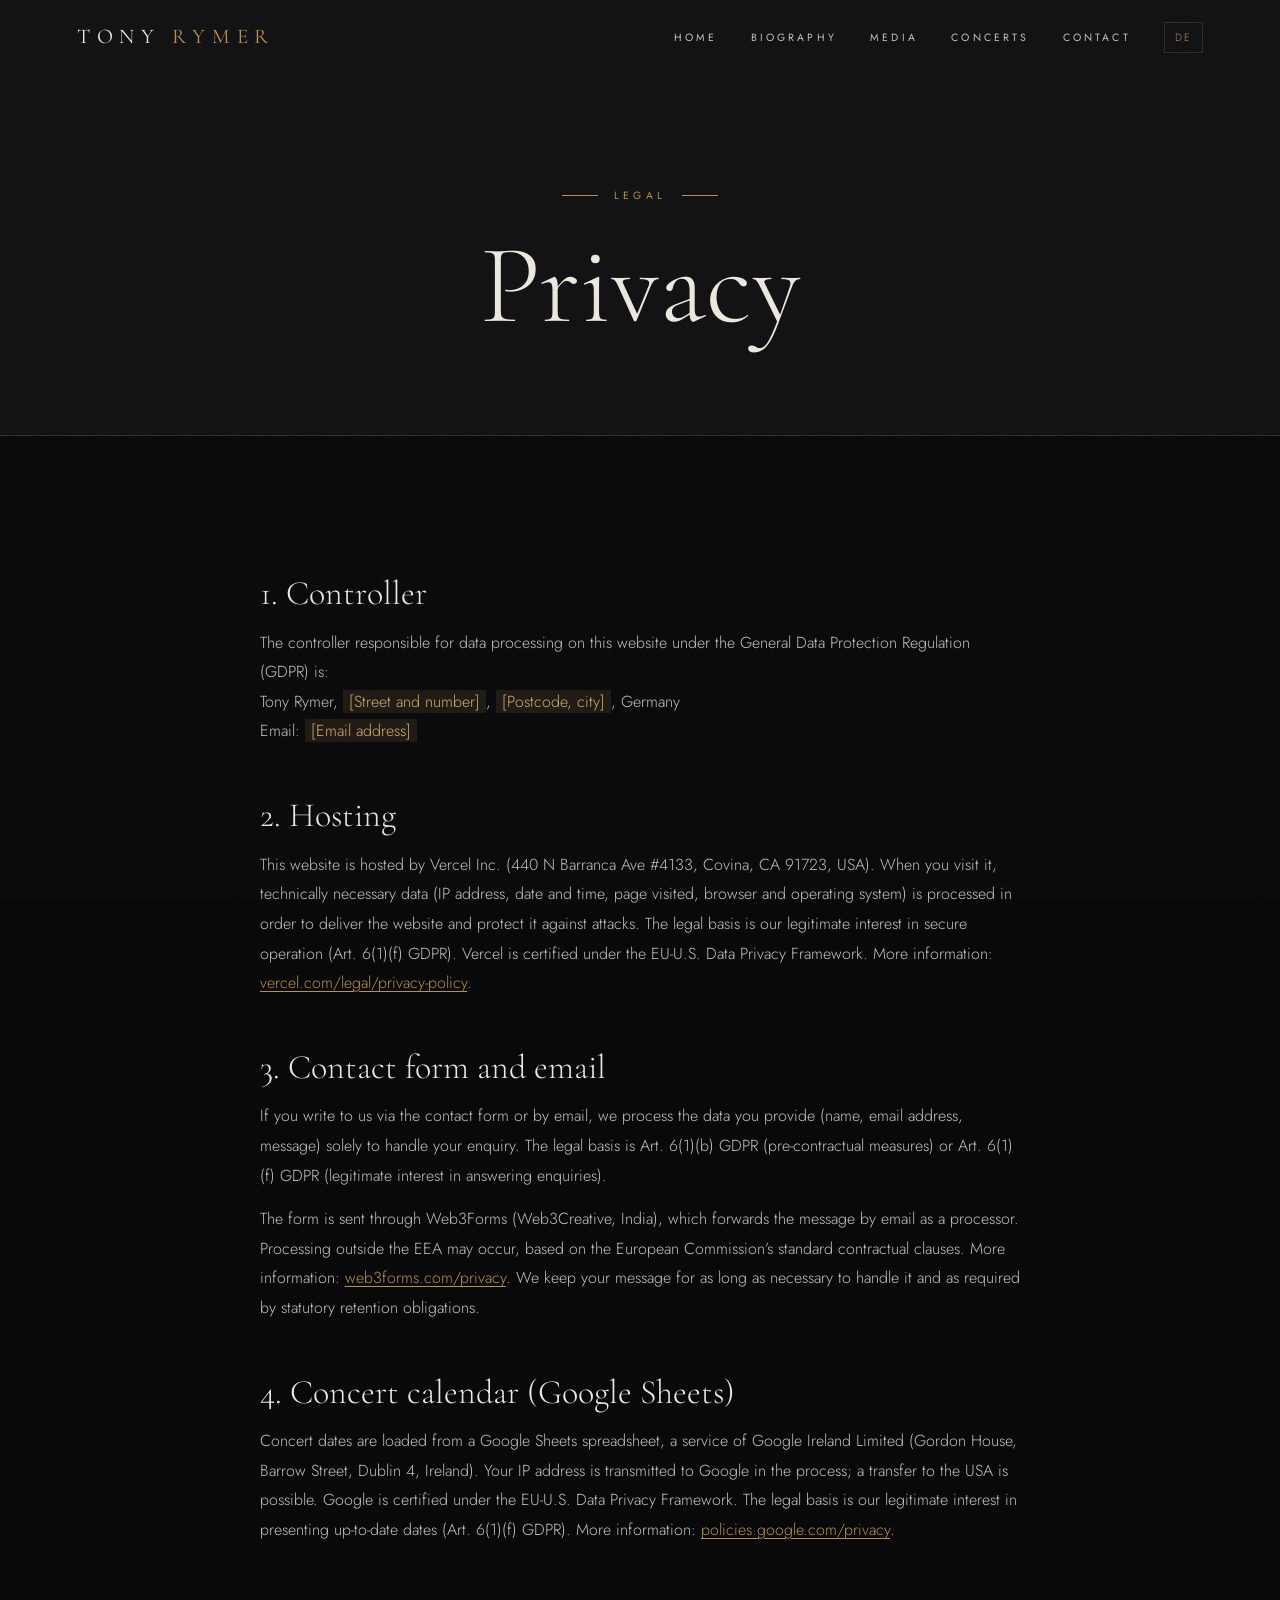
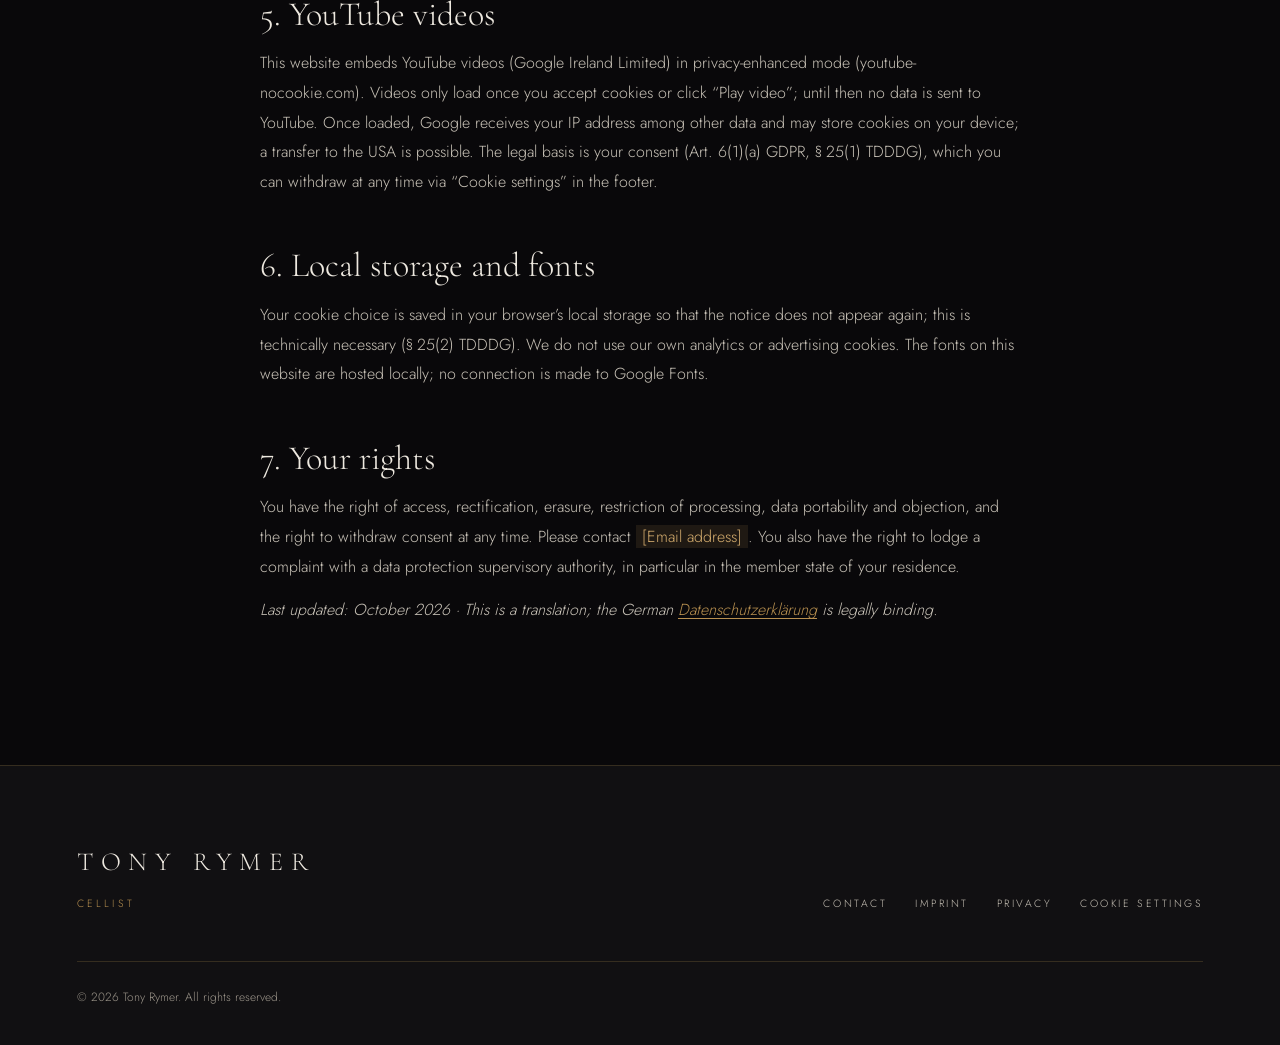
<file: privacy.html>
<!DOCTYPE html>
<html lang="en">
<head>
  <meta charset="UTF-8" />
  <meta name="viewport" content="width=device-width, initial-scale=1.0" />
  <title>Privacy policy — Tony Rymer</title>
  <meta name="description" content="Privacy policy — Tony Rymer" />
  <link rel="alternate" hreflang="en" href="privacy.html" />
  <link rel="alternate" hreflang="de" href="datenschutz.html" />
  <link rel="icon" href="data:image/svg+xml,%3Csvg xmlns='http://www.w3.org/2000/svg' viewBox='0 0 64 64'%3E%3Crect width='64' height='64' rx='14' fill='%2309080a'/%3E%3Ctext x='32' y='43' text-anchor='middle' font-family='Georgia,serif' font-size='30' fill='%23d4ac6e' letter-spacing='1'%3ETR%3C/text%3E%3C/svg%3E" type="image/svg+xml" />
  <link rel="apple-touch-icon" href="apple-touch-icon.png" />
  <link rel="preload" href="cormorant-garamond-latin-300-normal.woff2" as="font" type="font/woff2" crossorigin />
  <meta name="theme-color" content="#09080a" />
  <meta property="og:type" content="website" />
  <meta property="og:site_name" content="Tony Rymer" />
  <meta property="og:title" content="Privacy policy — Tony Rymer" />
  <meta property="og:description" content="Privacy policy — Tony Rymer" />
  <meta property="og:image" content="tony-rymer-2200.jpg" />
  <meta property="og:locale" content="en_US" />
  <meta name="twitter:card" content="summary_large_image" />
  <link rel="stylesheet" href="style.css" />
</head>
<body>

  <div class="scroll-progress" aria-hidden="true"></div>
  <div class="grain" aria-hidden="true"></div>

  <!-- HEADER -->
  <header class="header" id="header">
    <div class="header-inner">
      <a href="index.html" class="logo" aria-label="Tony Rymer">TONY <span>RYMER</span></a>
      <button class="menu-btn" id="menuBtn" aria-label="Toggle navigation" aria-expanded="false">
        <span></span>
        <span></span>
      </button>
      <nav class="nav" id="nav">
        <a href="index.html" class="nav-link">Home</a>
        <a href="bio.html" class="nav-link">Biography</a>
        <a href="media.html" class="nav-link">Media</a>
        <a href="concerts.html" class="nav-link">Concerts</a>
        <a href="index.html#contact" class="nav-link">Contact</a>
        <a href="datenschutz.html" class="nav-lang" hreflang="de" lang="de" aria-label="Deutsche Version">DE</a>
      </nav>
    </div>
  </header>

  <section class="page-hero">
    <div class="section-label">Legal</div>
    <h1>Privacy</h1>
  </section>

  <section class="section legal">
    <div class="section-inner section-inner--narrow">
        <h2>1. Controller</h2>
        <p>The controller responsible for data processing on this website under the General Data Protection Regulation (GDPR) is:<br />Tony Rymer, <span class="placeholder">[Street and number]</span>, <span class="placeholder">[Postcode, city]</span>, Germany<br />Email: <span class="placeholder">[Email address]</span></p>

        <h2>2. Hosting</h2>
        <p>This website is hosted by Vercel Inc. (440 N Barranca Ave #4133, Covina, CA 91723, USA). When you visit it, technically necessary data (IP address, date and time, page visited, browser and operating system) is processed in order to deliver the website and protect it against attacks. The legal basis is our legitimate interest in secure operation (Art. 6(1)(f) GDPR). Vercel is certified under the EU-U.S. Data Privacy Framework. More information: <a href="https://vercel.com/legal/privacy-policy" target="_blank" rel="noopener noreferrer">vercel.com/legal/privacy-policy</a>.</p>

        <h2>3. Contact form and email</h2>
        <p>If you write to us via the contact form or by email, we process the data you provide (name, email address, message) solely to handle your enquiry. The legal basis is Art. 6(1)(b) GDPR (pre-contractual measures) or Art. 6(1)(f) GDPR (legitimate interest in answering enquiries).</p>
        <p>The form is sent through Web3Forms (Web3Creative, India), which forwards the message by email as a processor. Processing outside the EEA may occur, based on the European Commission’s standard contractual clauses. More information: <a href="https://web3forms.com/privacy" target="_blank" rel="noopener noreferrer">web3forms.com/privacy</a>. We keep your message for as long as necessary to handle it and as required by statutory retention obligations.</p>

        <h2>4. Concert calendar (Google Sheets)</h2>
        <p>Concert dates are loaded from a Google Sheets spreadsheet, a service of Google Ireland Limited (Gordon House, Barrow Street, Dublin 4, Ireland). Your IP address is transmitted to Google in the process; a transfer to the USA is possible. Google is certified under the EU-U.S. Data Privacy Framework. The legal basis is our legitimate interest in presenting up-to-date dates (Art. 6(1)(f) GDPR). More information: <a href="https://policies.google.com/privacy" target="_blank" rel="noopener noreferrer">policies.google.com/privacy</a>.</p>

        <h2>5. YouTube videos</h2>
        <p>This website embeds YouTube videos (Google Ireland Limited) in privacy-enhanced mode (youtube-nocookie.com). Videos only load once you accept cookies or click “Play video”; until then no data is sent to YouTube. Once loaded, Google receives your IP address among other data and may store cookies on your device; a transfer to the USA is possible. The legal basis is your consent (Art. 6(1)(a) GDPR, § 25(1) TDDDG), which you can withdraw at any time via “Cookie settings” in the footer.</p>

        <h2>6. Local storage and fonts</h2>
        <p>Your cookie choice is saved in your browser’s local storage so that the notice does not appear again; this is technically necessary (§ 25(2) TDDDG). We do not use our own analytics or advertising cookies. The fonts on this website are hosted locally; no connection is made to Google Fonts.</p>

        <h2>7. Your rights</h2>
        <p>You have the right of access, rectification, erasure, restriction of processing, data portability and objection, and the right to withdraw consent at any time. Please contact <span class="placeholder">[Email address]</span>. You also have the right to lodge a complaint with a data protection supervisory authority, in particular in the member state of your residence.</p>

        <p><em>Last updated: October 2026 · This is a translation; the German <a href="datenschutz.html">Datenschutzerklärung</a> is legally binding.</em></p>
    </div>
  </section>


  <!-- FOOTER -->
  <footer class="footer">
    <div class="footer-inner">
      <div>
        <div class="footer-logo">TONY RYMER</div>
        <div class="footer-role">Cellist</div>
      </div>
      <nav class="footer-nav">
        <a href="index.html#contact" class="footer-link">Contact</a>
        <a href="imprint.html" class="footer-link">Imprint</a>
        <a href="privacy.html" class="footer-link">Privacy</a>
        <a href="#" class="footer-link" data-cookie-reset>Cookie settings</a>
      </nav>
    </div>
    <div class="footer-bottom">&copy; <span id="year"></span> Tony Rymer. All rights reserved.</div>
  </footer>

  <!-- COOKIE BANNER (only on pages with YouTube videos) -->
  <div class="cookie-banner" id="cookieBanner" role="dialog" aria-label="Cookies" style="display:none;">
    <p>This website only uses cookies when you play an embedded YouTube video. <a href="privacy.html">Privacy policy</a></p>
    <div class="cookie-actions">
      <button class="btn btn--gold" type="button" onclick="acceptCookies()">Accept</button>
      <button class="btn" type="button" onclick="rejectCookies()">Reject</button>
    </div>
  </div>

  <script src="site.js"></script>
</body>
</html>
</file>
<file: style.css>
/* ══════════════════════════════════════════
   TONY RYMER — Cellist
   Dark luxury aesthetic · Concert-hall warmth
   ══════════════════════════════════════════ */

/* ── Fonts (self-hosted, SIL Open Font License) ── */
@font-face { font-family: 'Cormorant Garamond'; src: url('cormorant-garamond-latin-300-normal.woff2') format('woff2'); font-weight: 300; font-style: normal; font-display: swap; }
@font-face { font-family: 'Cormorant Garamond'; src: url('cormorant-garamond-latin-300-italic.woff2') format('woff2'); font-weight: 300; font-style: italic; font-display: swap; }
@font-face { font-family: 'Cormorant Garamond'; src: url('cormorant-garamond-latin-400-normal.woff2') format('woff2'); font-weight: 400; font-style: normal; font-display: swap; }
@font-face { font-family: 'Cormorant Garamond'; src: url('cormorant-garamond-latin-400-italic.woff2') format('woff2'); font-weight: 400; font-style: italic; font-display: swap; }
@font-face { font-family: 'Cormorant Garamond'; src: url('cormorant-garamond-latin-500-normal.woff2') format('woff2'); font-weight: 500; font-style: normal; font-display: swap; }
@font-face { font-family: 'Jost'; src: url('jost-latin-300-normal.woff2') format('woff2'); font-weight: 300; font-style: normal; font-display: swap; }
@font-face { font-family: 'Jost'; src: url('jost-latin-400-normal.woff2') format('woff2'); font-weight: 400; font-style: normal; font-display: swap; }
@font-face { font-family: 'Jost'; src: url('jost-latin-500-normal.woff2') format('woff2'); font-weight: 500; font-style: normal; font-display: swap; }

/* ── Variables ── */
:root {
  --bg:          #09080a;
  --surface:     #111012;
  --surface2:    #1a181b;
  --gold:        #b89050;
  --gold-light:  #d4ac6e;
  --gold-dim:    rgba(184, 144, 80, 0.12);
  --gold-border: rgba(184, 144, 80, 0.22);
  --cream:       #ede8df;
  --cream-dim:   #c8c2b7;
  --muted:       #9c958a;
  --serif:  'Cormorant Garamond', Georgia, serif;
  --sans:   'Jost', 'Helvetica Neue', sans-serif;
  --ease:   cubic-bezier(0.16, 1, 0.3, 1);
  --pad:    clamp(84px, 11vw, 140px);
  --side:   clamp(22px, 6vw, 80px);
  --max:    1140px;
  --header: 76px;
}

*, *::before, *::after { box-sizing: border-box; margin: 0; padding: 0; }
html { scroll-behavior: smooth; scroll-padding-top: 90px; -webkit-text-size-adjust: 100%; }
body {
  background: var(--bg);
  color: var(--cream);
  font-family: var(--sans);
  font-weight: 300;
  font-size: 16px;
  line-height: 1.85;
  overflow-x: hidden;
  -webkit-font-smoothing: antialiased;
}
body.nav-open { overflow: hidden; }
img { display: block; max-width: 100%; }
a { color: inherit; text-decoration: none; }
::selection { background: var(--gold); color: var(--bg); }
em { font-style: italic; }

/* Grain texture */
.grain {
  position: fixed;
  inset: 0;
  pointer-events: none;
  z-index: 9000;
  opacity: 0.035;
  background-image: url("data:image/svg+xml,%3Csvg viewBox='0 0 256 256' xmlns='http://www.w3.org/2000/svg'%3E%3Cfilter id='n'%3E%3CfeTurbulence type='fractalNoise' baseFrequency='0.9' numOctaves='4' stitchTiles='stitch'/%3E%3C/filter%3E%3Crect width='100%25' height='100%25' filter='url(%23n)'/%3E%3C/svg%3E");
  background-size: 256px 256px;
}

/* Scroll progress */
.scroll-progress { position: fixed; top: 0; left: 0; z-index: 9500; height: 1px; width: 0; background: linear-gradient(90deg, var(--gold), var(--gold-light)); }

/* ══════════════════ TYPE ══════════════════ */
h1, h2, h3 { font-family: var(--serif); font-weight: 300; line-height: 1.05; }
h2 { font-size: clamp(40px, 6vw, 72px); margin-bottom: 36px; }
h2 em, h1 em { color: var(--gold-light); }
h3 { font-size: clamp(22px, 2.4vw, 28px); font-weight: 400; }
.section-label {
  display: flex;
  align-items: center;
  gap: 16px;
  margin-bottom: 22px;
  font-size: 10.5px;
  font-weight: 400;
  letter-spacing: 0.4em;
  text-transform: uppercase;
  color: var(--gold);
}
.section-label::before { content: ''; width: 36px; height: 1px; background: var(--gold); }
.body-text { max-width: 62ch; color: var(--cream-dim); }
.body-text + .body-text { margin-top: 20px; }

/* ══════════════════ LAYOUT ══════════════════ */
.section { position: relative; padding: var(--pad) var(--side); }
.section--surface { background: var(--surface); }
.section-inner { max-width: var(--max); margin: 0 auto; }
.section-inner--narrow { max-width: 760px; }
.section + .section::before {          /* hairline between sections */
  content: '';
  position: absolute;
  top: 0;
  left: 50%;
  width: min(var(--max), 100% - 2 * var(--side));
  height: 1px;
  transform: translateX(-50%);
  background: linear-gradient(90deg, transparent, var(--gold-border), transparent);
}
.section-head { display: flex; flex-wrap: wrap; align-items: flex-end; justify-content: space-between; gap: 16px 32px; margin-bottom: 48px; }
.section-head h2 { margin-bottom: 0; }

[data-animate] { opacity: 0; transform: translateY(32px); transition: opacity 0.9s var(--ease), transform 0.9s var(--ease); }
[data-animate].visible { opacity: 1; transform: none; }

/* ══════════════════ BUTTONS ══════════════════ */
.btn {
  display: inline-flex;
  align-items: center;
  justify-content: center;
  gap: 12px;
  padding: 15px 40px;
  font-family: var(--sans);
  font-size: 10.5px;
  font-weight: 500;
  letter-spacing: 0.32em;
  text-transform: uppercase;
  color: var(--gold);
  background: transparent;
  border: 1px solid var(--gold-border);
  cursor: pointer;
  transition: background 0.35s, color 0.35s, border-color 0.35s, letter-spacing 0.35s;
}
.btn:hover { border-color: var(--gold); letter-spacing: 0.38em; }
.btn--gold { background: var(--gold); color: var(--bg); border-color: var(--gold); }
.btn--gold:hover { background: var(--gold-light); border-color: var(--gold-light); }
.btn--full { width: 100%; }
.btn:disabled { opacity: 0.6; cursor: default; }
.text-link { font-size: 10.5px; font-weight: 500; letter-spacing: 0.3em; text-transform: uppercase; color: var(--gold); border-bottom: 1px solid var(--gold-border); padding-bottom: 6px; transition: border-color 0.3s, color 0.3s; }
.text-link:hover { color: var(--gold-light); border-color: var(--gold); }

/* ══════════════════ HEADER ══════════════════ */
.header {
  position: fixed;
  inset: 0 0 auto 0;
  z-index: 500;
  height: var(--header);
  transition: background 0.5s, border-color 0.5s;
  border-bottom: 1px solid transparent;
}
.header.scrolled { background: rgba(9, 8, 10, 0.96); border-bottom-color: var(--gold-border); }
.header-inner { height: 100%; padding: 0 var(--side); display: flex; align-items: center; justify-content: space-between; gap: 24px; }
.logo { position: relative; z-index: 520; font-family: var(--serif); font-size: 21px; font-weight: 400; letter-spacing: 0.32em; color: var(--cream); white-space: nowrap; }
.logo span { color: var(--gold); }
.nav { display: flex; align-items: center; gap: clamp(20px, 2.6vw, 40px); }
.nav-link {
  position: relative;
  font-size: 10.5px;
  font-weight: 400;
  letter-spacing: 0.3em;
  text-transform: uppercase;
  color: var(--cream-dim);
  padding: 6px 0;
  transition: color 0.3s;
}
.nav-link::after { content: ''; position: absolute; left: 0; bottom: 0; width: 100%; height: 1px; background: var(--gold); transform: scaleX(0); transform-origin: right; transition: transform 0.45s var(--ease); }
.nav-link:hover, .nav-link.active { color: var(--gold-light); }
.nav-link:hover::after, .nav-link.active::after { transform: scaleX(1); transform-origin: left; }
.nav-lang { font-size: 10.5px; letter-spacing: 0.2em; color: var(--gold); border: 1px solid var(--gold-border); padding: 5px 10px; transition: border-color 0.3s; }
.nav-lang:hover { border-color: var(--gold); }
.menu-btn { display: none; position: relative; z-index: 520; width: 40px; height: 40px; background: none; border: 0; cursor: pointer; }
.menu-btn span { position: absolute; left: 8px; right: 8px; height: 1px; background: var(--cream); transition: transform 0.4s var(--ease), top 0.4s var(--ease); }
.menu-btn span:nth-child(1) { top: 15px; }
.menu-btn span:nth-child(2) { top: 24px; }
.menu-btn.open span:nth-child(1) { top: 20px; transform: rotate(45deg); }
.menu-btn.open span:nth-child(2) { top: 20px; transform: rotate(-45deg); }

@media (max-width: 920px) {
  .menu-btn { display: block; }
  .nav {
    position: fixed;
    inset: 0;
    z-index: 510;
    flex-direction: column;
    justify-content: center;
    gap: 22px;
    background: var(--bg);
    opacity: 0;
    visibility: hidden;
    transition: opacity 0.45s, visibility 0.45s;
  }
  .nav.open { opacity: 1; visibility: visible; }
  .nav-link { font-family: var(--serif); font-size: 38px; font-weight: 300; letter-spacing: 0.04em; text-transform: none; color: var(--cream); }
  .nav-lang { margin-top: 12px; }
}

/* ══════════════════ HERO ══════════════════ */
.hero { position: relative; min-height: 100svh; display: flex; align-items: center; overflow: hidden; background: var(--bg); }
.hero-photo {
  position: absolute;
  top: 0;
  right: 0;
  bottom: 0;
  width: 68%;
  overflow: hidden;
}
.hero-photo img { width: 100%; height: 100%; object-fit: cover; object-position: 42% 30%; animation: heroZoom 14s var(--ease) both; }
@keyframes heroZoom { from { transform: scale(1.05); } to { transform: none; } }
.hero-photo::after {
  content: '';
  position: absolute;
  inset: 0;
  background: linear-gradient(90deg, var(--bg) 0%, rgba(9, 8, 10, 0.55) 22%, rgba(9, 8, 10, 0) 48%),
              linear-gradient(0deg, rgba(9, 8, 10, 0.7) 0%, rgba(9, 8, 10, 0) 30%);
}
.hero-content { position: relative; z-index: 2; padding: 120px var(--side) 80px; max-width: 640px; }
.eyebrow { font-size: 11px; font-weight: 400; letter-spacing: 0.42em; text-transform: uppercase; color: var(--gold); margin-bottom: 26px; }
.hero h1 { font-size: clamp(76px, 12vw, 160px); line-height: 0.86; letter-spacing: -0.01em; }
.hero h1 em { display: block; padding-left: 0.5em; }
.hero-divider { width: 1px; height: 56px; margin: 34px 0; background: linear-gradient(to bottom, transparent, var(--gold), transparent); }
.hero .sub { font-size: 11px; font-weight: 400; letter-spacing: 0.26em; text-transform: uppercase; color: var(--cream-dim); margin-bottom: 44px; }
.hero-actions { display: flex; flex-wrap: wrap; gap: 14px; }
.hero .reveal { opacity: 0; transform: translateY(22px); animation: heroIn 1.1s var(--ease) forwards; animation-delay: calc(0.25s + var(--d, 0) * 0.15s); }
@keyframes heroIn { to { opacity: 1; transform: none; } }
.scroll-indicator { position: absolute; z-index: 2; left: var(--side); bottom: 36px; display: flex; flex-direction: column; align-items: center; gap: 12px; font-size: 9px; letter-spacing: 0.3em; text-transform: uppercase; color: var(--muted); }
.scroll-line { width: 1px; height: 48px; background: linear-gradient(to bottom, var(--gold), transparent); animation: scrollLine 2.4s ease-in-out infinite; transform-origin: top; }
@keyframes scrollLine { 0% { transform: scaleY(0); opacity: 1; } 50% { transform: scaleY(1); opacity: 1; } 100% { transform: scaleY(1); opacity: 0; } }

@media (max-width: 820px) {
  .hero { flex-direction: column; align-items: stretch; min-height: 0; }
  .hero-photo { position: relative; width: 100%; height: 72svh; min-height: 420px; }
  .hero-photo img { object-position: 45% 25%; }
  .hero-photo::after { background: linear-gradient(0deg, var(--bg) 0%, rgba(9, 8, 10, 0) 45%); }
  .hero-content { margin-top: -140px; padding-top: 0; padding-bottom: 72px; }
  .hero h1 { font-size: clamp(64px, 19vw, 96px); }
  .scroll-indicator { display: none; }
}

/* Sub-page hero */
.page-hero { position: relative; padding: calc(var(--header) + 110px) var(--side) 90px; text-align: center; overflow: hidden; background: var(--surface); border-bottom: 1px solid var(--gold-border); }
.page-hero h1 { font-size: clamp(56px, 9vw, 112px); }
.page-hero .section-label { justify-content: center; }
.page-hero .section-label::after { content: ''; width: 36px; height: 1px; background: var(--gold); }
.page-hero--photo { min-height: 62vh; display: flex; align-items: flex-end; justify-content: center; }
.page-hero--photo img { position: absolute; inset: 0; width: 100%; height: 100%; object-fit: cover; object-position: 45% 28%; opacity: 0.45; }
.page-hero--photo::after { content: ''; position: absolute; inset: 0; background: linear-gradient(0deg, var(--bg) 0%, rgba(9, 8, 10, 0.2) 70%); }
.page-hero--photo > div { position: relative; z-index: 1; }

/* ══════════════════ HOME: STATEMENT & PRIZES ══════════════════ */
.statement { text-align: center; }
.statement p { max-width: 26ch; margin: 0 auto; font-family: var(--serif); font-size: clamp(30px, 4.2vw, 50px); font-style: italic; font-weight: 300; line-height: 1.25; color: var(--cream); }
.statement p span { color: var(--gold-light); }
.statement small { display: block; margin-top: 28px; font-size: 10.5px; letter-spacing: 0.32em; text-transform: uppercase; color: var(--gold); }

.prizes { display: grid; grid-template-columns: repeat(4, 1fr); border-top: 1px solid var(--gold-border); border-bottom: 1px solid var(--gold-border); }
.prize { padding: 40px 28px; text-align: center; }
.prize + .prize { border-left: 1px solid var(--gold-border); }
.prize-rank { font-family: var(--serif); font-size: 64px; font-weight: 300; line-height: 1; color: var(--gold-light); }
.prize-rank sup { font-size: 0.38em; vertical-align: super; margin-left: 2px; }
.prize-name { margin-top: 14px; font-size: 11px; letter-spacing: 0.22em; text-transform: uppercase; color: var(--cream-dim); line-height: 1.7; }
@media (max-width: 860px) {
  .prizes { grid-template-columns: 1fr 1fr; }
  .prize:nth-child(3) { border-left: 0; }
  .prize:nth-child(n+3) { border-top: 1px solid var(--gold-border); }
}

/* Bio teaser */
.bio-grid { display: grid; grid-template-columns: 7fr 5fr; gap: clamp(40px, 7vw, 110px); align-items: center; }
.bio-figure { position: relative; }
.bio-figure img { width: 100%; aspect-ratio: 4 / 5; object-fit: cover; object-position: 40% 20%; filter: saturate(0.9); }
.bio-figure figcaption { margin-top: 14px; font-size: 10px; letter-spacing: 0.28em; text-transform: uppercase; color: var(--muted); }
.bio-figure::before { content: ''; position: absolute; top: -16px; right: -16px; width: 60%; height: 60%; border-top: 1px solid var(--gold); border-right: 1px solid var(--gold); }
.bio-grid .text-link { display: inline-block; margin-top: 36px; }
@media (max-width: 860px) { .bio-grid { grid-template-columns: 1fr; } .bio-figure { max-width: 440px; } }

/* ══════════════════ VIDEO (consent-based) ══════════════════ */
.video-wrapper { position: relative; }
.video-corners .corner { position: absolute; width: 22px; height: 22px; border-color: var(--gold); border-style: solid; border-width: 0; z-index: 2; transition: transform 0.4s var(--ease); }
.corner.tl { top: -10px; left: -10px; border-top-width: 1px; border-left-width: 1px; }
.corner.tr { top: -10px; right: -10px; border-top-width: 1px; border-right-width: 1px; }
.corner.bl { bottom: -10px; left: -10px; border-bottom-width: 1px; border-left-width: 1px; }
.corner.br { bottom: -10px; right: -10px; border-bottom-width: 1px; border-right-width: 1px; }
.video-wrapper:hover .corner.tl { transform: translate(-4px, -4px); }
.video-wrapper:hover .corner.tr { transform: translate(4px, -4px); }
.video-wrapper:hover .corner.bl { transform: translate(-4px, 4px); }
.video-wrapper:hover .corner.br { transform: translate(4px, 4px); }
.video-frame { position: relative; aspect-ratio: 16 / 9; background: var(--surface2) center / cover no-repeat; }
.video-frame iframe { position: absolute; inset: 0; width: 100%; height: 100%; border: 0; }
.video-consent { position: absolute; inset: 0; display: flex; flex-direction: column; align-items: center; justify-content: center; gap: 12px; width: 100%; background: rgba(9, 8, 10, 0.55); border: 0; color: var(--cream); cursor: pointer; font: inherit; transition: background 0.3s; }
.video-consent:hover { background: rgba(9, 8, 10, 0.4); }
.video-consent__play { display: grid; place-items: center; width: 74px; height: 74px; border: 1px solid var(--gold); border-radius: 50%; }
.video-consent__play::before { content: ''; margin-left: 5px; border-left: 16px solid var(--gold); border-top: 10px solid transparent; border-bottom: 10px solid transparent; }
.video-consent__text { font-size: 10.5px; letter-spacing: 0.32em; text-transform: uppercase; }
.video-consent__note { max-width: 32ch; font-size: 12px; color: var(--cream-dim); text-align: center; }
.video-caption { margin-top: 22px; font-family: var(--serif); font-size: 20px; font-style: italic; color: var(--cream-dim); }
.video-grid { display: grid; grid-template-columns: repeat(auto-fit, minmax(min(420px, 100%), 1fr)); gap: 56px 48px; }

/* Photos */
.photo-grid { display: grid; grid-template-columns: repeat(auto-fill, minmax(min(320px, 100%), 1fr)); gap: 24px; }
.photo-grid figure { position: relative; }
.photo-grid img { width: 100%; aspect-ratio: 3 / 2; object-fit: cover; }
.photo-grid figcaption { display: flex; justify-content: space-between; gap: 12px; margin-top: 12px; font-size: 11px; letter-spacing: 0.18em; text-transform: uppercase; color: var(--muted); }
.photo-grid figcaption a { color: var(--gold); }

/* ══════════════════ CONCERTS ══════════════════ */
.events { border-top: 1px solid var(--gold-border); }
.events > p { padding: 36px 0; font-family: var(--serif); font-size: 22px; font-style: italic; color: var(--cream-dim); }
.event {
  position: relative;
  display: grid;
  grid-template-columns: 110px 1fr auto;
  align-items: center;
  gap: 16px 40px;
  padding: 32px 20px;
  border-bottom: 1px solid var(--gold-border);
  transition: background 0.4s;
}
.event::before { content: ''; position: absolute; left: 0; top: 0; bottom: 0; width: 1px; background: var(--gold); transform: scaleY(0); transition: transform 0.45s var(--ease); }
.event:hover { background: var(--gold-dim); }
.event:hover::before { transform: scaleY(1); }
.event-date { display: flex; flex-direction: column; align-items: flex-start; line-height: 1; }
.event-day { font-family: var(--serif); font-size: 54px; font-weight: 300; color: var(--gold-light); }
.event-month { margin-top: 8px; font-size: 10px; letter-spacing: 0.26em; text-transform: uppercase; color: var(--muted); }
.event-info h3 { margin-bottom: 6px; }
.event-info p { font-size: 14px; color: var(--cream-dim); }
.event-info .event-program { margin-top: 4px; font-family: var(--serif); font-size: 18px; font-style: italic; color: var(--cream-dim); }
.ticket-btn { font-size: 10px; font-weight: 500; letter-spacing: 0.3em; text-transform: uppercase; color: var(--gold); border: 1px solid var(--gold-border); padding: 12px 22px; white-space: nowrap; transition: background 0.3s, color 0.3s, border-color 0.3s; }
.ticket-btn:hover { background: var(--gold); color: var(--bg); border-color: var(--gold); }
@media (max-width: 640px) {
  .event { grid-template-columns: 70px 1fr; padding: 26px 8px; }
  .event-day { font-size: 42px; }
  .ticket-btn { grid-column: 2; justify-self: start; }
}

/* ══════════════════ BIOGRAPHY PAGE ══════════════════ */
.bio-body { max-width: 760px; margin: 0 auto; }
.bio-body .body-text { max-width: none; font-size: 17px; line-height: 2; }
.bio-body .body-text + .body-text { margin-top: 26px; }
.bio-body .lead { font-family: var(--serif); font-size: clamp(24px, 2.8vw, 32px); font-weight: 300; line-height: 1.45; color: var(--cream); }
.bio-body .lead::first-letter { float: left; font-size: 3.2em; line-height: 0.82; padding: 6px 12px 0 0; color: var(--gold); }
.bio-chapter { display: block; margin: 64px 0 22px; font-family: var(--serif); font-size: clamp(28px, 3.2vw, 40px); font-weight: 300; color: var(--cream); }
.ornament { display: flex; align-items: center; gap: 20px; margin: 60px 0; color: var(--gold); opacity: 0.5; }
.ornament::before, .ornament::after { content: ''; flex: 1; height: 1px; background: var(--gold-border); }
.instrument { margin-top: 64px; padding: 36px 40px; border: 1px solid var(--gold-border); background: var(--surface); }
.instrument .section-label { margin-bottom: 12px; }
.instrument p { font-family: var(--serif); font-size: 24px; font-style: italic; color: var(--cream); line-height: 1.4; }

/* ══════════════════ CONTACT ══════════════════ */
.contact-grid { display: grid; grid-template-columns: 5fr 7fr; gap: clamp(40px, 7vw, 100px); }
.contact-aside .body-text { margin-bottom: 40px; }
.management { padding-top: 26px; border-top: 1px solid var(--gold-border); }
.management small { display: block; margin-bottom: 8px; font-size: 10px; letter-spacing: 0.32em; text-transform: uppercase; color: var(--gold); }
.management a { font-family: var(--serif); font-size: 24px; color: var(--cream); transition: color 0.3s; }
.management a:hover { color: var(--gold-light); }
.form { display: grid; gap: 34px; }
.form-group { position: relative; }
.form-group input, .form-group textarea {
  width: 100%;
  padding: 14px 0 12px;
  background: transparent;
  border: 0;
  border-bottom: 1px solid var(--gold-border);
  border-radius: 0;
  color: var(--cream);
  font: inherit;
  font-size: 16px;
  outline: none;
}
.form-group textarea { resize: vertical; min-height: 130px; }
.form-group label { position: absolute; left: 0; top: 14px; font-size: 11px; letter-spacing: 0.26em; text-transform: uppercase; color: var(--muted); pointer-events: none; transition: top 0.3s var(--ease), font-size 0.3s, color 0.3s; }
.form-group input:focus ~ label, .form-group input:not(:placeholder-shown) ~ label,
.form-group textarea:focus ~ label, .form-group textarea:not(:placeholder-shown) ~ label { top: -14px; font-size: 9.5px; color: var(--gold); }
.form-line { position: absolute; left: 0; right: 0; bottom: 0; height: 1px; background: var(--gold); transform: scaleX(0); transform-origin: left; transition: transform 0.5s var(--ease); }
.form-group:focus-within .form-line { transform: scaleX(1); }
.form-group textarea ~ .form-line { bottom: 6px; }
.form-note { font-size: 13px; color: var(--muted); }
.form-note a { color: var(--gold); text-decoration: underline; text-underline-offset: 3px; }
.form-status { min-height: 1.4em; font-family: var(--serif); font-size: 19px; font-style: italic; color: var(--gold-light); }
@media (max-width: 860px) { .contact-grid { grid-template-columns: 1fr; } }

/* ══════════════════ LEGAL ══════════════════ */
.legal h2 { font-size: clamp(26px, 3vw, 34px); margin: 52px 0 16px; }
.legal h2:first-child { margin-top: 0; }
.legal h3 { margin: 28px 0 10px; font-size: 22px; }
.legal p, .legal li { color: var(--cream-dim); }
.legal p + p { margin-top: 14px; }
.legal ul { margin: 14px 0 0 20px; }
.legal a { color: var(--gold); text-decoration: underline; text-underline-offset: 3px; }
.placeholder { background: var(--gold-dim); color: var(--gold-light); padding: 0 6px; }

/* ══════════════════ FOOTER ══════════════════ */
.footer { position: relative; background: var(--surface); padding: 72px var(--side) 36px; border-top: 1px solid var(--gold-border); }
.footer-inner { max-width: var(--max); margin: 0 auto; display: grid; grid-template-columns: 1fr auto; gap: 32px; align-items: end; }
.footer-logo { font-family: var(--serif); font-size: 26px; letter-spacing: 0.3em; }
.footer-role { margin-top: 8px; font-size: 10.5px; letter-spacing: 0.3em; text-transform: uppercase; color: var(--gold); }
.footer-nav { display: flex; flex-wrap: wrap; gap: 10px 28px; justify-content: flex-end; }
.footer-link { font-size: 10.5px; letter-spacing: 0.24em; text-transform: uppercase; color: var(--cream-dim); transition: color 0.3s; }
.footer-link:hover { color: var(--gold-light); }
.footer-bottom { max-width: var(--max); margin: 48px auto 0; padding-top: 24px; border-top: 1px solid var(--gold-border); font-size: 12px; color: var(--muted); }
@media (max-width: 760px) { .footer-inner { grid-template-columns: 1fr; } .footer-nav { justify-content: flex-start; } }

/* Cookie banner (pages with videos only) */
.cookie-banner { position: fixed; z-index: 9400; left: 16px; right: 16px; bottom: 16px; max-width: 580px; margin: 0 auto; display: flex; flex-wrap: wrap; align-items: center; gap: 16px; padding: 20px 24px; background: var(--surface2); border: 1px solid var(--gold-border); font-size: 14px; color: var(--cream-dim); }
.cookie-banner a { color: var(--gold); text-decoration: underline; }
.cookie-actions { display: flex; gap: 10px; }
.cookie-actions .btn { padding: 11px 22px; }

:focus-visible { outline: 1px solid var(--gold-light); outline-offset: 4px; }
@media (prefers-reduced-motion: reduce) {
  *, *::before, *::after { animation: none !important; transition: none !important; }
  [data-animate], .hero .reveal { opacity: 1; transform: none; }
}
</file>
